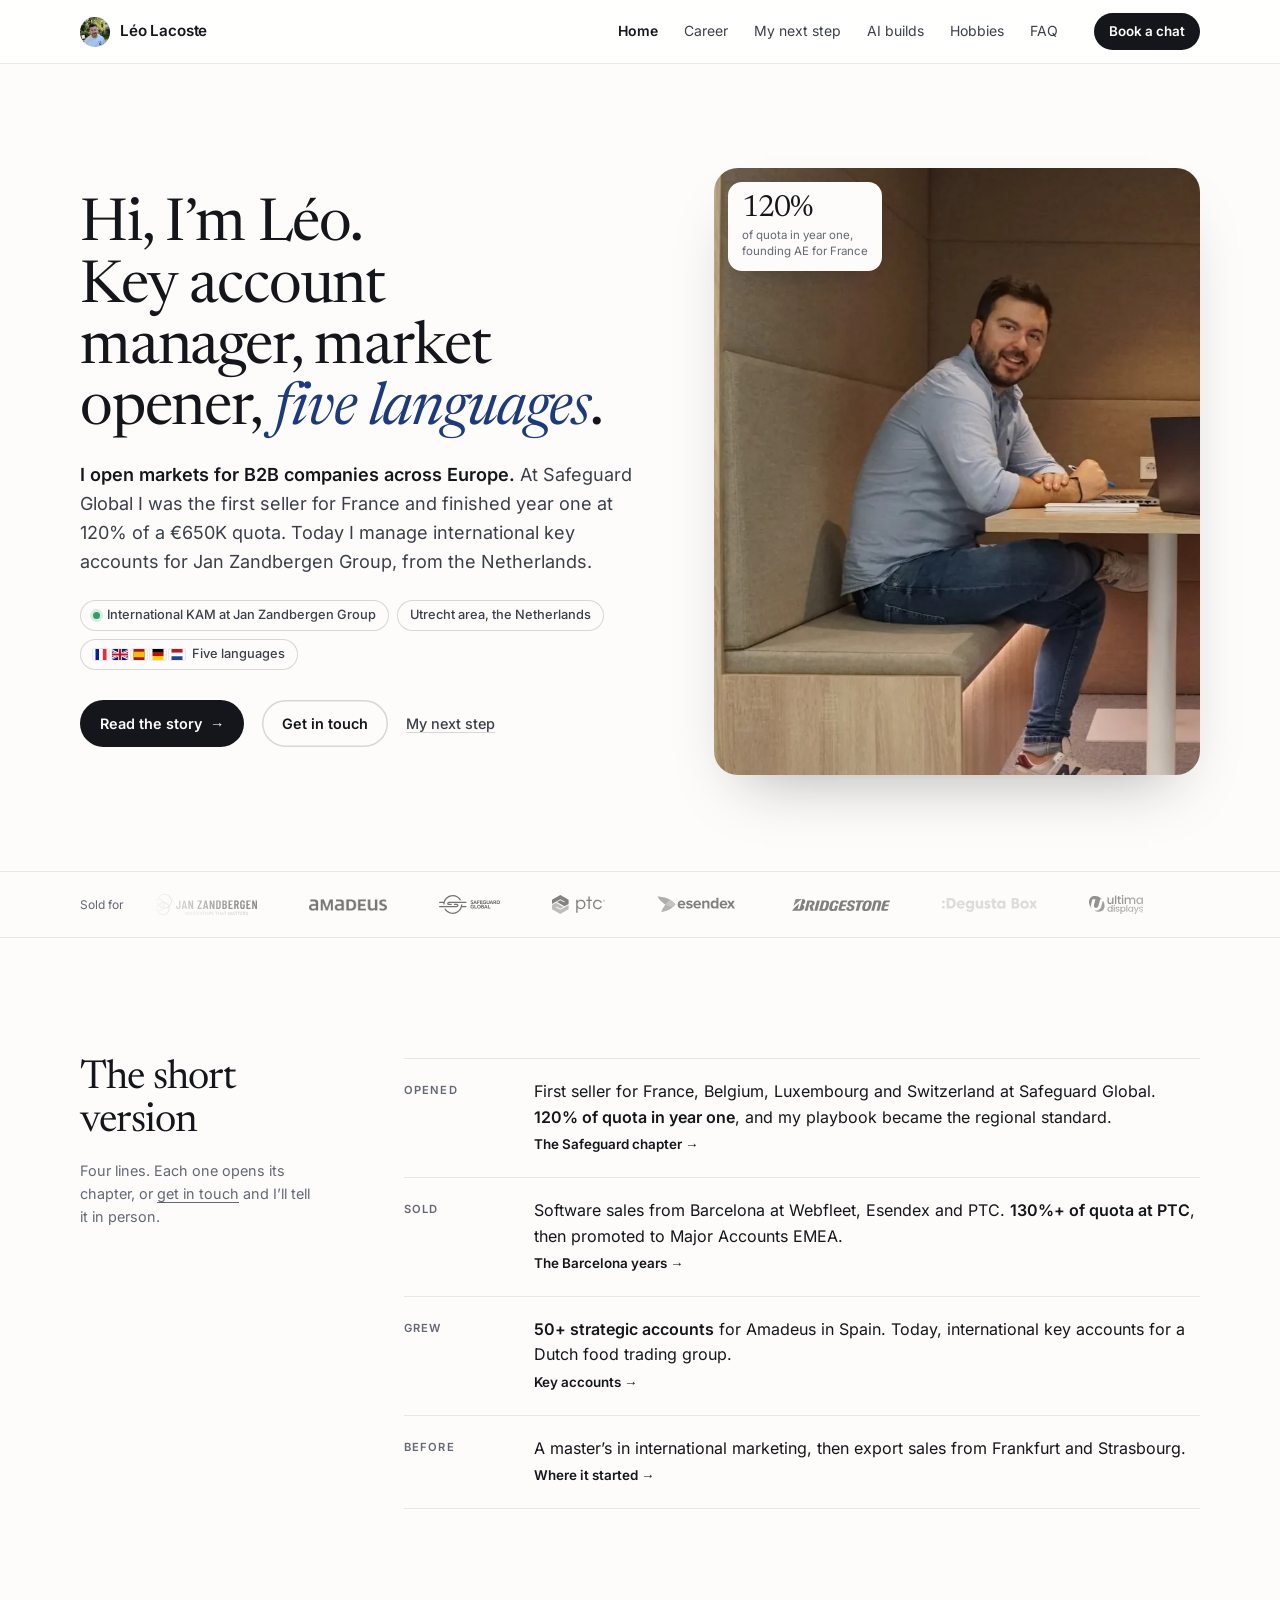
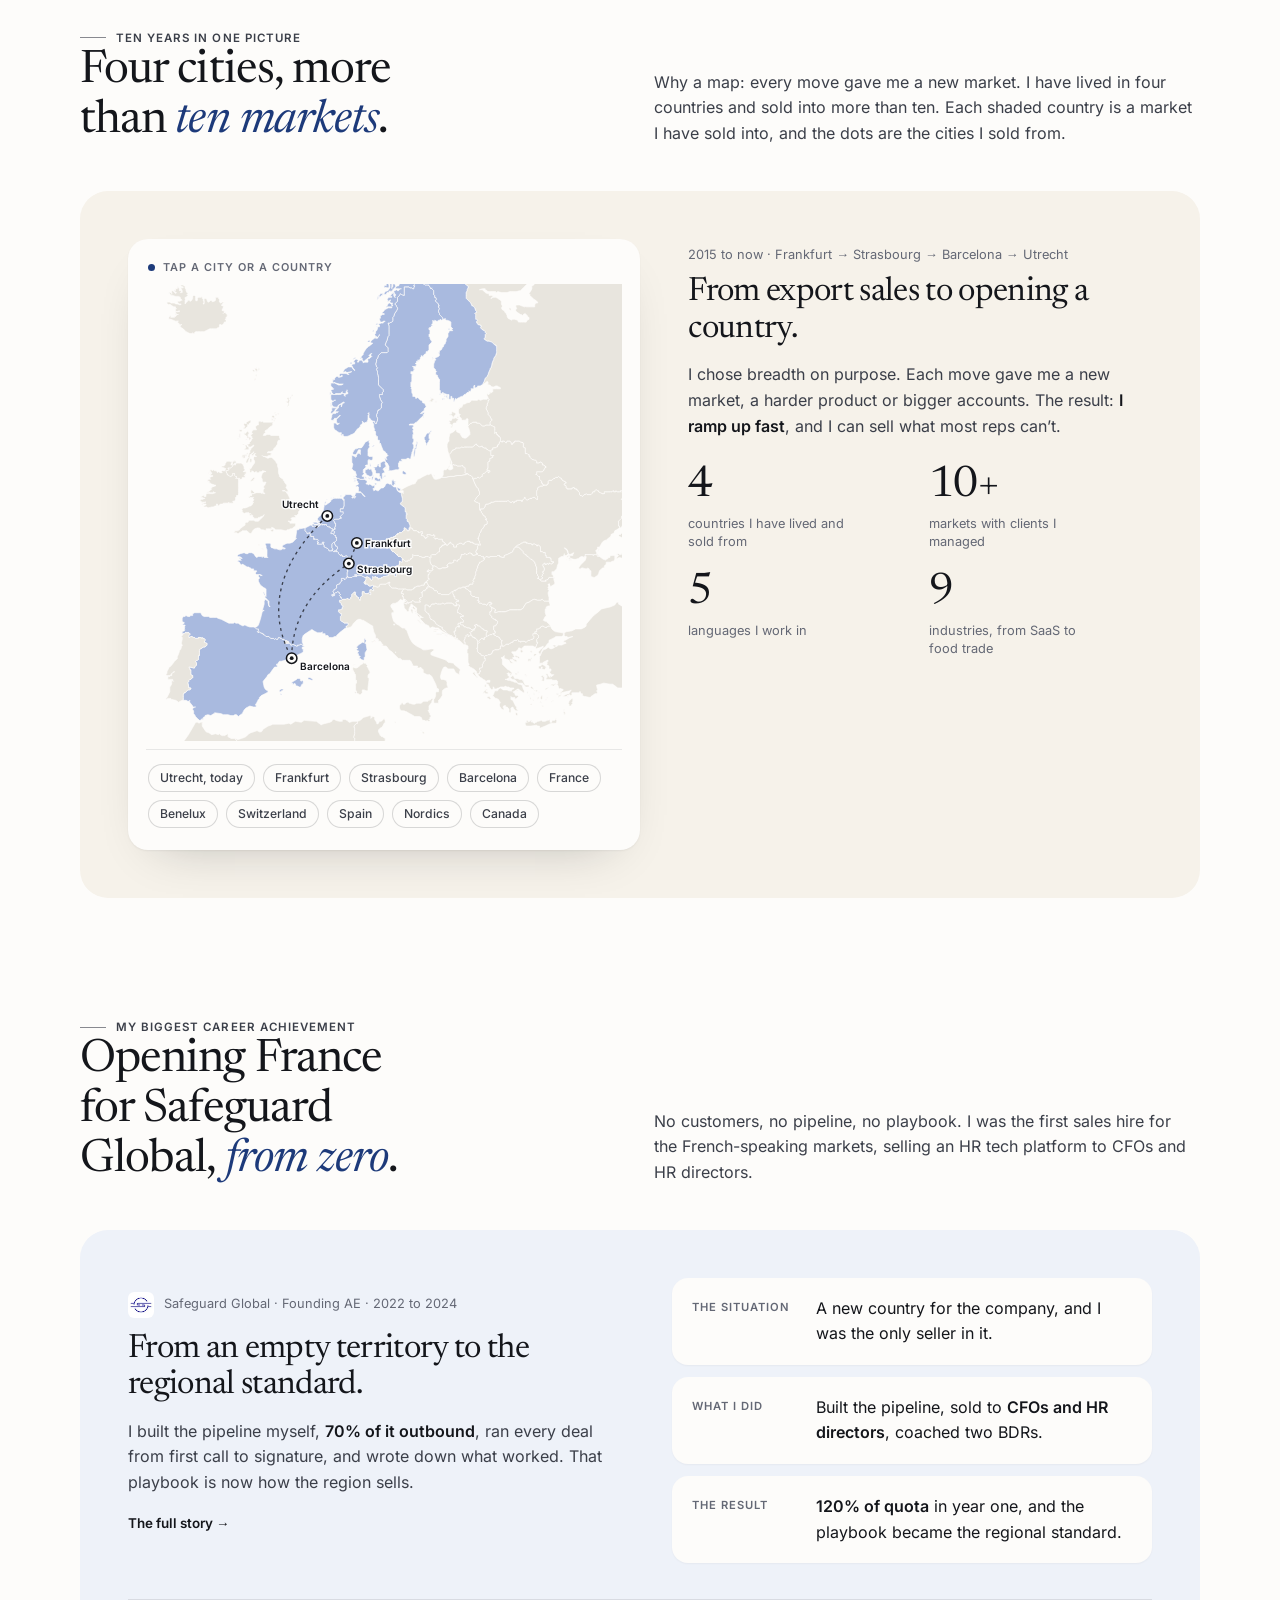
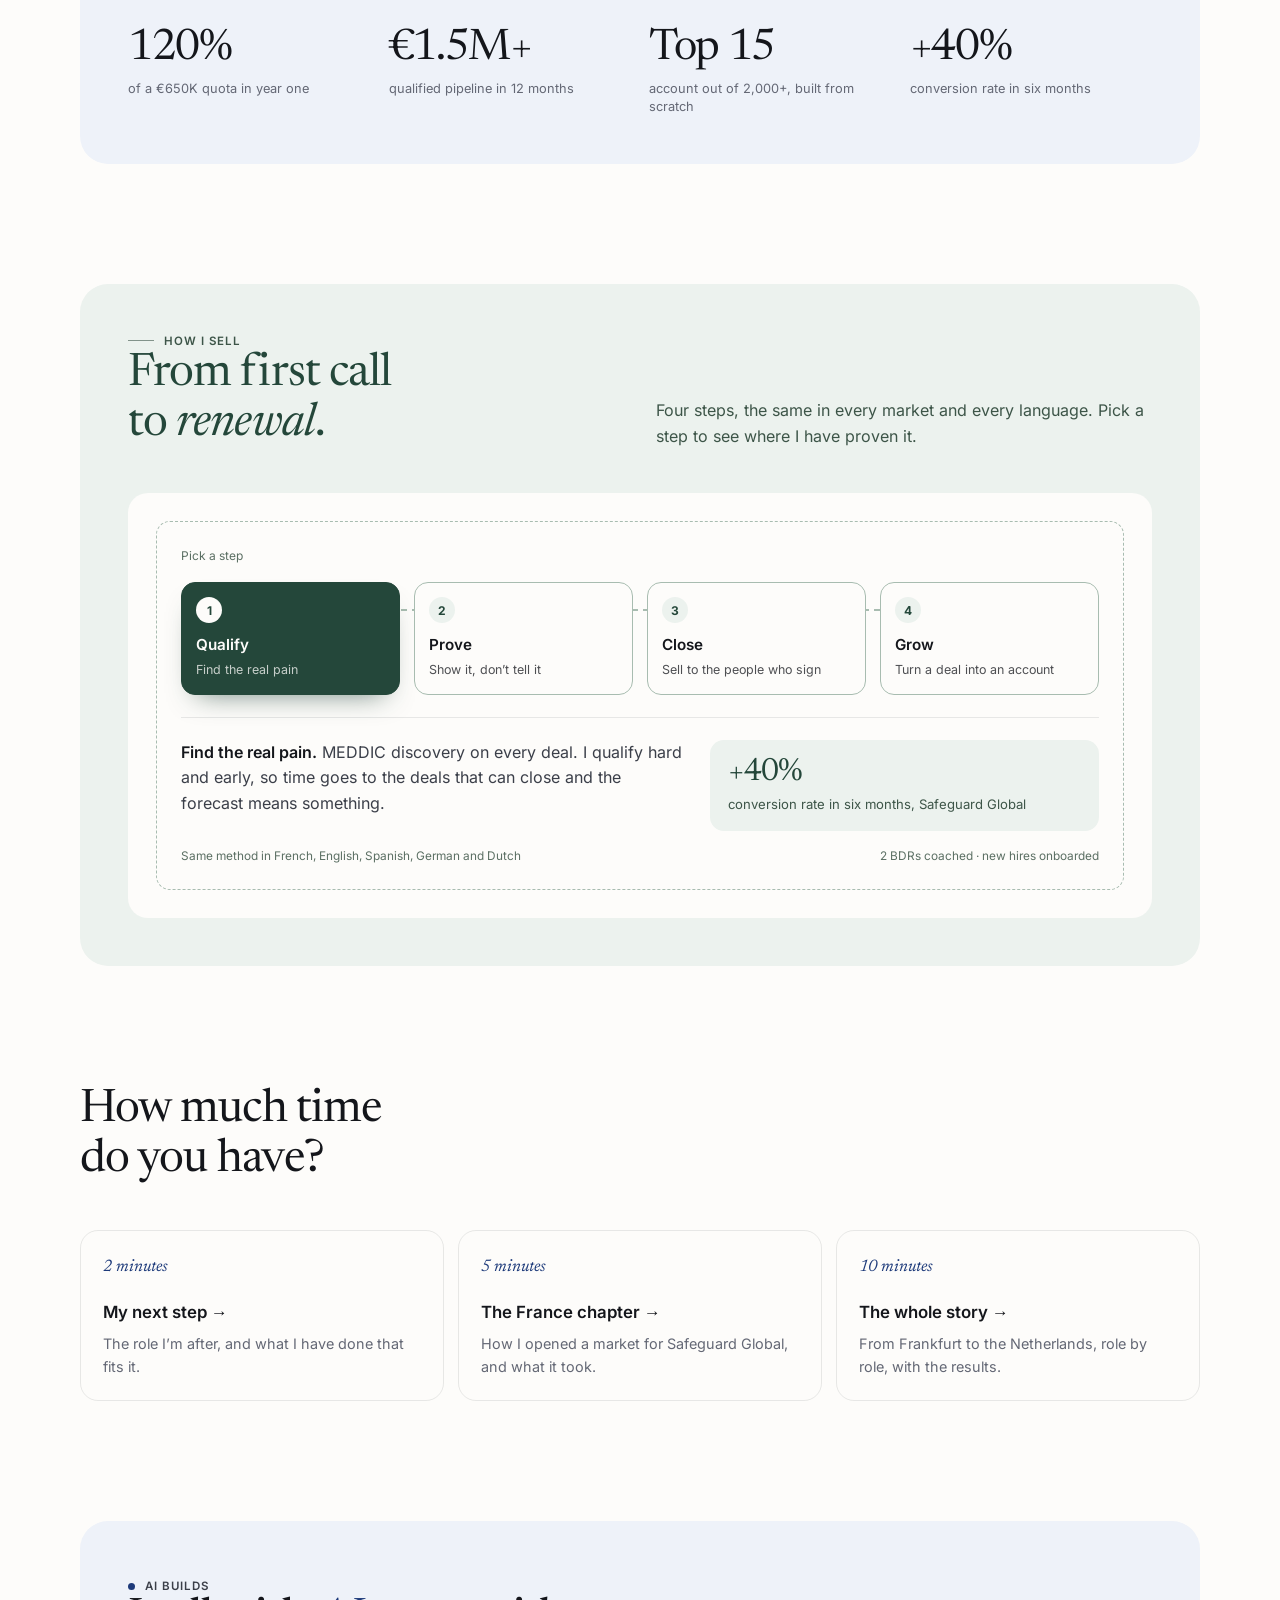
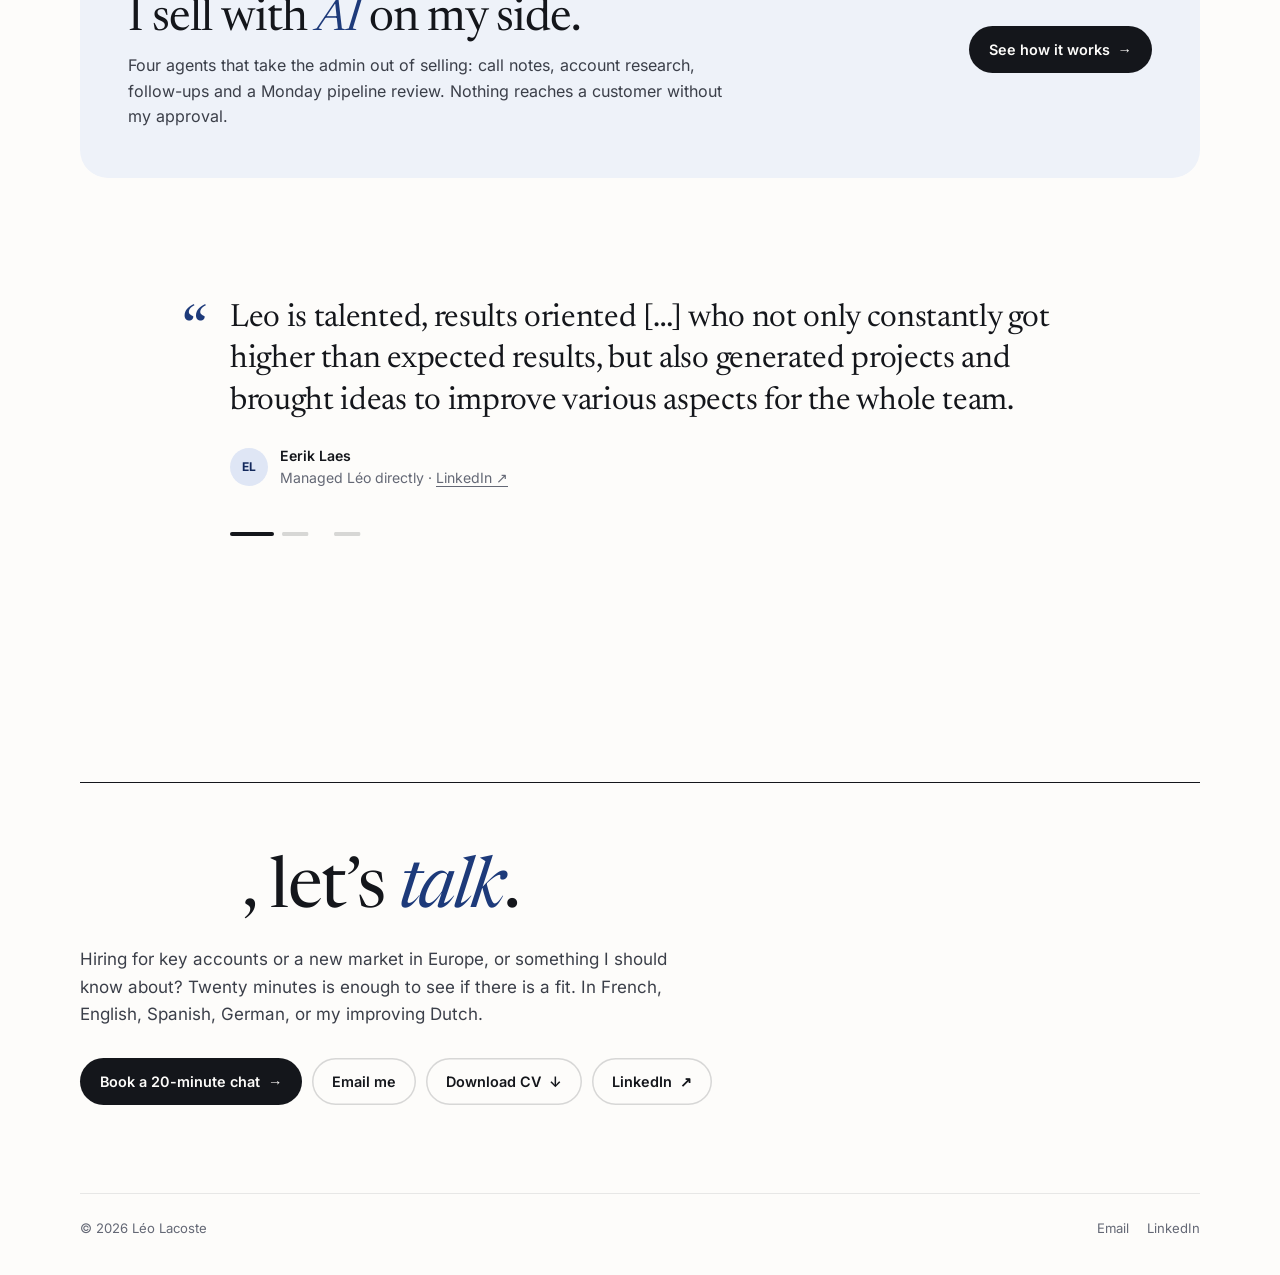
<file: index.html>
<!doctype html>
<html lang="en">
<head>
<meta charset="utf-8">
<meta name="viewport" content="width=device-width, initial-scale=1">
<title>Léo Lacoste · International key account manager</title>
<meta name="description" content="Léo Lacoste opens and grows B2B markets across Europe, in five languages. Founding AE for France at Safeguard Global, now international key accounts in the Netherlands.">
<meta name="robots" content="noindex, nofollow">
<meta name="theme-color" content="#ffffff">
<link rel="icon" href="img/leo-avatar.webp">
<link rel="preconnect" href="https://fonts.googleapis.com">
<link rel="preconnect" href="https://fonts.gstatic.com" crossorigin>
<link rel="stylesheet" href="https://fonts.googleapis.com/css2?family=Newsreader:ital,opsz,wght@0,6..72,400;1,6..72,400&display=swap">
<link rel="stylesheet" href="assets/style.css">
</head>
<body>
<a class="skip" href="#main">Skip to content</a>
<header class="top">
  <div class="wrap">
    <a class="brand" href="./"><img src="img/leo-avatar.webp" alt="" width="30" height="30"><span>Léo Lacoste</span></a>
    <button class="menu-btn" type="button" aria-expanded="false" aria-controls="main-nav">Menu</button>
    <nav class="nav" id="main-nav" aria-label="Main"><a href="./" aria-current="page">Home</a><a href="career">Career</a><a href="my-next-step">My next step</a><a href="ai-builds">AI builds</a><a href="hobbies">Hobbies</a><a href="faq">FAQ</a></nav>
    <a class="btn btn-dark btn-sm" href="book-a-chat">Book a chat</a>
  </div>
</header>
<main id="main">

<section class="hero" aria-labelledby="hero-h">
  <div class="wrap">
    <div>
      <h1 id="hero-h"><span class="hi">Hi, I’m Léo.</span>Key account manager, market opener, <em>five languages</em>.</h1>
      <p class="lead"><b>I open markets for B2B companies across Europe.</b> At Safeguard Global I was the first seller for France and finished year one at 120% of a €650K quota. Today I manage international key accounts for Jan Zandbergen Group, from the Netherlands.</p>
      <div class="pills">
        <span class="pill"><span class="live"></span>International KAM at Jan Zandbergen Group</span>
        <span class="pill">Utrecht area, the Netherlands</span>
        <span class="pill has-tip" tabindex="0"><span class="flags"><span class="flag"><svg viewBox="0 0 3 3" aria-hidden="true"><path fill="#002395" d="M0 0h1v3H0z"/><path fill="#fff" d="M1 0h1v3H1z"/><path fill="#ED2939" d="M2 0h1v3H2z"/></svg></span><span class="flag"><svg viewBox="15 0 30 30" aria-hidden="true"><clipPath id="gb2"><path d="M30 15h30v15zv15H0zH0V0zV0h30z"/></clipPath><path d="M0 0v30h60V0z" fill="#012169"/><path d="M0 0l60 30m0-30L0 30" stroke="#fff" stroke-width="6"/><path d="M0 0l60 30m0-30L0 30" clip-path="url(#gb2)" stroke="#C8102E" stroke-width="4"/><path d="M30 0v30M0 15h60" stroke="#fff" stroke-width="10"/><path d="M30 0v30M0 15h60" stroke="#C8102E" stroke-width="6"/></svg></span><span class="flag"><svg viewBox="0 0 4 4" aria-hidden="true"><path fill="#AA151B" d="M0 0h4v4H0z"/><path fill="#F1BF00" d="M0 1h4v2H0z"/></svg></span><span class="flag"><svg viewBox="0 0 3 3" aria-hidden="true"><path d="M0 0h3v1H0z"/><path fill="#DD0000" d="M0 1h3v1H0z"/><path fill="#FFCE00" d="M0 2h3v1H0z"/></svg></span><span class="flag"><svg viewBox="0 0 3 3" aria-hidden="true"><path fill="#AE1C28" d="M0 0h3v1H0z"/><path fill="#fff" d="M0 1h3v1H0z"/><path fill="#21468B" d="M0 2h3v1H0z"/></svg></span></span>Five languages
          <span class="tip" role="tooltip"><dl><dt>French</dt><dd>Native</dd><dt>English</dt><dd>Native</dd><dt>Spanish</dt><dd>Full professional</dd><dt>German</dt><dd>Working</dd><dt>Dutch</dt><dd>Learning</dd></dl></span></span>
      </div>
      <div class="cta">
        <a class="btn btn-dark" href="career">Read the story <span class="ar" aria-hidden="true">→</span></a>
        <a class="btn btn-soft" href="#contact">Get in touch</a>
        <a class="link" href="my-next-step">My next step</a>
      </div>
    </div>
    <div class="photo" data-photos>
      <img class="on" src="img/leo-meeting.webp" alt="Léo Lacoste at work, smiling at a table in a meeting booth" width="780" height="975">
      <img src="img/leo-portrait.webp" alt="Léo Lacoste" width="640" height="800">
      <!-- More photos: add <img src="img/..." alt=""> here. Missing files are skipped. -->
      <div class="kpi"><div class="num">120%</div><span>of quota in year one,<br>founding AE for France</span></div>
    </div>
  </div>
</section>

<section class="logos" aria-label="Companies I have sold for">
  <div class="wrap"><p>Sold for</p><div class="marquee"><ul><li><img src="img/wm/jzg.svg" alt="Jan Zandbergen" style="--h:21px"></li><li><img src="img/wm/amadeus.png" alt="Amadeus" style="--h:12px"></li><li><img src="img/wm/safeguard.svg" alt="Safeguard Global" style="--h:19px"></li><li><img src="img/wm/ptc.svg" alt="PTC" style="--h:19px"></li><li><img src="img/wm/esendex.svg" alt="Esendex" style="--h:17px"></li><li><img src="img/wm/bridgestone.svg" alt="Bridgestone" style="--h:12px"></li><li><img src="img/wm/degustabox.svg" alt="Degustabox" style="--h:14px"></li><li><img src="img/wm/ultima.svg" alt="Ultima Displays" style="--h:19px"></li><li><img src="img/wm/evernex.svg" alt="Evernex" style="--h:19px"></li></ul></div></div>
</section>

<section class="sec" aria-labelledby="short-h">
  <div class="wrap short">
    <div class="aside rv">
      <h2 id="short-h">The short version</h2>
      <p>Four lines. Each one opens its chapter, or <a href="#contact">get in touch</a> and I’ll tell it in person.</p>
    </div>
    <ul class="rows rv">
      <li><span class="k">Opened</span><div><p>First seller for France, Belgium, Luxembourg and Switzerland at Safeguard Global. <b>120% of quota in year one</b>, and my playbook became the regional standard.</p><a class="go" href="career#founding">The Safeguard chapter <span class="ar">→</span></a></div></li>
      <li><span class="k">Sold</span><div><p>Software sales from Barcelona at Webfleet, Esendex and PTC. <b>130%+ of quota at PTC</b>, then promoted to Major Accounts EMEA.</p><a class="go" href="career#software">The Barcelona years <span class="ar">→</span></a></div></li>
      <li><span class="k">Grew</span><div><p><b>50+ strategic accounts</b> for Amadeus in Spain. Today, international key accounts for a Dutch food trading group.</p><a class="go" href="career#accounts">Key accounts <span class="ar">→</span></a></div></li>
      <li><span class="k">Before</span><div><p>A master’s in international marketing, then export sales from Frankfurt and Strasbourg.</p><a class="go" href="career#export">Where it started <span class="ar">→</span></a></div></li>
    </ul>
  </div>
</section>

<section class="sec" style="padding-top:0" aria-labelledby="map-h">
  <div class="wrap">
    <div class="split rv">
      <div><p class="over">Ten years in one picture</p><h2 id="map-h">Four cities, more than <em>ten markets</em>.</h2></div>
      <p>Why a map: every move gave me a new market. I have lived in four countries and sold into more than ten. Each shaded country is a market I have sold into, and the dots are the cities I sold from.</p>
    </div>
    <div class="panel t-sand rv" data-map>
      <div class="mapgrid">
        <div class="mapcard">
          <p class="hint">Tap a city or a country</p>
          <svg class="map" viewBox="20 10 500 480" role="img" aria-label="Map of Europe. Shaded countries are markets Léo has sold into; dots are the four cities he has worked from.">
<g class="land"><path d="M282,397L282,397L282,397L282,396L282,396Z"/><path d="M143,288L143,289L143,289L143,289L142,288L141,288L141,287L143,288Z"/><path d="M139,284L139,285L138,284L138,284L139,283L139,284Z"/><path d="M133,216L131,217L131,217L130,217L130,217L130,216L131,215L132,214L133,213L133,213L134,213L134,213L134,215L133,215Z"/><path d="M142,254L141,254L139,255L138,255L137,256L136,256L134,256L132,254L132,253L131,252L131,253L129,253L128,252L129,252L130,251L128,251L128,250L128,250L126,250L126,250L125,250L123,251L121,249L121,249L121,248L121,247L120,247L121,246L122,245L124,245L127,244L129,243L130,243L131,242L132,241L132,240L133,239L132,239L132,238L132,238L133,237L133,236L132,235L132,235L133,234L132,234L131,234L129,234L128,235L128,235L128,234L128,233L129,233L130,232L131,232L131,231L132,230L133,230L136,229L136,229L137,229L138,229L139,229L140,229L142,230L142,228L142,228L143,230L144,230L145,230L145,230L144,230L144,229L143,229L143,227L143,226L144,225L144,224L144,224L143,223L144,222L144,221L145,221L145,220L146,218L146,218L145,218L144,218L144,218L143,218L142,217L142,215L141,213L141,212L142,209L144,207L146,207L146,207L143,206L142,206L141,207L140,207L140,207L139,207L139,208L138,208L137,208L137,208L136,208L136,207L136,207L135,207L135,207L134,208L133,207L131,206L131,206L131,207L130,208L129,207L129,205L129,205L129,204L129,203L130,204L131,202L133,199L134,198L134,197L134,196L134,196L133,194L133,193L133,192L134,191L134,191L136,191L135,191L134,189L134,189L135,188L135,188L134,188L133,189L133,190L132,190L132,190L132,190L131,190L131,191L131,191L131,190L131,189L131,188L132,188L133,186L133,187L131,188L130,189L130,189L129,189L129,190L129,192L129,192L127,197L126,198L126,198L126,198L125,198L125,197L125,197L125,196L126,194L127,193L127,193L128,192L128,192L128,192L128,192L127,191L128,188L129,187L129,185L130,184L130,183L131,182L132,181L132,181L133,180L133,179L133,179L130,181L129,181L128,181L127,181L127,180L127,179L126,179L126,178L126,178L127,178L128,178L129,177L128,176L129,176L130,175L131,173L132,172L131,171L131,170L130,169L130,168L130,168L131,168L131,167L132,167L132,167L131,166L131,166L131,165L132,164L132,163L133,163L135,163L135,163L135,163L136,163L136,163L135,161L135,160L135,159L136,159L136,158L136,158L136,158L138,158L138,158L138,157L138,157L138,156L138,156L138,155L138,154L139,154L139,154L140,154L141,154L141,154L141,155L141,155L142,154L143,154L143,155L145,155L147,155L149,155L151,155L152,155L153,155L154,155L153,156L153,157L153,158L153,158L152,159L152,159L150,160L147,163L145,164L145,164L145,165L145,165L146,166L145,166L144,167L143,169L144,169L145,169L147,168L149,168L150,168L151,169L152,169L152,169L153,169L158,169L159,169L160,170L160,171L161,173L161,173L160,174L159,174L158,176L158,176L158,177L158,178L156,181L154,183L154,184L153,185L152,185L151,186L149,186L148,186L148,187L147,187L148,187L149,187L150,187L152,188L151,189L151,190L149,190L147,191L146,191L146,191L145,191L143,191L142,190L143,191L144,191L148,193L148,193L150,192L152,192L155,195L156,196L157,198L158,199L158,200L158,201L159,204L159,208L160,211L160,212L161,213L164,215L164,216L165,217L166,219L167,220L168,222L168,222L167,223L167,224L168,225L169,227L169,229L169,229L169,228L168,228L168,228L167,228L166,227L165,227L164,227L163,227L164,227L166,227L169,231L170,233L171,235L170,237L169,237L168,238L168,239L169,240L170,240L170,240L171,240L172,239L172,238L173,238L174,239L175,239L176,239L178,240L179,240L181,242L182,243L182,245L182,246L181,248L180,249L180,251L180,251L179,252L178,253L177,253L177,253L177,253L176,253L177,254L177,255L176,255L175,255L174,255L172,256L173,257L173,257L173,258L172,259L171,259L170,259L170,259L169,259L170,259L170,259L171,260L171,261L173,261L174,261L176,261L177,261L177,262L177,262L177,264L177,264L174,266L173,267L173,267L171,267L170,268L169,268L168,268L167,269L166,269L162,268L160,268L157,268L156,268L155,267L154,266L153,266L152,265L152,267L151,267L150,267L149,267L147,267L146,267L146,268L146,269L146,269L146,269L143,268L143,268L142,268L141,268L140,267L139,266L138,266L137,266L134,267L133,268L132,269L131,271L130,272L129,272L128,271L127,270L126,269L126,269L126,269L125,269L124,269L123,269L121,269L120,270L118,271L118,271L117,272L116,272L115,271L114,271L113,271L113,271L112,271L113,270L113,269L116,269L118,268L119,267L119,266L120,266L120,266L121,265L124,263L124,262L124,261L125,260L127,260L128,258L128,258L131,258L133,258L135,259L136,259L137,259L138,259L140,257L141,256L142,255L143,254L144,252L143,253ZM133,228L133,228L134,229L134,229L133,230L132,230L131,230L131,230L130,230L130,228L130,227L131,226L132,227ZM158,147L158,147L158,146L159,146L160,146L159,147ZM172,130L171,131L171,129L172,128L172,128L172,128L172,128L172,128L172,129L172,129L172,130ZM170,130L170,131L170,131L171,132L171,132L171,131L171,132L170,135L170,135L170,136L170,136L170,138L169,138L169,139L169,139L168,139L169,137L169,136L169,135L169,135L168,135L168,135L168,135L168,134L168,134L167,134L167,134L167,134L167,133L167,133L168,133L169,133L169,131L168,131L168,130L168,130L168,130L169,129L169,129L170,129ZM174,126L174,127L173,128L173,128L173,128L173,128L173,127L173,127L173,126L173,126L173,126L174,126L174,126ZM153,153L153,153L152,153L152,152L152,151L152,151L152,151L152,151L153,152L153,152L153,152L153,153ZM155,154L155,154L154,154L154,153L155,152L155,153L155,153ZM154,150L154,150L155,150L155,150L156,151L156,151L156,152L156,152L155,152L155,151L153,151L153,151L153,151L153,150L153,150L153,150L152,150L152,150L152,150L152,149L152,149L153,148L153,148L154,148L155,149L155,149L155,149ZM157,148L156,148L156,148L156,147L156,146L155,146L155,145L155,145L156,145L156,146L157,147L157,147L157,147ZM122,179L121,179L121,179L122,178L123,178L123,178L123,179ZM131,197L130,197L129,197L129,196L129,194L129,194L129,194L130,193L130,193L131,194L131,194L131,195L131,197ZM128,184L124,184L123,184L123,183L124,183L124,183L125,181L124,180L124,180L124,179L124,179L125,179L126,179L126,179L126,180L127,181L128,181L128,182ZM124,189L124,191L124,192L124,192L123,193L122,193L122,193L122,193L122,192L122,192L122,191L122,191L122,191L121,192L120,192L120,192L121,191L121,190L121,190L121,190L122,189L122,189L122,190L123,189ZM125,191L125,191L124,191L124,191L124,190L124,190L124,189L126,189L125,188L125,188L126,188L127,187L127,187L127,187L127,188ZM130,155L128,157L128,157L128,158L126,158L127,158L127,159L127,159L127,159L126,160L125,161L124,162L123,162L123,162L122,162L122,162L122,162L122,161L123,161L123,160L124,160L124,160L123,159L122,159L123,159L123,158L123,158L123,158L123,158L122,157L123,157L123,156L123,156L123,156L123,156L124,156L124,157L125,156L125,157L125,157L125,155L125,155L126,155L127,154L129,153L130,153L130,153L130,154ZM125,174L125,175L125,174L125,174L124,173L125,173L126,173L126,174L126,174ZM128,167L128,168L127,168L127,169L127,170L128,170L128,170L129,171L131,171L131,171L131,172L130,172L130,173L128,174L128,174L128,174L128,174L128,171L127,172L126,171L126,171L126,170L125,169L123,168L123,167L123,167L123,167L124,166L124,167L124,167L125,166L125,166L124,166L125,166L126,165L127,164L127,165L127,165L128,166ZM120,163L121,164L120,165L119,165L118,164L118,163L118,163L118,163L119,163L119,163L120,163L120,163ZM118,171L118,171L118,171L118,170L117,170L118,169L118,168L118,167L119,167L119,167L119,171ZM117,173L116,173L116,173L116,172L116,172L117,172L117,172L117,172ZM118,214L117,214L117,214L117,215L116,214L115,214L115,214L114,214L115,213L115,212L114,212L114,212L113,211L113,211L113,210L113,209L113,209L112,209L111,209L111,210L111,210L111,211L111,211L109,212L109,212L109,212L109,212L108,212L107,211L107,211L105,210L105,209L105,209L104,207L104,206L104,206L105,206L107,205L107,205L107,205L107,204L106,204L106,203L106,203L107,203L107,203L108,203L108,203L109,203L109,203L110,202L110,202L111,201L111,200L111,200L113,199L113,200L114,200L114,199L115,198L116,198L116,198L117,198L119,198L120,198L121,199L122,199L122,200L123,202L123,204L124,205L124,206L123,206L122,207L122,207L123,207L124,207L125,207L125,208L125,209L125,210L125,211L125,210L125,210L124,209L124,209L124,210L123,211L124,211L124,212L124,213L123,213L122,213L121,213L121,214L120,215L120,215L119,215ZM154,269L154,269L153,270L153,270L153,270L152,270L150,268L150,268L150,268L152,268L152,267L154,268Z"/><path d="M518,266L517,266L514,268L514,268L512,269L511,272L510,272L508,273L508,274L507,276L506,276L505,277L504,278L503,279L502,279L500,280L499,281L496,286L496,289L495,289L495,290L494,291L494,291L495,288L496,288L496,287L495,286L494,286L494,288L493,289L492,290L493,292L493,293L494,294L496,296L495,296L494,296L493,294L492,294L490,294L490,295L488,294L487,294L486,294L485,294L483,294L481,294L481,295L481,296L480,296L480,297L478,296L477,296L475,297L474,298L471,299L469,299L466,298L465,298L464,299L463,298L464,298L464,298L465,297L465,297L465,296L463,296L462,297L461,296L460,296L462,296L463,295L466,295L468,295L468,294L469,292L469,292L467,293L465,294L464,293L463,293L463,292L463,291L462,289L461,288L460,287L459,287L460,288L461,289L462,290L463,293L463,294L462,294L461,295L459,295L459,293L459,294L458,296L458,296L456,296L453,298L453,299L453,301L453,302L453,303L452,305L452,305L451,309L450,310L449,311L448,312L447,312L446,312L446,313L446,314L446,315L447,315L448,318L448,319L448,318L447,318L445,318L443,318L442,320L440,321L440,321L439,321L439,321L439,321L440,322L440,322L439,322L436,322L435,322L433,320L434,320L434,320L436,319L436,319L436,318L436,318L435,317L435,317L436,316L436,315L437,314L436,312L437,312L438,310L438,309L438,308L437,307L437,306L436,305L436,305L437,304L438,303L438,303L439,303L439,305L439,305L439,305L440,304L440,304L441,304L441,304L441,303L442,304L442,304L443,304L443,303L443,303L444,303L445,304L445,304L447,303L447,302L448,302L445,301L445,300L445,298L444,298L444,297L442,297L440,297L440,296L440,296L440,295L439,295L439,294L439,293L439,292L439,292L438,292L438,292L437,292L436,291L435,291L434,291L434,290L434,290L434,289L434,288L434,287L434,286L433,285L432,284L432,284L431,284L431,285L430,285L430,284L428,283L427,283L426,283L426,284L425,284L425,283L425,283L424,283L424,283L424,283L423,282L422,283L422,283L421,282L421,282L420,282L419,282L419,281L417,281L416,281L416,281L416,281L415,282L415,282L414,282L413,283L411,284L410,284L410,284L408,286L408,286L408,286L407,287L406,288L406,289L405,290L405,291L403,292L401,293L399,294L396,295L396,297L395,297L394,297L394,297L391,296L391,295L390,295L389,295L388,296L387,296L386,296L386,296L385,296L382,296L382,296L382,296L382,296L380,297L377,296L377,296L377,296L376,297L375,298L375,298L375,298L374,298L374,297L374,297L374,296L373,296L373,296L373,296L373,296L372,296L371,295L370,295L369,295L369,295L368,294L368,294L368,294L368,293L368,293L368,293L367,293L366,291L367,289L368,288L368,286L368,285L368,285L369,284L369,283L369,283L370,284L371,284L371,283L371,283L371,283L370,282L370,282L370,281L370,281L370,280L369,279L369,277L368,277L369,276L370,273L370,272L371,271L372,268L373,267L374,266L375,264L375,263L378,262L378,262L378,261L378,260L378,259L377,258L377,257L376,257L377,257L377,257L377,256L377,256L377,256L376,255L376,254L374,253L373,251L372,250L372,250L372,249L372,249L371,248L371,248L371,246L371,246L372,246L372,246L373,246L374,246L374,246L375,245L376,243L376,242L377,241L378,241L379,241L379,241L381,240L382,240L382,239L384,239L387,238L388,238L390,238L393,238L394,238L394,238L395,238L397,238L399,238L400,237L400,237L402,239L402,239L403,239L404,239L405,238L406,239L406,240L406,240L406,240L407,239L407,238L407,238L408,238L409,238L409,237L410,237L411,237L412,237L413,237L414,237L414,238L415,238L415,238L415,237L416,236L416,236L417,235L417,235L417,235L417,234L418,234L418,235L419,236L420,237L420,237L421,236L422,236L423,235L425,235L426,234L427,234L428,234L428,234L429,235L430,236L431,236L431,235L431,234L431,234L431,233L430,232L430,231L430,230L430,229L430,228L430,227L431,226L431,224L432,223L433,223L433,223L434,222L436,222L438,221L438,221L439,221L440,221L440,221L441,221L441,220L442,220L442,217L442,217L442,217L443,216L444,216L445,216L446,216L448,214L449,214L450,213L452,213L453,212L453,212L454,213L456,214L457,216L461,218L461,218L461,219L460,219L459,220L459,220L459,221L460,221L461,222L461,223L461,224L462,224L462,224L462,225L462,225L462,225L464,225L465,225L466,225L467,225L467,224L468,224L469,223L469,224L470,224L470,225L471,225L471,225L472,225L472,225L472,225L472,226L473,226L474,228L474,228L474,228L475,229L475,230L475,230L475,231L476,232L477,232L478,233L478,233L479,232L480,231L481,231L482,230L483,231L483,231L484,231L484,231L486,231L486,231L487,231L487,231L488,230L489,228L491,228L491,228L491,227L492,226L493,226L494,227L495,227L495,228L497,229L499,230L501,230L501,230L501,230L501,229L501,228L501,228L502,228L504,228L505,228L505,228L507,228L508,228L509,228L510,227L510,227L511,227L511,228L512,228L513,228L513,227L515,228L517,228L518,228L518,227L519,227L519,227L520,227L520,228L520,229L521,230L521,230L522,231L522,232L521,233L521,234L520,235L519,236L520,236L521,237L522,237L523,237L523,237L523,237L523,238L521,238L521,239L521,239L521,240L522,241L523,241L523,241L524,242L525,243L525,243L525,244L525,244L525,244L526,244L526,244L526,245L526,246L526,248L526,249L527,250L527,251L526,251L524,252L522,253L521,253L519,254L519,254L519,256L518,257L517,258L516,259L516,260L516,261L516,262L516,262L516,263L516,263L516,264L517,264L517,264L517,264L517,264L517,265L517,265L517,266ZM466,299L467,300L466,300L463,300L462,300L461,299L461,299L462,299L462,300Z"/><path d="M430,399L427,401L427,400L427,399L428,398L429,398L430,399ZM560,408L559,408L559,408L559,410L559,412L560,413L560,414L560,417L560,417L560,417L559,418L560,420L559,421L559,422L559,423L558,423L556,423L555,423L556,422L554,420L552,418L553,417L554,414L555,412L554,411L554,410L553,410L552,409L551,411L550,412L549,412L549,413L549,414L548,415L547,416L544,416L541,416L539,416L538,416L537,417L534,420L533,425L532,426L530,429L528,430L527,430L524,432L522,433L521,434L518,434L515,434L514,433L511,431L510,430L507,430L501,429L500,429L497,430L493,431L493,432L494,436L493,437L494,439L494,439L493,440L492,440L491,440L490,441L487,443L486,444L481,443L480,443L478,442L478,440L477,440L476,439L476,438L475,438L475,439L474,439L472,439L469,439L467,439L467,441L466,442L465,442L465,442L465,441L462,442L461,443L459,443L458,443L458,442L459,442L460,441L463,440L464,440L465,438L466,437L466,436L465,437L460,438L456,439L456,440L455,440L455,438L455,438L456,438L458,436L457,435L455,435L455,434L454,435L453,434L453,433L452,431L450,431L450,431L452,430L452,427L451,426L450,426L448,426L447,426L446,425L444,425L444,425L443,425L443,425L441,425L440,425L440,424L440,423L441,423L441,422L440,420L439,419L440,419L441,419L442,420L442,421L443,422L443,422L444,423L444,422L444,421L445,422L446,422L448,420L448,420L447,420L446,420L445,419L444,418L444,418L443,417L444,417L445,416L445,414L445,414L444,414L444,414L443,414L443,413L443,412L443,411L441,410L440,409L441,409L441,407L442,406L442,405L441,405L437,407L436,408L434,408L433,408L433,407L433,406L433,403L433,401L434,400L435,397L437,394L440,393L441,392L443,391L443,392L443,392L445,393L448,392L448,392L449,391L447,390L447,389L449,389L450,389L450,389L450,390L450,391L450,391L453,389L457,389L458,388L461,387L461,387L460,386L459,386L459,386L458,386L459,384L460,384L465,381L468,380L468,380L468,380L463,381L462,380L460,380L459,379L459,379L459,377L459,376L459,376L461,375L467,374L471,372L477,372L481,370L482,369L482,367L487,361L489,359L491,357L495,354L498,351L498,351L507,349L512,347L514,344L516,344L516,345L516,345L516,346L518,347L519,348L522,348L525,346L526,345L527,345L529,348L531,349L532,349L533,349L534,348L534,347L536,347L538,347L539,348L543,347L547,346L549,347L554,346L556,345L558,343L560,341L560,408ZM445,369L445,370L446,372L448,374L450,375L457,376L458,376L458,377L458,378L458,379L456,380L451,380L450,380L449,381L447,382L445,383L443,384L443,386L441,388L439,391L437,392L435,396L434,399L433,399L433,400L433,399L433,398L432,397L432,396L433,395L434,394L436,392L437,390L435,391L432,392L431,392L430,393L429,392L429,391L429,391L429,391L430,389L430,388L431,387L431,387L431,386L430,386L430,385L430,385L430,383L432,381L432,381L432,380L432,379L431,378L431,378L430,377L430,377L429,377L428,377L428,376L428,376L428,375L430,375L430,374L430,374L430,373L430,372L431,372L432,372L433,371L434,371L434,370L436,369L436,369L437,369L438,370L439,370L440,371L440,370L441,370L442,369L442,369L443,369L443,369Z"/><path d="M231,520L231,518L230,516L229,514L229,512L229,511L230,510L232,508L233,506L235,505L236,504L237,504L238,502L238,501L238,500L239,497L239,496L240,494L239,493L239,491L239,489L239,488L239,487L238,486L238,485L239,482L239,480L239,477L239,477L239,476L238,475L238,475L238,475L239,473L240,472L241,471L242,471L242,470L242,469L245,468L247,466L248,465L255,463L255,463L256,463L256,464L256,465L256,466L257,465L257,465L257,464L258,464L259,464L260,465L260,467L262,470L262,471L263,472L264,471L265,469L267,469L269,467L270,466L271,468L271,469L271,470L270,471L268,475L266,476L265,477L264,478L264,480L265,482L266,484L267,485L268,485L271,487L271,488L271,490L271,492L272,493L270,496L269,498L267,501L266,503L262,506L261,507L260,508L260,509L260,511L261,514L263,515L265,516L268,516L268,517L268,518L270,518L271,518L271,517L273,517L274,520L231,520ZM274,500L273,501L273,500L274,499L274,499ZM271,515L271,515L270,516L270,516L269,515L269,515L268,515L268,513L269,513L271,513L272,514L272,514L272,514L272,515Z"/><path d="M560,414L560,413L559,412L559,410L559,408L559,408L560,408L560,414ZM560,435L560,435L560,432L559,431L559,431L558,430L556,428L555,424L555,423L555,423L556,423L558,423L559,423L559,422L559,421L560,420L559,418L560,417L560,417L560,435Z"/><path data-c="ch" d="M250,318L250,318L251,319L251,320L250,322L249,323L249,324L250,325L250,325L250,325L251,325L252,325L253,325L253,326L253,326L254,327L256,327L256,327L258,326L258,326L259,327L259,327L258,329L258,330L259,331L259,331L259,332L258,332L257,331L257,331L256,331L255,331L255,332L255,333L255,333L255,334L256,334L256,335L256,336L256,336L256,336L255,336L254,335L254,334L254,334L253,335L251,335L251,335L250,335L250,335L249,334L249,333L249,333L248,333L247,333L247,334L247,336L247,337L246,338L245,339L245,339L245,340L245,341L245,341L245,342L245,342L244,342L244,341L243,340L243,339L243,339L241,338L241,338L240,336L239,336L240,334L239,334L239,333L239,333L238,334L237,335L236,336L236,336L236,337L236,338L235,339L235,340L234,341L233,341L231,340L231,340L230,341L229,341L227,341L226,341L226,341L225,340L225,339L224,339L224,338L224,338L223,337L224,336L223,335L223,334L223,334L223,334L221,333L220,334L219,334L218,335L218,335L218,335L218,336L218,337L216,337L216,338L215,337L215,336L216,336L217,336L217,335L217,334L216,333L216,333L217,332L217,332L217,331L219,330L220,329L220,328L220,327L220,326L222,325L222,325L223,325L224,323L225,322L225,321L226,321L226,321L226,321L225,320L225,320L225,319L226,319L227,319L227,319L227,319L228,319L228,320L229,320L230,319L230,318L230,318L232,317L232,318L234,318L236,318L237,317L238,317L239,317L239,317L240,317L240,317L241,317L241,317L241,316L240,316L239,316L239,316L239,316L239,315L240,315L241,315L241,315L242,316L242,316L243,316L243,316L243,316L243,316L244,316L246,316L246,316L248,317Z"/><path data-c="se" d="M319,166L318,167L318,168L317,168L317,168L317,172L318,173L318,173L318,173L317,174L317,175L316,176L316,176L315,178L315,179L314,180L314,180L314,179L314,178L314,177L313,176L313,175L313,174L312,173L312,171L313,170L313,170L314,168L315,167L316,166L317,167L317,166L317,165L318,166ZM302,191L302,191L301,191L301,191L301,188L301,187L302,182L303,182L303,179L304,178L304,177L304,176L304,175L305,176L305,176L305,176L305,177L305,177L304,181L304,183L303,183ZM260,155L261,157L261,157L262,156L262,155L263,153L263,151L262,149L262,147L262,147L263,145L263,144L263,143L264,143L264,142L265,142L266,141L267,140L267,139L267,137L267,136L267,136L268,134L267,133L266,131L265,128L265,127L265,126L266,126L268,126L268,126L268,125L268,124L269,123L269,122L269,121L268,120L267,119L266,118L265,117L264,116L264,113L264,110L264,109L264,108L263,104L263,103L263,102L262,100L262,99L262,99L263,98L262,97L262,97L261,94L262,91L262,89L263,88L264,85L265,84L265,84L266,83L267,82L268,82L269,82L271,82L273,82L273,82L274,81L274,80L274,79L274,77L273,76L272,75L271,74L272,71L273,69L274,65L275,64L275,63L275,58L275,57L275,56L275,55L275,54L274,51L276,51L277,50L278,50L279,49L279,48L279,45L280,44L281,41L283,38L284,36L284,36L284,35L283,34L283,33L281,31L282,30L282,30L283,29L284,28L284,28L284,24L286,22L287,20L288,21L291,22L291,20L291,19L291,18L291,17L291,14L291,13L291,13L292,13L294,13L295,13L296,13L297,14L299,14L300,15L301,15L301,14L302,12L301,12L301,11L302,10L302,8L302,7L302,6L301,6L300,5L302,4L303,4L304,4L304,5L305,5L305,6L306,6L307,7L308,8L308,8L309,9L310,9L311,10L312,10L313,11L314,11L316,11L317,11L317,12L318,13L319,15L320,14L320,15L321,16L322,17L322,17L322,18L322,19L322,21L323,22L323,22L323,23L323,23L323,24L323,24L323,24L323,24L324,24L324,24L325,26L325,26L324,27L324,27L324,28L325,29L325,29L326,30L327,31L327,32L327,32L328,33L327,33L327,34L328,36L328,36L327,38L327,38L327,39L327,39L328,41L328,41L328,42L328,42L329,43L330,44L331,45L332,47L330,48L329,47L328,48L327,48L326,49L326,49L326,49L325,49L323,48L323,49L322,49L322,49L321,48L321,49L321,50L321,50L321,51L321,52L321,52L320,52L320,53L320,53L321,53L320,54L319,54L319,54L320,55L320,55L319,55L318,56L318,56L317,56L317,57L318,57L318,57L318,57L318,58L318,58L317,57L317,57L317,58L318,58L318,59L318,59L318,60L318,62L317,63L317,64L317,65L317,65L318,66L318,67L319,69L320,70L320,70L320,71L319,72L317,74L317,79L316,80L315,81L314,81L314,83L312,84L311,85L311,86L310,86L310,86L309,85L309,86L310,87L309,86L308,87L308,88L307,90L306,90L305,90L306,90L306,90L306,91L305,91L305,91L304,91L304,92L304,93L303,93L303,93L303,94L304,94L304,94L304,95L304,95L303,96L303,97L302,97L302,97L302,97L302,96L301,97L300,96L300,96L300,97L301,97L301,98L301,99L301,99L301,99L302,99L302,100L301,100L301,101L300,102L299,102L299,102L299,102L298,102L298,102L298,103L298,104L299,105L300,105L299,106L299,107L299,109L299,109L299,111L299,112L299,113L300,113L299,113L298,113L298,114L298,115L298,116L298,117L298,118L298,118L299,119L298,120L299,120L299,121L299,124L299,124L300,126L300,127L300,128L301,128L302,128L302,128L302,128L303,129L303,130L304,130L305,129L305,129L306,130L307,131L308,132L309,132L310,133L310,134L311,135L312,135L313,136L313,136L313,137L314,138L314,139L313,140L312,141L312,142L312,143L310,144L310,144L310,145L309,145L309,145L308,146L308,146L309,146L309,146L310,146L310,145L311,145L311,145L311,145L312,145L312,146L312,146L311,147L311,148L311,149L310,149L309,150L308,151L307,152L307,152L306,153L305,154L304,155L302,156L302,157L299,157L297,157L296,158L297,158L297,158L298,158L300,158L300,158L301,159L301,160L300,160L300,162L301,163L300,164L301,168L300,168L300,169L300,170L300,172L301,173L301,174L301,175L300,177L300,178L301,179L301,180L301,182L300,184L300,185L299,187L299,188L298,192L298,193L297,194L296,193L295,193L294,193L293,194L291,194L289,194L288,194L289,196L288,196L287,196L286,196L286,197L285,198L285,199L285,200L285,202L286,203L285,205L284,205L282,205L278,206L274,206L275,205L275,204L275,203L275,202L275,201L274,200L274,199L271,196L271,194L270,193L271,193L272,194L273,194L273,194L272,193L272,192L272,191L273,191L273,191L274,190L273,189L273,188L272,188L271,186L269,185L267,180L266,177L265,178L265,176L265,175L265,174L264,174L263,173L263,170L262,170L261,168L261,165L260,164L259,164L259,164L260,163L259,160L259,157L259,157L258,156L258,155L259,154L259,154ZM319,165L319,166L319,166L318,165L319,164L320,164L320,164ZM311,150L311,150L311,150L311,150L311,149L312,149L312,149ZM312,144L312,144L311,144L312,144L312,143L312,143L312,143L312,143L312,144Z"/><path data-c="es" d="M163,441L163,441L162,441L161,441L161,440L162,440L162,439L162,440L163,441ZM182,426L183,427L184,426L185,427L185,427L185,428L185,429L184,430L183,431L183,432L182,433L181,433L179,432L178,432L177,431L177,430L177,430L176,429L175,430L174,430L174,429L173,429L173,429L173,428L178,425L179,424L182,424L183,424L182,424L182,425L182,425L182,425L182,426ZM194,426L194,426L191,425L190,424L190,424L190,423L190,423L192,423L194,424L195,425L195,426ZM162,437L162,438L160,438L160,437L160,436L161,436L161,436L161,435L164,435L164,435L164,436L163,437ZM135,370L134,370L135,371L135,371L136,372L137,372L138,372L138,373L138,373L138,374L137,375L137,375L137,375L138,376L138,376L138,376L138,375L139,375L139,375L139,375L139,375L140,376L143,377L143,378L144,378L144,378L146,380L146,380L147,380L148,380L148,380L149,380L149,380L150,381L150,381L151,382L151,382L154,382L154,382L155,383L156,382L157,383L158,383L158,383L159,381L159,381L159,381L160,381L162,382L163,383L164,383L165,383L166,384L167,385L166,386L166,386L166,386L166,387L167,387L167,387L167,387L168,387L169,387L169,387L171,387L172,388L172,388L172,389L173,389L173,389L174,388L176,389L178,390L179,390L179,389L179,389L180,389L180,389L181,389L182,388L182,388L183,388L184,389L185,389L185,390L186,390L186,391L185,391L184,391L184,393L184,393L185,393L185,394L185,396L184,397L182,398L174,402L173,404L172,404L166,405L162,406L160,406L158,409L157,409L157,410L158,411L158,412L156,412L156,412L155,412L155,412L152,416L150,419L148,420L147,422L143,427L143,428L144,433L145,435L146,436L148,437L148,438L147,439L145,440L141,442L139,444L139,445L138,446L137,448L136,450L136,450L135,451L135,452L136,453L135,454L135,454L133,454L129,453L125,455L123,457L121,461L118,463L117,464L116,463L115,462L113,462L112,463L111,463L109,463L106,462L105,462L103,462L101,462L99,461L92,460L92,461L91,461L88,463L85,462L82,463L82,464L80,465L80,467L79,467L79,466L79,466L78,467L77,468L76,468L74,466L73,465L72,464L71,462L70,461L70,459L70,459L70,458L69,457L69,456L70,454L71,454L72,454L71,454L70,455L69,453L65,448L66,448L66,447L65,448L64,448L62,447L59,447L59,444L59,442L59,441L60,439L61,439L63,437L64,436L65,436L66,436L67,435L67,434L67,434L65,434L64,429L64,429L64,428L65,427L65,426L66,425L67,425L68,424L69,423L69,422L69,421L67,420L67,417L67,415L66,415L66,414L65,412L65,412L66,412L70,413L71,413L71,412L72,411L73,410L73,408L73,408L72,406L72,406L72,406L73,405L74,405L75,404L75,404L75,403L75,403L75,402L75,400L76,400L76,398L76,397L76,395L76,394L76,394L77,393L79,392L80,391L82,391L83,390L84,389L84,389L84,388L84,388L84,387L83,387L82,386L81,386L81,386L82,384L82,383L82,383L81,382L80,382L80,382L79,381L79,382L77,381L76,381L76,381L76,381L75,381L75,381L75,382L74,382L73,382L72,382L71,381L71,381L70,381L68,380L68,380L67,380L66,381L65,381L65,380L65,380L65,379L65,379L66,378L66,378L66,377L65,376L65,376L65,376L64,376L62,376L61,376L60,377L59,377L58,377L58,377L58,375L60,374L61,373L61,373L60,373L60,372L60,372L61,371L61,371L60,370L61,369L61,368L61,368L59,368L58,368L59,367L60,366L60,365L59,365L58,364L58,363L58,362L58,361L59,359L60,359L61,359L62,358L64,359L66,359L67,358L68,358L69,358L69,357L69,356L69,356L71,355L72,355L74,355L76,355L77,355L77,355L78,356L79,358L81,359L83,359L86,359L87,360L90,360L91,360L94,360L96,361L99,362L101,363L107,366L109,366L112,366L113,365L114,366L116,366L117,366L118,367L122,369L123,368L124,368L126,369L129,370L130,370L132,370L134,370Z"/><path d="M369,283L369,284L368,285L368,285L368,286L368,288L367,289L366,291L367,293L367,294L364,295L363,295L363,294L362,294L362,294L362,293L361,293L361,293L360,292L359,293L358,293L357,294L356,294L355,293L353,294L351,294L351,295L350,298L349,299L347,300L347,301L346,301L345,300L344,300L343,300L343,301L343,302L341,303L338,303L337,304L336,305L336,306L337,306L337,307L337,307L334,308L331,308L329,309L327,309L326,308L325,307L323,306L323,306L323,306L322,306L321,306L321,306L320,305L319,304L318,301L318,300L318,299L318,299L318,298L318,298L319,297L319,295L320,294L320,294L321,294L323,294L324,294L325,293L326,292L326,292L327,291L327,291L328,291L328,290L328,289L328,289L328,288L328,287L330,286L330,286L330,285L331,285L331,284L332,284L333,284L333,283L334,283L334,283L335,283L335,284L335,284L337,284L338,282L338,282L339,282L339,281L340,281L340,282L341,283L341,283L341,283L342,283L342,283L343,284L343,284L343,285L343,286L343,286L343,286L344,286L344,286L346,286L346,285L346,284L347,283L348,283L348,283L348,283L349,282L349,282L350,282L350,282L351,282L352,283L353,283L354,283L354,282L355,281L355,281L356,281L357,280L360,280L360,281L362,281L363,281L363,282L364,282L365,283L368,283Z"/><path d="M318,328L317,328L316,328L316,328L315,328L315,329L315,330L315,330L314,330L314,330L313,331L313,332L312,332L311,332L310,333L310,333L310,334L309,334L309,334L310,335L310,336L310,337L310,338L310,338L309,339L307,340L307,340L308,341L308,341L307,342L307,342L307,343L308,343L308,344L307,344L306,344L304,344L303,344L303,344L302,344L302,344L301,343L300,342L300,342L300,342L300,342L299,343L299,344L298,344L297,344L296,345L295,345L295,344L294,344L294,345L294,345L294,346L291,345L290,345L291,344L292,343L292,343L293,343L293,343L293,342L292,341L291,341L290,340L290,340L290,338L290,338L289,338L289,338L289,338L289,337L290,336L290,336L290,335L290,335L289,335L289,335L288,335L288,335L288,335L288,334L288,333L289,333L289,332L290,331L290,331L291,330L291,330L292,330L293,330L294,331L294,331L296,331L298,331L298,331L298,331L299,331L299,331L299,331L300,330L301,330L301,329L302,329L302,328L303,328L303,328L305,327L307,327L308,327L309,326L310,326L310,326L312,326L312,326L312,326L312,324L313,324L313,323L315,323L315,324L315,324L316,325L316,325L316,326L316,326L317,327L318,328Z"/><path d="M384,350L383,350L383,351L383,351L383,352L382,354L381,354L381,354L381,356L381,357L382,358L382,358L382,358L383,359L383,360L384,361L386,362L387,362L387,363L388,363L389,364L389,365L389,365L389,366L388,367L388,367L387,369L386,369L385,369L385,370L385,371L385,371L385,372L385,373L386,374L386,375L387,375L387,375L386,377L386,377L385,378L385,377L384,377L384,377L383,378L382,378L381,378L381,378L380,379L380,379L379,379L378,380L377,380L377,380L377,379L377,379L377,378L377,377L378,375L378,374L378,374L378,374L377,374L374,373L374,372L373,372L372,371L372,371L371,370L370,369L369,369L368,369L368,368L367,368L367,368L367,367L367,367L366,368L365,368L365,369L366,369L366,370L366,370L366,371L364,372L364,373L365,373L364,373L363,374L363,374L363,373L362,373L361,372L359,371L358,371L357,371L356,370L355,370L354,370L353,368L351,368L350,367L350,367L350,366L350,366L350,365L351,365L351,365L352,365L352,365L353,365L353,364L353,363L351,361L350,360L350,360L350,360L350,359L350,359L352,359L353,359L353,359L353,358L352,358L351,357L350,356L349,356L348,355L348,355L347,355L347,354L347,353L347,352L348,351L348,350L349,348L349,347L349,347L348,347L347,347L346,347L346,348L345,348L345,347L345,347L345,347L346,347L346,347L346,346L345,344L346,343L346,343L346,343L347,343L348,343L348,343L348,343L348,342L348,342L348,342L348,342L347,342L345,341L344,340L344,339L344,339L344,338L344,338L343,338L343,338L343,337L342,335L342,334L342,334L342,333L342,333L342,333L343,332L343,332L343,332L344,331L344,332L345,332L345,331L346,331L346,331L347,330L347,330L348,329L348,329L349,329L351,329L352,328L354,328L354,328L355,328L355,329L356,330L357,330L358,331L358,331L359,332L360,333L360,333L360,333L360,332L361,333L361,333L361,334L361,335L361,335L361,336L361,336L361,336L361,336L362,337L363,338L364,338L365,338L365,338L366,339L368,339L368,339L369,339L369,340L369,340L369,340L369,341L369,341L368,342L368,342L368,342L368,342L368,342L369,342L369,343L370,343L370,343L370,343L369,344L369,344L369,344L369,344L370,345L371,345L372,345L373,346L374,346L376,346L377,347L378,347L379,345L380,344L382,344L383,345L383,345L383,346L382,346L381,346L381,347L381,348L381,348L382,349L383,349L383,349L383,350Z"/><path d="M281,368L280,368L280,368L280,367L281,367L281,367Z"/><path d="M560,302L559,303L557,303L556,304L555,304L555,306L555,307L553,306L549,305L546,303L538,301L537,301L534,301L532,301L528,299L527,300L525,300L524,300L523,300L523,300L521,298L520,298L517,297L514,298L514,298L514,297L516,295L516,295L515,294L514,294L514,294L514,293L515,293L516,293L517,294L519,294L519,293L522,291L522,290L522,289L521,289L521,289L521,288L521,287L521,284L521,281L522,281L522,281L523,281L523,282L523,281L523,279L524,279L525,279L526,278L523,277L520,276L519,276L519,276L517,275L516,274L517,273L518,273L519,272L520,271L521,271L523,271L522,270L521,269L523,267L524,266L526,264L527,263L527,262L527,262L526,261L525,260L524,261L523,262L521,264L520,264L521,263L521,262L522,262L520,263L520,264L518,266L517,266L517,265L517,265L517,264L517,264L517,264L517,264L516,264L516,263L516,263L516,262L516,262L516,261L516,260L516,259L517,258L518,257L519,256L519,254L519,254L521,253L522,253L524,252L526,251L527,251L527,250L526,249L526,248L526,246L526,245L526,244L526,244L525,244L525,244L525,244L525,243L525,243L524,242L523,241L523,241L522,241L521,240L521,239L521,239L521,238L523,238L523,237L523,237L523,237L522,237L521,237L520,236L519,236L520,235L521,234L521,233L522,232L522,231L521,230L521,230L520,229L520,228L520,227L519,227L519,227L518,227L518,228L517,228L515,228L513,227L513,228L512,228L511,228L511,227L510,227L510,227L509,228L508,228L507,228L505,228L505,228L504,228L502,228L501,228L501,228L501,229L501,230L501,230L501,230L499,230L497,229L495,228L495,227L494,227L493,226L492,226L491,227L491,228L491,228L489,228L488,230L487,231L487,231L486,231L486,231L484,231L484,231L483,231L483,231L482,230L481,231L480,231L479,232L478,233L478,233L477,232L476,232L475,231L475,230L475,230L475,229L474,228L474,228L474,228L473,226L472,226L472,225L472,225L472,225L471,225L471,225L470,225L470,224L469,224L469,223L468,224L467,224L467,225L466,225L465,225L464,225L462,225L462,225L462,225L462,224L462,224L461,224L461,223L461,222L460,221L459,221L459,220L459,220L460,219L461,219L461,218L461,218L457,216L456,214L454,213L453,212L453,212L452,213L450,213L449,214L448,214L446,216L445,216L444,216L443,216L442,217L442,217L442,217L442,220L441,220L441,221L440,221L440,221L439,221L438,221L438,221L437,221L436,220L436,219L435,219L435,219L435,217L434,216L434,216L433,215L433,214L433,213L433,213L433,212L432,212L431,211L430,210L429,210L430,209L430,208L430,208L430,207L431,207L432,207L433,207L433,207L434,207L436,207L436,207L437,206L438,204L438,204L439,203L439,202L440,202L439,202L439,201L439,201L437,200L436,200L436,199L436,199L436,198L434,197L432,198L431,198L430,198L430,198L430,196L430,196L429,195L429,195L428,195L425,194L424,193L423,192L423,191L422,191L422,191L422,189L422,189L421,189L420,188L418,188L418,187L418,187L418,186L418,185L418,184L418,183L418,182L417,182L416,181L416,181L416,180L416,180L416,179L416,177L416,177L415,176L415,176L415,177L414,176L413,176L413,176L413,176L412,175L411,175L409,175L408,175L407,175L407,176L406,176L406,177L405,177L405,177L404,179L404,178L403,177L403,177L403,176L403,176L402,175L402,175L400,175L400,175L399,175L398,177L398,177L397,176L396,175L396,175L394,175L394,175L394,176L394,176L392,175L392,175L392,174L392,173L392,172L391,170L390,170L390,169L389,169L389,168L388,168L388,166L387,166L387,166L386,167L386,167L386,165L386,164L386,162L386,162L386,162L386,161L386,160L385,160L384,159L383,159L382,158L382,158L381,158L381,158L381,157L381,156L381,155L382,154L382,154L383,153L383,153L383,152L383,152L383,152L382,152L382,151L381,149L380,148L379,147L379,147L379,146L379,145L377,141L377,140L377,140L377,139L378,138L378,136L379,134L379,133L379,132L379,132L379,132L380,132L380,131L380,131L380,131L379,130L379,130L379,129L378,127L378,126L378,126L378,125L379,126L380,126L381,125L380,124L381,124L381,124L383,124L383,124L384,123L384,123L384,122L384,121L384,120L388,120L392,120L392,120L392,119L391,118L390,118L389,117L388,117L387,117L385,118L383,118L381,116L380,116L378,115L378,114L379,115L379,114L379,113L378,112L378,112L376,114L373,116L375,112L376,109L376,109L377,108L377,108L378,107L379,105L380,102L381,100L381,99L382,98L383,95L383,94L384,91L385,89L385,88L387,85L388,82L388,81L388,79L388,78L388,76L388,75L387,75L387,74L386,74L385,73L384,72L383,71L380,70L378,70L375,68L375,67L375,67L376,66L376,63L377,62L376,61L376,60L376,60L375,59L375,59L373,58L372,57L371,56L371,56L372,54L371,54L371,53L371,53L369,53L368,52L368,51L367,51L367,50L367,50L367,49L368,48L368,48L367,47L367,47L366,47L366,47L366,47L366,46L366,45L366,43L366,42L365,41L365,41L366,40L367,40L367,40L367,39L366,38L365,35L364,34L363,33L362,33L362,32L361,31L361,30L360,29L359,28L358,27L356,25L356,24L356,24L356,23L356,21L356,19L357,17L357,16L358,14L358,12L358,12L356,11L354,9L353,7L351,7L349,6L347,4L346,2L346,2L346,0L422,0L422,0L422,0L421,7L420,10L416,14L413,17L412,17L409,18L407,18L405,18L403,18L402,18L399,19L394,19L393,19L389,18L388,19L388,19L387,19L387,18L387,18L385,18L384,18L383,18L382,18L381,18L381,18L379,18L378,17L376,16L376,15L376,15L373,15L370,16L371,16L372,16L373,16L374,17L375,18L376,19L378,20L378,20L378,20L380,20L380,21L380,22L381,22L382,22L383,22L384,22L384,23L383,24L382,25L383,25L384,24L387,24L389,25L392,27L393,28L393,29L393,29L393,30L393,31L394,33L394,34L393,35L394,37L396,38L397,40L398,41L399,43L400,43L399,43L399,44L400,46L402,47L404,48L404,47L406,47L407,47L410,48L411,50L412,50L414,50L416,50L419,50L419,50L420,48L422,47L422,45L421,45L420,43L419,42L418,41L418,41L416,42L415,43L414,42L413,42L410,40L409,39L409,39L408,38L408,37L408,37L409,36L408,33L409,32L410,32L412,32L417,34L417,34L418,34L419,33L419,34L420,34L420,34L423,34L427,34L428,34L428,33L428,32L429,30L430,30L431,30L431,29L430,28L429,27L427,26L425,24L424,23L423,22L423,21L422,20L424,17L425,15L425,13L425,12L427,11L428,9L429,6L429,3L429,2L430,1L431,2L432,2L433,1L434,1L436,0L438,1L438,1L439,1L439,3L439,3L439,3L440,2L441,2L441,3L442,3L443,3L443,2L442,2L441,0L441,0L560,0ZM402,35L403,36L403,37L403,37L403,38L403,38L402,37L402,37L401,37L401,36L401,36L401,36L402,35ZM339,200L339,201L337,204L338,205L338,205L339,205L340,205L342,204L342,202L341,200L342,200L343,199L343,200L344,200L345,200L347,201L349,201L349,201L351,201L352,200L353,202L354,202L355,203L355,203L355,206L355,207L355,208L356,209L356,210L356,210L351,211L347,211L343,212L339,212L335,213L333,213L330,213L330,213L331,212L332,210L332,209L332,207L332,206L333,205L335,205L336,204L337,203L338,201L339,200ZM481,296L481,295L481,294L483,294L485,294L486,294L487,294L488,294L490,295L490,294L492,294L493,294L494,296L495,296L496,296L496,296L500,299L501,299L502,300L503,299L505,298L505,297L507,297L507,296L508,295L509,295L511,295L512,295L512,296L512,297L512,298L512,299L511,301L509,301L508,302L507,302L506,302L505,302L504,302L503,302L503,304L501,306L501,308L499,308L498,309L496,311L495,314L494,316L492,317L491,318L490,318L487,317L487,316L487,316L487,315L487,311L486,311L485,309L484,308L482,309L482,309L478,308L477,308L476,309L475,309L474,308L476,305L479,302L480,301L481,300L482,297L482,296Z"/><path d="M433,320L435,322L436,322L439,322L440,322L440,322L439,321L439,321L439,321L440,321L440,321L442,320L443,318L445,318L447,318L448,318L448,319L448,320L448,320L449,323L449,324L449,325L444,328L444,327L444,326L443,325L444,325L442,325L442,325L442,326L443,327L442,328L442,329L443,330L442,330L442,331L443,331L443,332L442,334L442,335L443,339L443,342L443,343L442,343L441,343L440,343L438,343L437,342L436,341L434,342L434,342L433,342L432,342L431,342L428,341L427,341L425,342L422,344L419,345L417,348L416,350L415,351L413,352L410,352L406,352L402,352L400,353L397,354L393,354L390,354L387,355L386,355L386,354L386,354L386,353L387,353L387,352L387,352L386,351L384,350L384,350L383,350L383,349L383,349L382,349L381,348L381,348L381,347L381,346L382,346L383,346L383,345L383,345L382,344L380,344L379,345L378,347L377,347L376,346L374,346L373,346L372,345L371,345L370,345L369,344L369,344L369,344L369,344L370,343L370,343L370,343L369,343L369,342L368,342L368,342L368,342L368,342L368,342L369,341L369,341L369,340L369,340L369,340L369,339L368,339L368,339L366,339L365,338L365,338L364,338L363,338L362,337L361,336L361,336L361,336L361,336L361,335L361,335L361,334L361,333L361,333L360,332L360,333L360,333L360,333L359,332L358,331L358,331L357,330L356,330L355,329L355,328L355,328L357,327L358,327L359,327L359,327L359,326L359,326L359,326L360,325L362,325L363,325L363,324L363,323L363,323L364,322L364,322L363,321L364,320L364,320L364,319L365,319L365,318L365,317L365,317L366,315L366,314L366,314L366,313L366,312L367,311L367,309L367,309L368,308L368,308L368,306L368,306L369,305L369,304L370,303L370,302L371,302L371,302L372,301L372,301L373,301L373,301L375,299L375,298L375,298L376,297L377,296L377,296L377,296L380,297L382,296L382,296L382,296L382,296L385,296L386,296L386,296L387,296L388,296L389,295L390,295L391,295L391,296L394,297L394,297L395,297L396,297L396,295L399,294L401,293L403,292L405,291L405,290L406,289L406,288L407,287L408,286L408,286L409,286L410,286L411,286L412,287L412,287L413,288L414,289L415,290L416,291L416,292L417,293L418,294L419,294L419,295L421,296L422,297L422,297L423,298L424,299L425,299L426,300L428,302L428,303L429,304L429,306L430,307L430,308L430,311L430,314L431,315L431,316L431,316L432,317L432,318L432,318L432,319L431,319L432,319L433,320Z"/><path d="M59,377L60,377L61,376L62,376L64,376L65,376L65,376L65,376L66,377L66,378L66,378L65,379L65,379L65,380L65,380L65,381L66,381L67,380L68,380L68,380L70,381L71,381L71,381L72,382L73,382L74,382L75,382L75,381L75,381L76,381L76,381L76,381L77,381L79,382L79,381L80,382L80,382L81,382L82,383L82,383L82,384L81,386L81,386L82,386L83,387L84,387L84,388L84,388L84,389L84,389L83,390L82,391L80,391L79,392L77,393L76,394L76,394L76,395L76,397L76,398L76,400L75,400L75,402L75,403L75,403L75,404L75,404L74,405L73,405L72,406L72,406L72,406L73,408L73,408L73,410L72,411L71,412L71,413L70,413L66,412L65,412L65,412L66,414L66,415L67,415L67,417L67,420L69,421L69,422L69,423L68,424L67,425L66,425L65,426L65,427L64,428L64,429L64,429L65,434L67,434L67,434L67,435L66,436L65,436L64,436L63,437L61,439L60,439L59,441L59,442L59,444L59,447L58,447L54,449L53,448L51,447L47,446L46,445L44,445L43,445L41,446L41,445L42,444L44,440L45,438L45,436L45,434L45,433L47,430L47,428L47,426L49,427L48,426L48,425L47,425L47,425L44,425L43,425L43,425L43,424L43,422L44,422L45,422L46,421L47,421L47,419L48,418L50,417L49,417L48,418L46,420L45,421L43,421L42,421L42,421L41,420L41,419L42,419L42,417L43,415L44,413L44,413L44,412L45,412L46,411L47,410L50,406L53,403L53,402L52,402L53,401L55,396L55,395L56,394L57,392L57,390L58,390L58,389L57,387L58,383L58,381L58,381L58,381L57,380L58,379Z"/><path d="M371,248L372,249L372,249L372,250L372,250L373,251L374,253L376,254L376,255L377,256L377,256L377,256L377,257L377,257L376,257L377,257L377,258L378,259L378,260L378,261L378,262L378,262L375,263L375,264L374,266L373,267L372,268L371,271L370,272L370,273L369,276L368,277L369,277L369,279L370,280L370,281L370,281L370,282L370,282L371,283L371,283L371,283L371,284L370,284L369,283L369,283L368,283L365,283L364,282L363,282L363,281L362,281L360,281L360,280L357,280L356,281L355,281L355,281L354,282L354,283L353,283L352,283L351,282L350,282L350,282L349,282L349,282L348,283L348,283L348,283L347,283L346,284L346,285L346,286L344,286L344,286L343,286L343,286L343,286L343,285L343,284L343,284L342,283L342,283L341,283L341,283L341,283L340,282L340,281L339,281L339,282L338,282L338,282L337,284L335,284L335,284L335,283L334,283L334,283L334,282L331,280L331,279L331,279L331,278L330,278L329,278L328,278L328,278L327,278L326,277L326,277L326,277L326,277L326,277L325,277L324,278L324,278L324,277L323,277L322,276L322,276L322,276L322,276L323,275L323,274L322,273L322,273L322,274L321,274L320,274L320,274L317,273L316,273L315,273L315,273L315,274L316,275L316,275L315,276L315,276L314,276L314,277L314,277L313,277L313,277L312,275L310,274L310,274L310,274L309,274L309,273L309,273L309,272L310,272L310,272L310,271L310,271L310,271L310,270L309,270L307,271L307,271L306,271L306,270L306,270L305,270L304,269L303,269L302,269L301,269L301,269L300,268L300,268L300,267L298,266L297,266L297,266L297,267L297,268L296,268L296,268L296,268L296,266L297,265L297,263L296,261L296,260L296,260L294,259L294,259L294,258L294,257L294,257L293,256L293,255L293,254L293,253L293,252L294,252L294,251L293,251L293,250L293,250L293,249L292,249L292,248L292,248L292,247L292,245L291,244L288,242L287,241L287,240L288,239L289,238L289,237L289,236L289,236L289,235L288,231L288,230L287,229L287,229L289,229L290,230L290,229L290,229L290,228L290,227L288,227L287,227L287,226L287,225L287,226L288,226L291,224L295,222L300,220L301,220L303,219L303,218L303,218L304,217L305,215L308,214L309,213L311,212L315,210L317,210L319,209L321,210L323,211L323,212L322,211L321,210L320,210L322,214L323,215L324,215L325,215L329,214L330,213L330,213L330,213L333,213L335,213L339,212L343,212L347,211L351,211L356,210L356,210L356,209L357,209L358,209L358,210L358,210L358,210L359,210L359,210L360,211L361,211L362,212L363,213L363,214L363,214L363,214L365,219L367,223L369,225L369,226L370,228L370,229L370,230L370,231L370,231L367,234L367,234L366,236L365,237L365,238L365,238L365,238L367,239L368,239L368,239L369,240L370,240L370,240L370,241L370,243L370,244L370,244L370,245L370,246Z"/><path data-c="no" d="M290,0L291,1L292,1L293,1L293,1L292,0L292,0L305,0L305,0L305,0L305,1L305,1L305,3L305,3L305,3L304,3L303,3L303,4L303,4L302,4L300,5L301,6L302,6L302,7L302,8L302,10L301,11L301,12L302,12L301,14L301,15L300,15L299,14L297,14L296,13L295,13L294,13L292,13L291,13L291,13L291,14L291,17L291,18L291,19L291,20L291,22L288,21L287,20L286,22L284,24L284,28L284,28L283,29L282,30L282,30L281,31L283,33L283,34L284,35L284,36L284,36L283,38L281,41L280,44L279,45L279,48L279,49L278,50L277,50L276,51L274,51L275,54L275,55L275,56L275,57L275,58L275,63L275,64L274,65L273,69L272,71L271,74L272,75L273,76L274,77L274,79L274,80L274,81L273,82L273,82L271,82L269,82L268,82L267,82L266,83L265,84L265,84L264,85L263,88L262,89L262,91L261,94L262,97L262,97L263,98L262,99L262,99L262,100L263,102L263,103L263,104L264,108L264,109L264,110L264,113L264,116L265,117L266,118L267,119L268,120L269,121L269,122L269,123L268,124L268,125L268,126L268,126L266,126L265,126L265,127L265,128L266,131L267,133L268,134L267,136L267,136L267,137L267,139L267,140L266,141L265,142L264,142L264,143L263,143L263,144L263,145L262,147L262,147L262,149L263,151L263,153L262,155L262,156L261,157L261,157L260,155L260,155L260,154L258,154L258,154L257,153L257,153L256,153L255,151L254,150L254,150L254,147L254,146L254,145L253,146L254,147L253,148L253,148L253,149L253,149L253,150L253,152L252,155L251,155L251,156L250,155L250,156L249,156L248,155L247,154L247,154L247,155L248,156L247,156L247,157L247,157L245,158L245,159L245,160L244,160L244,160L244,161L242,162L239,166L238,167L236,168L235,168L234,169L231,170L229,170L228,170L227,169L227,169L227,168L227,168L227,168L226,168L226,168L226,169L226,169L225,169L224,168L225,168L225,167L225,167L225,166L225,166L224,166L223,166L221,165L220,164L218,163L217,161L217,160L217,158L217,156L218,156L219,156L221,158L221,158L222,157L223,156L223,156L221,157L221,156L220,155L220,154L220,154L220,153L220,152L220,152L221,151L222,150L223,149L224,148L224,148L223,148L222,149L221,150L220,151L219,151L218,151L217,152L217,153L216,153L215,153L214,152L215,149L215,148L216,146L216,146L217,146L217,146L218,146L219,146L220,145L221,145L222,144L222,144L221,144L221,144L220,144L219,144L219,143L219,143L221,141L221,140L222,140L222,139L222,138L223,137L225,136L225,136L225,139L225,139L226,136L226,136L227,135L228,135L228,134L227,134L224,136L222,137L222,137L221,139L220,139L220,141L219,141L219,141L218,143L217,144L216,145L215,146L215,146L215,146L215,146L214,146L214,145L214,144L215,143L215,142L215,141L215,140L216,140L216,140L217,140L219,140L219,139L218,139L217,139L216,138L215,137L215,135L215,134L218,132L219,132L218,132L217,133L216,133L215,132L214,131L214,129L214,128L214,126L215,126L216,126L216,126L218,126L221,126L223,126L224,126L226,125L227,125L228,126L228,127L228,127L229,128L229,128L229,127L229,126L232,125L232,124L231,124L231,123L231,121L231,121L231,122L230,123L230,124L230,125L229,125L228,125L227,125L226,124L226,124L226,123L226,123L225,124L225,125L224,125L222,125L219,125L218,126L217,126L215,124L215,123L214,122L215,121L216,120L216,121L217,120L216,120L216,119L215,118L215,118L214,117L214,115L214,114L215,114L216,114L218,114L220,115L222,116L225,116L227,115L226,115L224,115L223,115L219,114L218,113L217,114L216,113L216,112L216,110L217,110L217,110L217,111L218,110L218,109L219,108L220,107L220,107L221,107L222,107L222,107L222,108L223,108L226,107L226,107L226,106L225,106L224,107L223,107L223,106L223,106L223,105L224,104L224,104L225,104L226,104L227,104L228,104L230,104L232,105L232,105L233,105L233,105L232,104L232,104L232,103L234,103L236,102L235,102L231,103L230,102L229,102L229,102L227,103L227,103L227,102L228,100L228,100L229,99L231,98L232,97L233,97L233,97L234,97L236,97L237,99L237,99L239,101L239,100L237,98L237,97L236,96L236,95L237,94L239,94L239,94L239,93L239,92L238,92L238,92L238,91L238,91L239,90L240,89L241,89L243,90L243,90L242,91L242,92L243,92L244,90L245,90L246,90L246,89L247,91L247,91L248,91L248,93L248,93L249,92L249,92L250,92L252,92L253,92L253,92L253,90L252,90L253,89L253,89L254,88L255,88L256,87L257,86L257,86L256,85L256,85L256,85L256,84L257,83L257,83L256,83L256,83L255,84L254,85L254,85L255,86L254,87L250,90L249,91L248,91L247,90L247,89L247,88L246,88L245,89L245,88L246,87L246,86L247,85L248,84L248,83L249,81L251,78L253,76L254,75L255,75L255,74L256,74L257,73L258,72L257,72L256,72L256,73L256,71L256,70L257,69L261,66L261,67L262,67L263,67L264,65L265,63L265,64L264,65L263,66L262,66L262,66L262,65L261,65L261,65L261,65L260,63L261,62L261,60L262,59L263,57L263,55L264,55L265,55L265,54L265,53L264,53L264,52L267,51L269,51L269,50L270,50L271,49L271,49L269,49L268,50L267,50L267,50L266,50L265,47L265,46L266,46L266,44L266,43L267,43L267,43L268,42L269,42L270,42L270,41L268,41L268,40L268,40L269,39L269,39L270,38L270,37L271,37L272,36L272,36L273,36L274,35L278,35L278,34L277,34L274,34L273,34L272,35L272,34L272,34L273,33L273,33L274,31L275,30L276,30L277,31L277,31L278,31L278,33L279,33L278,31L279,30L279,30L278,30L277,30L276,29L276,28L276,27L277,27L276,27L275,28L274,28L273,28L274,27L273,26L275,24L275,24L276,24L277,24L277,24L278,24L278,23L276,23L276,23L276,22L277,22L278,20L279,20L279,19L280,19L280,20L280,22L281,24L282,24L281,23L281,22L282,22L282,21L281,21L281,20L280,18L280,18L281,17L283,16L284,17L284,17L285,17L286,16L287,15L288,15L288,15L287,15L287,15L287,15L286,15L282,15L282,15L282,14L282,14L282,13L284,12L285,12L286,10L286,9L286,7L287,5L289,4L289,4L289,3L289,2L289,0L290,0ZM330,0L330,0L329,1L329,1L328,1L328,2L328,3L328,5L327,6L326,6L326,5L324,5L323,5L322,4L321,4L321,4L320,5L320,5L319,6L318,7L317,7L317,7L315,7L314,7L313,7L313,6L312,5L311,3L310,2L309,1L308,0L330,0ZM214,126L213,126L213,126L213,124L213,124L214,124L214,125ZM215,137L214,139L214,138L214,138L214,137L214,136L213,135L214,135L214,135L214,136ZM259,60L259,60L258,60L258,60L258,59L259,58L259,59L259,59ZM238,89L238,89L237,89L238,88L240,87L240,87L240,87L240,87L240,88L240,88ZM236,94L235,94L234,93L234,93L234,93L235,92L236,92L236,92L236,93ZM268,20L268,20L269,20L269,20L269,20L269,21L268,21L268,22L267,22L267,22L266,23L266,23L265,23L265,23L265,24L265,24L264,24L264,23L264,22L265,22L265,22L265,22L266,20L267,20L267,20ZM263,26L262,27L263,25L263,24L263,23L264,23L264,24L264,25L264,25ZM274,9L275,11L275,11L275,13L275,14L274,14L273,14L272,14L272,13L272,13L271,14L271,14L270,14L270,13L270,12L271,11L271,11L272,12L272,12L272,11L272,10L272,10L273,10L273,8L273,8L274,8L274,9ZM262,55L262,55L262,55L262,54L262,54L263,54L264,54L264,54L263,54ZM262,53L261,53L261,53L262,52L262,52L262,51L262,51L263,51L263,52L263,53ZM255,71L255,71L254,71L253,71L252,71L253,70L254,69L255,69L255,70ZM288,0L289,1L288,1L288,2L288,3L288,4L287,4L286,4L286,4L285,5L284,7L284,7L284,6L283,6L282,6L282,6L283,6L283,5L283,4L283,3L283,2L283,2L283,1L285,1L285,1L285,0L284,0L288,0ZM278,15L278,15L278,13L279,13L279,12L279,12L279,11L279,10L280,10L280,10L280,9L281,10L281,10L282,12L282,13L281,14L280,15L279,16L279,17L279,17L279,17L278,17L278,17L278,18L276,18L276,18L276,17L275,18L275,19L274,19L274,19L273,19L272,21L270,21L270,21L270,20L271,18L271,18L274,17L276,14L276,11L276,10L276,9L275,9L275,8L275,7L276,6L277,5L277,4L278,3L278,3L278,4L278,5L278,6L277,8L277,9L278,9L278,11L278,12L278,14Z"/><path data-c="nl" d="M217,273L216,272L216,272L215,272L215,272L214,272L214,271L214,271L215,270L215,270L215,270L215,269L216,268L216,267L216,267L215,267L214,266L213,266L213,265L213,265L213,265L211,265L211,265L210,264L209,263L209,262L209,262L209,262L208,263L207,263L207,263L207,263L207,262L207,262L207,262L206,263L205,263L205,262L204,262L204,262L203,262L204,263L203,263L203,263L202,263L201,263L200,262L198,262L197,262L196,262L196,261L195,260L196,260L196,260L198,260L199,260L201,262L202,262L203,262L202,261L202,261L201,261L200,260L202,260L202,259L201,259L200,257L200,256L201,255L201,254L202,254L202,254L204,252L205,250L206,248L207,243L207,242L208,241L208,242L209,242L210,241L213,239L214,238L214,237L217,235L219,235L221,235L223,235L225,235L226,236L227,236L227,237L228,237L228,238L228,241L228,241L228,243L227,245L227,246L227,246L224,246L224,246L224,247L224,247L224,247L224,248L224,248L224,249L225,249L226,249L226,249L227,249L227,250L227,250L227,251L226,252L225,253L225,253L224,254L224,254L224,254L224,255L225,255L225,256L225,256L224,256L222,257L221,257L221,257L221,257L220,257L219,257L219,257L219,257L218,257L217,258L217,258L218,260L218,260L218,261L219,261L219,262L219,263L219,263L219,264L218,266L218,266L218,267L219,267L219,267L219,267L217,268L217,268L216,268L216,269L216,269L217,269L217,269L218,270L218,270ZM202,263L202,263L202,264L200,265L199,265L198,265L198,265L198,265L197,264L196,264L196,264L195,265L195,265L195,264L194,264L194,263L195,262L196,262L198,263L199,263L200,263L201,263ZM221,234L220,234L220,234L220,234L221,234ZM218,234L216,235L216,234L215,234L216,234L217,234L218,234ZM211,236L209,237L209,237L210,236ZM213,235L212,235L212,235L213,235L215,234L215,235ZM209,240L208,240L207,240L207,240L208,239L209,238ZM200,258L201,259L201,259L201,259L200,259L199,258L198,259L198,258L198,258L198,258ZM225,233L224,233L224,232L225,232L225,232Z"/><path d="M14,520L15,519L20,515L21,513L23,509L23,508L29,504L33,501L34,500L37,499L47,497L52,496L56,494L58,492L64,484L71,472L72,470L74,470L76,471L77,470L79,470L80,470L79,471L79,472L79,474L81,477L83,480L86,481L89,483L93,482L96,483L97,482L98,483L100,484L103,484L104,483L106,482L106,482L106,483L106,484L106,485L107,486L108,486L109,487L111,487L114,487L114,487L114,488L115,489L117,492L118,493L118,494L118,494L117,495L118,496L118,497L118,497L118,498L117,499L118,502L118,504L117,506L117,507L117,508L118,511L117,514L117,516L118,518L118,520L14,520Z"/><path d="M350,366L350,366L350,367L350,367L351,368L353,368L354,370L355,370L356,370L357,371L358,371L359,371L361,372L362,373L363,373L363,374L363,374L362,375L362,375L361,375L360,376L360,376L361,377L361,377L361,378L361,378L361,378L360,379L359,380L358,380L358,380L358,379L358,378L357,378L357,378L357,378L356,379L356,380L355,381L355,382L354,384L354,385L354,386L355,386L355,387L355,387L355,389L355,389L353,388L352,387L350,385L347,383L346,383L346,383L347,382L346,382L346,383L345,383L345,382L344,381L344,381L344,381L345,381L345,380L345,380L345,379L344,378L344,377L343,375L344,375L344,374L345,374L345,373L345,372L345,372L345,371L346,370L347,369L347,369L348,369L348,370L349,370L349,369L348,368L347,367L347,367L348,366L348,366L349,366L349,366L350,366Z"/><path d="M408,286L408,286L410,284L410,284L411,284L413,283L414,282L415,282L415,282L416,281L416,281L416,281L417,281L419,281L419,282L420,282L421,282L421,282L422,283L422,283L423,282L424,283L424,283L424,283L425,283L425,283L425,284L426,284L426,283L427,283L428,283L430,284L430,285L431,285L431,284L432,284L432,284L433,285L434,286L434,287L434,288L434,289L434,290L434,290L434,291L435,291L436,291L437,292L438,292L438,292L439,292L439,292L439,293L439,294L439,295L440,295L440,296L440,296L440,297L442,297L444,297L444,298L445,298L445,300L445,301L448,302L447,302L447,303L445,304L445,304L444,303L443,303L443,303L443,304L442,304L442,304L441,303L441,304L441,304L440,304L440,304L439,305L439,305L439,305L439,303L438,303L438,303L437,304L436,305L436,305L437,306L437,307L438,308L438,309L438,310L437,312L436,312L437,314L436,315L436,316L435,317L435,317L436,318L436,318L436,319L436,319L434,320L434,320L433,320L433,320L432,319L431,319L432,319L432,318L432,318L432,317L431,316L431,316L431,315L430,314L430,311L430,308L430,307L429,306L429,304L428,303L428,302L426,300L425,299L424,299L423,298L422,297L422,297L421,296L419,295L419,294L418,294L417,293L416,292L416,291L415,290L414,289L413,288L412,287L412,287L411,286L410,286L409,286Z"/><path d="M229,372L229,372L229,372L229,371L229,371L229,371Z"/><path d="M312,481L312,482L311,482L310,481L310,480L311,480L312,481ZM309,479L309,479L308,479L308,479L309,478L309,479L309,479Z"/><path d="M377,380L378,380L379,379L380,379L380,379L381,378L381,378L382,378L383,378L384,377L384,377L385,377L385,378L387,379L388,380L389,380L391,381L391,381L392,383L393,384L393,384L394,384L394,384L393,386L394,390L394,390L393,390L392,390L392,391L392,393L391,393L390,394L389,394L387,394L387,394L386,394L385,395L384,395L383,398L381,399L381,399L380,399L379,399L378,400L376,400L376,400L375,401L374,400L374,400L373,400L372,400L372,400L371,398L370,398L370,398L368,396L368,395L368,394L367,392L368,392L368,391L368,391L368,390L368,387L368,387L368,387L369,387L369,387L370,386L369,385L370,384L372,382L373,382L374,382L374,383L375,383L375,382L375,381L376,381Z"/><path data-c="lu" d="M218,281L218,282L218,283L218,283L219,284L219,285L220,285L221,286L221,286L221,287L221,287L221,288L221,288L220,289L220,290L220,291L219,291L219,290L219,290L218,290L218,291L217,291L217,291L216,290L216,290L215,290L215,290L215,289L215,289L216,289L216,288L215,287L215,286L215,286L215,285L215,285L215,285L215,284L215,284L215,283L216,282L217,281L218,281L218,281L218,281Z"/><path d="M339,200L339,200L339,198L339,197L339,195L340,195L340,196L340,197L340,199ZM356,210L356,209L355,208L355,207L355,206L355,203L355,203L354,202L353,202L352,200L351,201L349,201L349,201L347,201L345,200L344,200L343,200L343,199L342,200L341,200L341,200L341,199L341,197L340,195L339,192L338,189L338,189L340,187L342,184L343,184L345,183L345,182L347,182L349,182L350,182L351,181L352,181L353,182L353,182L354,181L357,181L358,181L359,181L360,181L361,181L363,181L364,180L364,180L365,179L366,178L366,178L367,178L367,179L369,180L370,181L373,180L373,181L375,182L377,182L377,183L379,184L379,184L380,185L382,185L382,185L382,186L382,187L382,188L382,189L382,190L383,190L384,190L385,190L385,190L385,190L384,191L384,191L384,192L382,193L381,193L381,194L381,194L381,195L381,196L380,196L379,197L379,198L379,200L379,201L379,201L379,202L379,202L379,203L378,205L378,205L379,206L379,205L380,206L380,206L381,206L381,207L381,207L380,208L379,208L379,208L379,208L379,207L378,206L378,206L377,207L377,207L376,208L375,209L375,209L374,209L373,210L373,211L373,212L372,212L371,213L370,214L369,213L369,213L368,213L367,214L367,214L366,214L365,214L364,215L363,214L363,214L363,214L363,213L362,212L361,211L360,211L359,210L359,210L358,210L358,210L358,210L358,209L357,209L356,209Z"/><path d="M250,325L250,325L250,325L249,324L249,323L250,322L250,322L250,322L250,322L250,323L250,323L251,324L251,324L251,324Z"/><path d="M390,520L391,519L396,516L399,515L400,514L402,512L404,512L405,512L409,511L411,511L414,512L417,512L419,513L421,513L422,516L422,516L422,517L425,519L431,518L432,518L434,519L436,519L440,518L442,518L445,518L446,518L447,519L448,520L390,520Z"/><path d="M382,185L382,185L380,185L379,184L379,184L377,183L377,182L375,182L373,181L373,180L370,181L369,180L367,179L367,178L366,178L366,178L365,179L364,180L364,180L363,181L361,181L360,181L359,181L358,181L357,181L354,181L353,182L353,182L352,181L351,181L350,182L349,182L347,182L345,182L345,183L343,184L342,184L340,187L338,189L337,186L336,181L336,178L337,176L338,175L338,173L338,172L338,171L339,167L341,166L343,165L345,163L346,164L346,165L350,167L350,168L352,171L355,172L357,171L358,170L360,168L360,167L360,166L359,162L358,160L358,159L358,159L359,158L361,156L361,156L362,156L363,155L363,155L364,155L364,155L364,155L364,155L364,155L365,155L367,155L367,156L368,156L369,156L370,156L370,156L371,157L372,158L373,159L375,159L375,159L377,158L378,158L378,158L379,158L380,158L381,158L381,158L382,158L382,158L383,159L384,159L385,160L386,160L386,161L386,162L386,162L386,162L386,164L386,165L386,167L386,167L387,166L387,166L388,166L388,168L389,168L389,169L390,169L390,170L391,170L392,172L392,173L392,174L392,175L392,175L392,175L391,176L391,177L390,179L389,179L389,181L389,181L388,181L388,181L387,182L385,182L384,182L384,184L383,184L382,185Z"/><path d="M363,374L364,373L365,373L364,373L364,372L366,371L366,370L366,370L366,369L365,369L365,368L366,368L367,367L367,367L367,368L367,368L368,368L368,369L369,369L370,369L371,370L372,371L372,371L373,372L374,372L374,373L377,374L378,374L378,374L378,374L378,375L377,377L377,378L377,379L377,379L377,380L377,380L376,381L375,381L375,382L375,383L374,383L374,382L373,382L372,382L370,384L369,385L370,386L369,387L369,387L368,387L368,387L368,386L368,385L367,383L366,382L365,382L365,381L363,381L363,380L361,379L361,378L361,378L361,377L361,377L360,376L360,376L361,375L362,375L362,375Z"/><path d="M226,341L226,341L227,341L229,341L230,341L231,340L231,340L233,341L234,341L235,340L235,339L236,338L236,337L236,336L236,336L237,335L238,334L239,333L239,333L239,334L240,334L239,336L240,336L241,338L241,338L243,339L243,339L243,340L244,341L244,342L245,342L245,342L245,341L245,341L245,340L245,339L245,339L246,338L247,337L247,336L247,334L247,333L248,333L249,333L249,333L249,334L250,335L250,335L251,335L251,335L253,335L254,334L254,334L254,335L255,336L256,336L256,336L256,336L256,335L256,334L255,334L255,333L255,333L255,332L255,331L256,331L257,331L257,331L258,332L259,332L259,331L259,331L258,330L258,329L259,327L259,327L260,327L261,327L262,328L263,328L264,328L264,328L264,328L265,327L265,326L266,325L268,325L269,325L270,325L271,325L272,325L273,324L275,323L276,323L276,324L275,324L275,325L275,325L276,327L277,328L278,329L279,329L280,329L281,329L282,329L285,330L287,330L288,330L291,330L290,331L290,331L289,332L289,333L288,333L288,334L288,335L288,335L288,335L289,335L289,335L290,335L290,335L290,336L290,336L289,337L289,338L289,338L289,338L290,338L290,338L290,340L290,340L291,341L292,341L293,342L293,343L293,343L292,343L292,343L292,343L291,341L290,341L289,342L287,341L286,342L286,342L285,343L284,344L282,345L281,345L280,346L279,346L280,345L280,345L278,346L278,346L277,347L277,349L278,350L279,352L280,353L280,354L280,355L279,355L279,355L278,355L278,357L279,361L280,364L281,365L283,367L285,368L289,371L292,371L292,372L294,374L295,377L297,382L298,384L300,387L304,390L308,392L311,394L314,394L319,393L320,393L322,393L322,394L322,395L320,396L319,397L319,399L321,400L327,402L333,404L335,405L337,407L343,408L344,410L347,412L349,414L350,415L349,417L349,418L349,420L347,419L345,418L343,414L338,414L337,414L336,413L336,413L335,412L335,412L333,412L332,413L331,415L330,418L329,422L329,423L330,425L332,425L335,426L336,428L336,431L337,433L337,434L335,434L333,435L331,437L331,438L331,441L331,442L329,445L327,447L327,448L327,450L323,450L322,449L322,447L322,445L323,445L324,442L324,440L324,439L324,439L325,438L327,438L327,435L325,434L325,433L324,430L322,426L320,422L319,421L318,420L316,420L315,420L311,418L311,418L311,417L311,416L311,415L310,414L309,413L308,412L307,413L306,413L305,413L304,413L304,414L305,412L305,411L303,411L302,411L301,411L301,411L300,411L300,410L298,406L297,405L296,405L295,405L293,405L291,405L291,405L290,405L289,405L289,405L287,403L285,403L280,398L278,396L275,394L273,391L272,390L270,390L269,390L269,390L268,390L268,390L268,389L269,389L268,388L266,385L264,385L264,384L264,383L263,383L263,382L262,382L261,382L261,381L261,380L261,379L260,377L259,375L258,370L258,369L256,368L253,366L248,363L247,363L245,362L243,362L241,363L238,366L236,369L235,370L232,371L230,371L230,371L230,370L230,369L231,369L232,368L232,367L232,366L232,366L231,366L229,366L228,366L227,365L225,364L224,363L224,362L224,362L224,361L224,361L224,360L224,359L225,358L225,358L225,358L225,356L225,356L225,356L224,356L223,355L223,355L222,354L222,353L222,353L222,352L222,352L223,352L224,352L225,351L226,351L226,350L226,349L227,348L227,348L227,348L225,347L225,346L224,344L223,344L223,343L223,343L223,342L225,342ZM282,397L282,396L282,396L282,397L282,397ZM281,368L281,367L281,367L280,367L280,368L280,368ZM260,384L260,384L261,385L260,385L260,386L260,385L258,386L257,386L257,385L257,385L259,385L259,384L260,384ZM299,412L299,413L299,412L299,412L299,412L300,412L300,412ZM282,470L282,471L281,470L281,469L281,469L282,470L282,470ZM321,446L320,448L320,449L317,453L317,454L317,455L317,456L317,457L316,458L317,459L317,459L317,460L318,460L318,461L318,461L318,462L319,463L319,463L319,464L318,465L318,466L317,467L317,467L318,468L318,469L316,469L315,468L314,469L312,468L311,468L310,468L309,465L307,464L306,464L305,464L303,464L302,464L299,462L297,461L295,460L295,460L294,459L293,459L291,458L291,458L290,458L289,458L288,458L287,457L286,455L286,455L286,453L287,451L287,451L288,451L288,450L289,449L290,451L291,451L291,451L292,451L292,450L294,449L295,449L296,449L296,450L297,450L297,450L300,451L300,451L301,451L302,451L304,450L306,450L308,450L309,450L310,449L311,448L312,448L313,448L314,448L316,448L316,447L317,447L317,446L318,447L320,445L321,445L321,445ZM253,412L253,413L255,417L255,418L255,419L254,419L253,421L253,423L254,424L254,425L254,426L253,434L253,436L253,437L252,437L251,437L249,436L249,436L248,436L247,436L247,436L247,439L246,440L245,441L244,441L243,440L242,440L242,440L241,439L241,438L240,436L240,435L240,432L240,432L240,431L240,430L240,429L240,429L241,429L241,429L241,428L241,427L241,426L240,426L240,425L240,424L240,424L240,423L240,421L240,420L239,419L239,418L238,417L238,416L237,416L237,414L237,413L238,412L238,412L239,413L239,413L240,413L241,413L243,412L244,411L246,409L247,409L248,408L248,407L248,407L249,408L250,408L251,408L251,409L252,410L252,410L253,410L253,410L252,411L252,412L252,412ZM241,438L240,440L239,439L239,438L239,438L240,438ZM238,410L238,411L237,411L238,410L238,409L239,409L239,409L239,410Z"/><path d="M87,210L87,211L87,210L87,209L85,209L86,208L86,209L87,209L88,209ZM113,199L111,200L111,200L111,201L110,202L110,202L109,203L109,203L108,203L108,203L107,203L107,203L106,203L106,203L106,204L107,204L107,205L107,205L107,205L105,206L104,206L104,206L104,207L105,209L105,209L105,210L107,211L107,211L108,212L109,212L109,212L109,212L109,212L111,211L111,211L111,210L111,210L111,209L112,209L113,209L113,209L113,210L113,211L113,211L114,212L114,212L115,212L115,213L114,214L115,214L115,214L116,214L117,215L117,214L117,214L118,214L118,215L118,216L118,216L117,215L117,216L117,216L117,217L117,218L117,219L117,221L117,222L117,223L117,223L117,224L117,225L117,226L117,227L117,229L117,231L116,232L115,232L115,233L114,234L114,236L113,238L112,238L111,238L112,240L111,240L110,240L109,240L108,240L108,240L107,240L107,240L107,239L106,240L106,240L104,240L102,240L102,240L101,240L101,241L101,241L100,241L99,241L98,241L97,242L96,243L96,243L95,242L95,241L95,241L94,241L94,241L94,242L94,243L94,243L93,243L92,243L91,244L90,244L89,244L85,245L85,245L84,244L83,244L83,244L81,244L80,244L82,242L83,242L83,242L83,241L80,241L79,242L78,242L79,241L80,240L81,240L81,240L82,239L83,239L79,239L78,239L78,238L77,238L77,237L78,236L79,236L80,236L81,235L82,235L81,235L79,234L78,234L78,233L78,233L80,232L80,232L81,232L81,233L82,233L83,233L83,233L83,232L83,231L83,231L84,230L85,230L86,230L88,230L90,230L93,229L92,229L91,228L90,229L89,229L88,229L87,229L86,228L86,228L86,229L84,229L83,229L85,228L87,227L88,226L89,225L88,225L88,224L90,223L91,222L91,223L92,222L92,222L93,222L93,222L93,221L92,221L89,220L89,220L88,220L88,220L88,219L88,219L87,219L87,219L86,219L86,218L87,218L86,217L85,217L84,217L85,216L85,216L85,215L85,215L85,215L86,215L87,215L88,215L87,214L87,214L87,213L87,213L89,212L90,212L90,212L90,211L89,211L87,211L88,210L88,209L89,209L89,208L88,208L88,207L88,206L87,207L87,206L88,205L88,205L89,205L90,206L91,205L92,206L94,206L95,208L95,208L96,207L96,207L98,208L99,208L100,208L100,208L99,207L100,206L101,206L101,206L103,206L103,205L104,204L104,204L102,203L99,202L100,201L101,201L101,201L102,201L102,200L103,200L103,199L103,198L104,198L104,197L105,196L106,196L107,196L107,196L109,196L109,197L109,196L110,196L110,196L110,197L110,197L110,198L110,198L109,199L110,199L109,200L110,200L111,199L111,199L111,198L111,197L111,196L112,196L113,196L112,195L113,195L113,195L114,196L115,197L115,197L114,198L113,198Z"/><path d="M98,29L98,30L99,30L100,29L101,29L102,29L103,29L104,29L104,29L103,29L102,29L101,30L100,31L100,32L99,32L100,33L100,33L101,33L101,33L102,34L101,34L101,35L101,36L100,36L100,37L100,37L100,38L102,38L102,38L102,38L102,38L102,39L102,39L102,40L101,41L102,40L103,40L104,41L105,42L105,42L105,42L105,42L106,43L105,43L105,44L105,44L104,45L104,45L104,45L104,45L104,46L104,46L104,46L104,47L104,47L104,47L104,47L103,47L104,48L104,49L104,49L104,49L104,50L103,50L103,50L102,50L102,50L102,51L101,52L100,53L100,53L99,53L98,53L98,52L97,53L97,54L97,54L97,55L97,55L96,56L95,56L95,56L94,57L93,57L92,57L91,57L89,57L87,57L85,58L83,59L81,60L80,60L80,60L78,60L77,60L74,60L72,60L72,60L71,61L71,61L71,61L71,61L71,62L70,62L69,62L69,61L69,61L69,61L69,61L69,62L68,62L66,62L62,60L61,59L60,58L59,57L57,56L56,55L56,54L56,54L56,53L57,53L57,53L57,53L57,53L57,52L57,53L56,53L55,53L55,52L55,52L54,51L54,51L53,50L53,49L54,49L54,49L54,49L53,49L52,49L51,49L46,47L44,47L44,47L44,46L44,45L45,44L45,43L45,43L46,43L46,44L46,44L46,45L48,45L49,45L50,45L50,44L51,44L51,44L52,43L52,42L53,42L53,42L54,42L54,42L53,42L51,42L50,42L51,41L51,41L52,41L51,41L51,40L51,40L52,39L54,39L55,39L55,39L55,38L55,38L53,39L51,39L51,38L51,38L51,37L51,37L51,36L52,36L52,36L51,35L51,34L49,34L46,32L45,31L44,32L43,31L43,31L42,31L42,30L42,29L43,29L43,29L44,29L45,29L46,30L47,30L47,30L48,30L48,30L48,30L48,30L50,30L50,30L50,30L50,30L51,31L51,31L52,31L53,31L56,32L56,32L56,32L57,31L57,31L55,31L55,31L53,29L53,29L53,28L55,28L56,28L57,27L58,27L58,27L57,26L56,25L56,24L54,23L53,23L53,23L51,23L48,22L47,22L46,22L46,22L45,20L44,20L44,19L45,19L46,19L46,19L47,20L47,21L47,19L47,19L47,18L47,18L47,17L48,17L48,17L49,18L50,19L51,20L51,19L52,19L52,19L50,18L50,18L50,17L49,17L50,16L50,16L51,17L51,16L51,15L51,15L51,14L51,14L51,14L52,15L53,15L53,15L52,14L52,14L53,14L53,13L53,13L54,13L54,13L54,14L55,15L55,16L55,16L55,17L55,17L55,17L56,17L56,17L57,17L57,17L57,18L57,18L57,18L56,19L56,19L57,19L57,19L58,19L58,18L58,17L58,17L57,15L57,15L56,14L57,14L57,14L58,14L59,14L59,14L59,14L59,13L59,13L59,13L58,13L57,12L56,12L56,12L57,11L58,11L58,11L59,11L60,12L61,12L61,13L61,14L62,16L62,16L62,17L63,19L64,20L64,20L63,21L63,21L63,21L63,21L64,22L64,22L62,24L62,24L62,24L61,24L61,24L61,25L61,26L61,26L61,26L61,26L62,26L61,27L61,27L61,27L61,28L61,28L61,28L61,29L61,30L61,31L61,31L62,30L62,29L63,29L63,29L63,29L64,27L65,27L65,27L66,27L66,27L66,28L66,28L67,28L67,28L68,27L69,25L69,23L70,22L70,22L71,22L71,22L72,23L72,25L72,26L72,27L73,28L73,28L73,28L73,28L74,27L74,25L75,24L75,24L77,24L77,24L78,24L79,23L79,24L79,24L79,25L80,26L80,27L81,29L80,31L80,31L81,31L81,31L81,31L81,30L81,29L81,26L82,25L82,25L82,25L84,26L84,27L85,29L85,29L85,29L85,29L86,29L86,29L87,28L88,27L89,27L89,27L89,28L89,28L90,28L90,29L91,28L92,28L93,27L93,27L93,25L93,24L95,24L96,24L96,25L97,26L97,27L97,27L97,28L97,29Z"/><path d="M367,293L368,293L368,293L368,293L368,294L368,294L368,294L369,295L369,295L370,295L371,295L372,296L373,296L373,296L373,296L373,296L374,296L374,297L374,297L374,298L375,298L375,298L375,299L373,301L373,301L372,301L372,301L371,302L371,302L370,302L370,303L369,304L369,305L368,306L368,306L368,308L368,308L367,309L367,309L367,311L366,312L366,313L366,314L366,314L366,315L365,317L365,317L365,318L365,319L364,319L364,320L364,320L363,321L364,322L364,322L363,323L363,323L363,324L363,325L362,325L360,325L359,326L359,326L359,326L359,327L359,327L358,327L357,327L355,328L355,328L354,328L354,328L352,328L351,329L349,329L348,329L348,329L347,330L347,330L346,331L346,331L345,331L345,332L344,332L344,331L343,332L343,332L343,332L342,333L342,333L342,333L341,333L340,334L340,334L339,335L339,335L338,336L337,336L336,336L336,336L333,336L332,336L331,336L330,336L329,335L329,335L327,335L326,334L326,333L325,332L323,332L322,331L322,330L320,329L318,328L318,328L318,328L317,327L316,326L316,326L316,325L316,325L315,324L315,324L315,323L313,323L315,322L315,321L316,321L316,321L316,321L317,320L317,320L317,319L316,319L316,319L316,318L316,318L316,317L316,316L316,315L316,315L317,315L317,315L317,314L318,313L317,312L315,312L315,312L315,311L316,311L316,310L317,310L317,310L318,311L318,311L319,311L319,311L320,311L321,310L321,310L321,309L320,309L321,308L321,308L321,307L321,306L322,306L323,306L323,306L323,306L325,307L326,308L327,309L329,309L331,308L334,308L337,307L337,307L337,306L336,306L336,305L337,304L338,303L341,303L343,302L343,301L343,300L344,300L345,300L346,301L347,301L347,300L349,299L350,298L351,295L351,294L353,294L355,293L356,294L357,294L358,293L359,293L360,292L361,293L361,293L362,293L362,294L362,294L363,294L363,295L364,295L367,294Z"/><path d="M463,444L463,444L463,444L462,443L463,443L463,443L463,443L463,444ZM377,436L377,438L378,438L379,439L379,440L379,440L377,440L377,440L376,440L376,440L376,439L376,439L375,439L375,439L374,440L374,439L375,437L375,437L375,437L376,437L376,436L376,435L376,435ZM381,444L383,445L382,445L381,446L379,445L378,444L378,444L379,443L380,443L381,443ZM377,433L377,433L376,433L376,433L376,433L375,432L376,431L376,430L377,430L377,430L377,432ZM378,437L378,437L377,436L377,435L377,435L377,435L378,435L378,435L378,436L378,436ZM368,422L369,423L367,423L366,422L365,421L363,419L363,418L363,418L365,417L365,418L366,418L366,418L365,419L365,419L366,420L366,420L367,422L367,422L368,422ZM406,422L407,424L408,424L409,424L410,424L412,425L414,425L415,425L415,426L416,426L416,427L416,427L417,429L418,431L419,431L420,431L421,431L422,431L422,433L421,433L421,433L421,433L420,433L420,433L419,433L419,433L417,432L417,432L417,431L416,431L416,430L415,429L415,429L415,429L413,429L411,429L410,429L409,427L409,427L408,427L408,426L406,425L405,425L403,424L402,424L401,425L401,425L400,425L402,424L403,422L404,422L405,421ZM410,419L409,420L408,420L407,418ZM411,418L410,419L410,417L411,417L411,418ZM420,421L419,422L419,422L419,421L419,421L418,421L418,420L418,419L419,420L419,421ZM416,396L414,397L413,396L413,395L413,394L413,394L414,394L415,394L415,395L415,395ZM411,436L410,437L410,437L409,437L409,437L409,436L409,436L410,436L410,436L410,436ZM410,462L410,463L409,463L408,462L408,461L408,460L408,460L409,460L410,461ZM460,461L460,462L459,462L459,461L458,460L459,458L458,457L459,456L459,458L459,459L460,460L460,461ZM453,441L451,441L451,440L451,439L452,440L452,440L453,440L453,441ZM453,444L452,444L452,444L453,442L455,441L455,441L457,441L455,442L455,443L453,443ZM436,445L435,446L434,445L434,444L435,442L435,442L436,442L436,444ZM433,444L432,445L431,446L431,445L431,444L432,443L432,443L432,444ZM437,453L437,454L436,454L436,454L436,453L436,453L436,452L436,452L437,453ZM435,449L435,450L434,449L433,449L434,448L435,449ZM447,430L449,430L449,429L450,429L450,430L449,431L448,432L447,432L446,431L445,432L445,431L445,430L446,430ZM439,436L439,436L439,435L440,434L441,434L442,433L443,433L442,434L441,435ZM440,447L439,447L439,447L439,446L440,446L440,446L441,445L441,444L442,444L441,445ZM448,448L447,448L446,449L446,449L445,448L446,448L447,448L446,447L447,447ZM421,439L420,440L420,439L420,438L421,438L421,438ZM422,442L422,443L422,442L421,442L422,441L422,441L422,441L423,441ZM425,450L425,451L425,452L423,452L423,451L423,451L424,451L424,451L424,451ZM427,439L428,441L427,441L427,440L427,440L427,439ZM427,435L427,436L426,435L425,435L424,434L424,434L423,433L424,433L424,432L425,433L426,433L426,434L427,435ZM431,437L430,438L430,438L428,437L428,437L427,436L428,436L429,437L430,436ZM427,448L427,448L426,447L426,447L426,446L426,446L427,447ZM438,426L437,427L435,426L435,426L436,425L436,424L436,423L434,422L434,422L436,421L437,421L437,421L437,422L438,422L438,425L438,425L438,426ZM437,410L437,410L439,411L440,412L440,413L440,413L440,413L439,413L439,413L440,414L439,414L438,415L436,414L435,414L436,412L436,412L435,412L435,414L433,414L432,413L432,413L432,411L433,411L434,411L435,410L435,410L436,409ZM426,396L425,397L423,396L424,395L425,395L425,396ZM425,403L424,404L424,404L424,406L424,406L423,406L423,405L423,405L423,405L423,405L422,406L422,406L421,406L421,405L421,404L421,404L422,403L423,404L424,403L424,403L425,402ZM433,439L432,439L432,438L432,438L433,438L433,438ZM424,445L424,446L423,445L423,445L423,444L424,444L424,445ZM466,453L465,453L465,453L464,453L464,451L463,450L463,450L464,449L464,448L465,447L467,445L468,445L468,445L468,448L467,449L468,450L467,451ZM421,470L422,469L423,469L423,469L424,468L425,468L425,469L425,469L424,469L425,470L425,470L426,469L426,470L427,471L427,471L428,471L429,470L430,470L431,469L432,469L435,468L436,469L439,469L441,468L442,468L444,467L444,467L444,469L444,470L445,470L446,470L446,469L447,468L449,468L450,466L451,466L450,467L451,468L451,469L451,470L450,471L448,471L446,471L443,472L439,474L434,476L433,476L433,475L433,474L433,474L431,474L430,473L424,474L423,474L421,474L420,474L419,474L419,474L418,472L418,470L418,470L419,470L419,470L420,470L419,469L420,468L420,468L421,469ZM428,377L429,377L430,377L430,377L431,378L431,378L432,379L432,380L432,381L432,381L430,383L430,385L430,385L430,386L431,386L431,387L431,387L430,388L430,389L429,391L429,391L429,391L428,391L426,390L422,390L420,390L420,390L418,390L417,390L415,392L414,393L412,392L411,392L411,393L409,395L408,396L406,396L404,396L404,397L405,398L406,399L406,400L407,401L407,401L408,400L411,401L412,402L412,403L411,403L410,402L409,402L407,401L406,402L405,402L405,403L407,404L408,404L409,405L409,406L409,406L409,407L407,406L405,404L402,404L402,405L403,406L403,406L406,408L406,408L406,408L403,408L402,407L401,405L399,404L396,403L396,402L396,401L396,400L395,401L394,402L393,402L393,403L394,404L394,406L394,408L394,409L397,412L399,414L400,415L401,415L403,417L404,418L404,419L403,421L403,421L402,420L403,419L402,419L400,418L400,418L399,419L400,420L400,421L401,422L402,422L401,423L400,424L398,425L397,425L397,425L398,425L398,425L400,426L402,426L404,427L405,427L407,428L409,428L411,430L413,430L414,431L415,431L415,432L416,435L417,437L417,437L417,438L417,439L416,439L415,438L413,437L411,435L410,435L410,435L409,436L407,437L406,438L405,438L405,438L406,439L407,439L407,440L408,442L408,442L409,442L410,442L410,442L411,443L411,443L411,443L409,445L408,445L408,446L407,445L407,444L406,444L405,444L404,444L403,443L403,444L403,446L405,447L407,451L408,453L409,454L409,456L410,457L411,458L410,458L409,458L408,458L406,456L405,454L405,454L403,455L403,458L403,460L402,460L401,459L401,457L401,456L399,454L398,454L397,453L397,452L396,453L395,453L395,455L396,456L395,457L393,456L391,453L391,451L392,449L391,448L390,446L388,445L387,445L386,444L385,443L384,443L384,442L384,442L385,440L386,437L386,437L388,437L389,437L390,435L390,435L392,434L395,436L399,436L401,437L402,437L403,437L404,437L403,437L403,436L404,436L405,435L406,435L406,434L405,434L405,434L404,434L404,434L403,434L402,434L401,433L401,433L399,433L397,432L396,433L396,433L395,433L392,433L390,434L389,434L388,435L387,435L386,435L385,434L385,433L384,433L385,434L384,435L383,436L382,435L381,434L380,432L379,430L378,430L377,429L377,428L378,428L381,428L381,428L381,428L381,427L381,426L380,426L380,426L379,426L377,427L376,427L376,426L374,425L373,424L371,423L369,421L368,419L367,419L367,419L368,419L368,419L369,419L370,419L370,418L370,418L370,417L370,417L371,417L371,417L371,416L370,415L370,415L370,414L370,414L370,414L370,413L371,413L372,413L373,412L373,412L373,411L373,410L373,409L374,408L374,408L374,407L375,406L375,406L376,405L376,404L376,403L375,403L375,402L375,401L376,400L376,400L378,400L379,399L380,399L381,399L381,399L383,398L384,395L385,395L386,394L387,394L387,394L389,394L390,394L391,393L392,393L392,391L392,390L393,390L394,390L395,390L396,390L397,389L398,388L399,388L400,388L401,388L402,387L404,386L405,386L405,386L405,386L405,385L407,384L408,384L409,384L410,383L410,383L411,384L411,385L412,385L413,386L413,385L414,385L415,385L417,385L419,386L420,385L421,384L422,384L423,384L424,383L425,383L427,382L427,382L427,381L427,380L426,379L426,378L426,378L426,377L426,377L427,377Z"/><path data-c="de" d="M250,318L248,317L246,316L246,316L244,316L243,316L243,316L243,316L243,316L242,316L242,316L241,315L241,315L240,315L239,315L239,316L239,316L239,316L240,316L241,316L241,317L241,317L240,317L240,317L239,317L239,317L238,317L237,317L236,318L234,318L232,318L232,317L231,317L231,316L231,315L231,313L232,311L231,311L232,309L232,308L233,306L233,304L234,303L234,302L236,299L237,299L236,298L236,298L235,297L233,297L232,297L231,296L230,295L230,295L229,296L228,296L227,296L227,296L226,296L226,296L226,295L226,295L225,294L225,295L224,295L224,295L224,295L222,293L222,293L222,292L222,292L221,291L220,291L220,291L220,290L220,289L221,288L221,288L221,287L221,287L221,286L221,286L220,285L219,285L219,284L218,283L218,283L218,282L218,281L218,281L219,280L220,279L220,278L220,277L220,276L219,276L219,276L219,275L219,275L219,274L218,274L217,273L217,273L218,270L218,270L217,269L217,269L216,269L216,269L216,268L217,268L217,268L219,267L219,267L219,267L218,267L218,266L218,266L219,264L219,263L219,263L219,262L219,261L218,261L218,260L218,260L217,258L217,258L218,257L219,257L219,257L219,257L220,257L221,257L221,257L221,257L222,257L224,256L225,256L225,256L225,255L224,255L224,254L224,254L224,254L225,253L225,253L226,252L227,251L227,250L227,250L227,249L226,249L226,249L225,249L224,249L224,248L224,248L224,247L224,247L224,247L224,246L224,246L227,246L227,246L227,245L228,243L228,241L228,241L228,238L228,237L228,236L227,236L227,234L228,233L229,232L229,231L232,231L235,231L237,233L236,234L237,235L237,235L238,234L238,233L238,232L239,233L239,234L239,235L240,233L239,232L240,230L240,229L240,229L243,229L245,229L246,229L248,232L249,233L250,233L249,232L246,229L245,228L244,228L243,228L243,227L243,227L243,223L242,223L242,222L241,223L241,223L240,222L241,221L242,221L243,220L243,219L242,218L242,217L241,216L241,214L242,214L243,214L245,215L245,215L246,215L247,215L248,215L249,215L249,215L249,215L249,215L251,216L251,216L252,217L252,219L251,219L251,220L253,220L253,220L253,221L255,220L258,222L260,221L260,221L260,222L260,224L258,225L259,226L259,227L261,226L263,227L264,227L266,225L267,224L269,224L270,223L271,222L271,221L273,219L274,219L275,220L277,220L278,221L280,223L283,223L283,225L284,227L285,228L285,228L287,229L287,229L287,229L288,230L288,231L289,235L289,236L289,236L289,237L289,238L288,239L287,240L287,241L288,242L291,244L292,245L292,247L292,248L292,248L292,249L293,249L293,250L293,250L293,251L294,251L294,252L293,252L293,253L293,254L293,255L293,256L294,257L294,257L294,258L294,259L294,259L296,260L296,260L296,261L297,263L297,265L296,266L296,268L296,268L296,269L295,269L295,269L294,269L294,269L294,268L294,268L293,267L293,267L293,267L292,266L291,266L291,267L291,267L291,267L291,268L292,268L292,268L290,269L289,270L289,270L288,271L286,271L285,272L284,272L284,273L284,273L283,273L283,273L283,273L283,273L282,274L282,274L282,275L280,275L280,275L280,276L280,276L279,276L278,276L277,276L277,276L276,277L275,277L274,278L274,279L274,280L273,279L273,278L272,278L272,278L272,278L272,279L272,279L273,280L273,280L273,281L274,282L275,282L276,283L276,284L276,284L276,284L276,285L276,285L275,286L275,286L276,287L276,287L277,288L278,290L278,290L279,291L279,291L280,291L281,292L283,294L283,294L284,294L284,295L285,296L285,296L286,296L287,296L288,297L289,298L289,299L289,299L289,300L289,301L289,301L289,302L288,302L288,302L286,301L286,302L286,302L286,304L286,305L285,305L284,306L283,306L283,306L281,307L280,308L280,309L280,309L281,310L282,312L282,313L282,314L282,314L282,314L283,314L283,314L283,315L283,316L283,317L283,317L283,317L282,317L281,317L281,316L281,316L281,316L281,315L280,315L279,315L278,315L278,315L277,315L277,315L276,315L275,314L275,315L275,315L275,316L271,317L269,317L268,318L268,318L267,318L267,319L266,319L266,319L265,319L264,320L264,319L263,319L263,318L263,318L263,318L261,318L261,317L259,318L258,317L258,318L258,319L258,320L257,321L257,321L256,321L256,321L256,320L256,320L255,320L255,320L255,319L255,319L255,319L254,318L253,318L252,317L252,318L251,318L250,318ZM282,220L282,221L282,221L281,220L280,221L280,222L279,222L278,221L278,220L278,220L278,218L278,218L278,217L278,216L279,216L279,215L280,216L280,217L281,217L282,217L282,218L281,218L281,219L281,219ZM287,225L287,226L287,227L287,227L286,227L284,227L284,226L284,225L284,225L283,224L283,224L283,223L285,224ZM262,220L261,221L260,220L260,220L260,219L260,219L262,219L262,220ZM238,216L238,216L238,214L238,212L239,212L238,213L238,213L238,214L238,214L240,214L240,215L238,215ZM240,217L240,217L239,217L238,217L239,216L239,216L239,216L240,216Z"/><path d="M560,308L557,307L555,307L555,306L555,304L556,304L557,303L559,303L560,302L560,308Z"/><path data-c="fr" d="M251,385L250,387L251,388L251,388L251,388L252,394L252,394L250,397L250,397L250,400L250,401L249,402L249,404L248,405L246,404L245,403L244,403L244,402L244,402L245,401L245,401L243,400L243,400L243,399L243,398L243,398L242,398L242,397L242,397L242,397L243,396L243,395L242,395L241,394L241,393L242,393L242,392L242,392L241,392L241,391L241,391L242,390L243,389L244,388L246,387L246,387L247,386L247,386L248,386L248,386L249,387L249,386L249,385L249,385L249,383L249,382L250,382L250,382L250,383L251,384ZM232,317L230,318L230,318L230,319L229,320L228,320L228,319L227,319L227,319L227,319L226,319L225,319L225,320L225,320L226,321L226,321L226,321L225,321L225,322L224,323L223,325L222,325L222,325L220,326L220,327L220,328L220,329L219,330L217,331L217,332L217,332L216,333L216,333L217,334L217,335L217,336L216,336L215,336L215,337L216,338L216,337L218,337L218,336L218,335L218,335L218,335L219,334L220,334L221,333L223,334L223,334L223,334L223,335L224,336L223,337L224,338L224,338L224,339L225,339L225,340L226,341L225,342L223,342L223,343L223,343L223,344L224,344L225,346L225,347L227,348L227,348L227,348L226,349L226,350L226,351L225,351L224,352L223,352L222,352L222,352L222,353L222,353L222,354L223,355L223,355L224,356L225,356L225,356L225,356L225,358L225,358L225,358L224,359L224,360L224,361L224,361L224,362L224,362L224,363L225,364L227,365L228,366L229,366L231,366L232,366L232,366L232,367L232,368L231,369L230,369L230,370L230,371L230,371L229,372L229,371L229,371L229,371L229,372L229,372L228,372L227,373L223,376L222,377L222,377L221,378L220,379L220,380L218,380L216,381L215,381L212,381L211,379L208,379L208,377L206,377L205,377L205,376L205,376L205,375L204,376L203,376L203,376L203,376L202,376L202,376L202,376L201,376L200,376L198,375L198,375L196,374L196,374L195,373L195,373L195,373L193,373L193,374L192,374L186,378L185,379L184,382L184,383L184,386L185,388L185,389L184,389L183,388L182,388L182,388L181,389L180,389L180,389L179,389L179,389L179,390L178,390L176,389L174,388L173,389L173,389L172,389L172,388L172,388L171,387L169,387L169,386L170,386L170,386L169,385L168,385L167,384L167,385L167,385L166,384L165,383L164,383L163,383L162,382L160,381L159,381L159,381L159,381L158,383L158,383L157,383L156,382L155,383L154,382L154,382L151,382L151,382L150,381L150,381L149,380L149,380L148,380L148,380L147,380L146,380L146,380L144,378L144,378L143,378L143,377L140,376L139,375L139,375L139,375L139,375L138,375L138,376L138,376L138,376L137,375L137,375L137,375L138,374L138,373L138,373L138,372L137,372L136,372L135,371L135,371L134,370L135,370L136,370L138,368L140,362L142,354L143,353L144,353L143,352L143,352L143,353L142,353L144,346L144,343L145,341L147,342L148,343L148,344L149,348L149,348L150,349L150,348L149,348L149,343L148,342L147,341L145,339L145,338L145,337L146,338L146,338L146,338L146,337L146,335L146,331L146,331L146,330L145,330L145,329L144,329L140,326L139,324L138,322L138,321L138,320L139,319L139,318L138,317L138,317L138,316L139,315L139,315L140,316L141,316L142,316L140,315L136,315L136,315L135,314L135,313L135,313L136,312L136,311L135,311L134,311L133,311L133,311L133,310L133,309L132,309L131,309L130,309L130,308L129,308L129,308L128,307L127,307L127,307L126,307L123,305L121,304L120,305L119,304L119,304L118,302L116,301L117,300L118,300L119,300L120,300L119,299L118,298L118,298L118,298L118,297L119,297L119,298L121,298L120,297L120,297L120,297L118,296L118,297L117,296L116,296L116,295L117,294L119,293L123,292L125,293L127,293L128,292L129,292L131,292L133,293L135,296L136,297L138,296L142,296L142,297L143,296L143,296L144,296L144,297L148,297L148,297L147,296L147,294L147,289L146,287L146,285L145,283L145,283L146,282L147,282L148,282L150,282L151,283L151,284L151,285L151,286L152,287L153,287L155,288L157,288L160,289L162,289L163,288L166,288L166,287L165,287L163,286L163,286L163,285L164,284L168,282L171,282L174,281L176,279L177,278L177,278L178,277L177,277L178,270L178,269L179,268L180,268L181,267L186,266L187,266L187,267L187,268L187,268L187,269L187,269L188,270L189,271L189,272L189,272L190,272L191,271L192,271L192,271L192,272L193,273L193,274L193,275L193,275L195,275L196,275L196,276L196,278L196,278L197,278L197,277L197,277L198,278L199,278L200,278L201,279L201,279L200,280L200,280L200,281L201,281L201,282L200,282L200,282L200,283L200,283L201,283L202,283L204,283L205,283L205,282L205,281L206,281L206,281L207,281L206,283L207,284L207,285L207,286L207,286L208,286L208,286L209,287L210,287L210,287L211,288L211,288L212,289L212,290L213,290L213,290L214,290L215,290L215,290L216,290L216,290L217,291L217,291L218,291L218,290L219,290L219,290L219,291L220,291L220,291L221,291L222,292L222,292L222,293L222,293L224,295L224,295L224,295L225,295L225,294L226,295L226,295L226,296L226,296L227,296L227,296L228,296L229,296L230,295L230,295L231,296L232,297L233,297L235,297L236,298L236,298L237,299L236,299L234,302L234,303L233,304L233,306L232,308L232,309L231,311L232,311L231,313L231,315L231,316L231,317ZM145,336L145,337L144,336L143,334L143,334L143,333L144,334Z"/><path d="M320,130L320,130L320,130L320,130L321,130L321,130L322,131L322,131L322,132L321,132L321,132L321,132L321,132L321,133L321,133L319,134L319,134L318,132L318,131L318,131L319,131L319,132L319,132L319,131L319,131L319,130L319,130L318,130L319,129L319,129L319,130ZM318,133L318,133L318,133L318,133L317,133L317,133L317,133L317,132L318,132ZM325,134L325,134L324,134L324,134L324,134L323,134L324,133L324,133L325,133Z"/><path data-c="fi" d="M308,0L309,1L310,2L311,3L312,5L313,6L313,7L314,7L315,7L317,7L317,7L318,7L319,6L320,5L320,5L321,4L321,4L322,4L323,5L324,5L326,5L326,6L327,6L328,5L328,3L328,2L328,1L329,1L329,1L330,0L330,0L346,0L346,0L346,2L346,2L347,4L349,6L351,7L353,7L354,9L356,11L358,12L358,12L358,14L357,16L357,17L356,19L356,21L356,23L356,24L356,24L356,25L358,27L359,28L360,29L361,30L361,31L362,32L362,33L363,33L364,34L365,35L366,38L367,39L367,40L367,40L366,40L365,41L365,41L366,42L366,43L366,45L366,46L366,47L366,47L366,47L367,47L367,47L368,48L368,48L367,49L367,50L367,50L367,51L368,51L368,52L369,53L371,53L371,53L371,54L372,54L371,56L371,56L372,57L373,58L375,59L375,59L376,60L376,60L376,61L377,62L376,63L376,66L375,67L375,67L375,68L378,70L380,70L383,71L384,72L385,73L386,74L387,74L387,75L388,75L388,76L388,78L388,79L388,81L388,82L387,85L385,88L385,89L384,91L383,94L383,95L382,98L381,99L381,100L380,102L379,105L378,107L377,108L377,108L376,109L376,109L375,112L373,116L373,116L372,116L371,117L371,117L369,117L369,117L368,117L368,118L366,119L365,119L365,120L365,119L365,118L365,117L365,116L364,117L364,118L364,119L364,120L363,120L361,120L361,120L361,120L362,121L362,121L361,121L361,122L360,123L360,123L359,122L359,123L358,124L357,124L356,125L355,126L354,126L353,127L352,128L352,128L351,128L349,129L347,130L346,131L345,130L344,132L344,133L342,133L342,133L342,133L343,132L343,131L343,130L343,130L342,130L341,130L341,128L340,128L340,129L340,130L340,130L340,130L340,131L339,131L338,131L338,131L338,130L338,130L337,130L338,129L338,129L338,129L338,128L338,128L338,128L338,128L338,126L338,126L338,126L337,126L336,126L333,125L332,125L332,124L331,124L331,125L330,125L329,125L329,124L329,123L329,122L328,121L328,120L328,118L328,117L328,117L328,115L328,113L328,112L327,112L328,112L328,112L328,111L327,111L327,111L328,111L328,111L328,110L327,109L327,109L326,107L326,106L324,105L324,103L325,102L324,101L324,100L323,99L322,98L322,96L322,95L322,95L322,94L323,91L323,90L324,90L324,89L323,88L323,88L325,87L325,87L327,86L328,85L328,85L328,84L327,83L327,83L328,83L327,83L327,82L328,82L328,81L328,80L330,79L331,77L331,76L332,76L333,73L334,73L334,72L335,70L335,69L335,68L337,65L337,63L337,62L337,61L338,61L338,60L339,59L341,59L341,59L342,59L341,58L341,58L341,57L342,57L341,56L341,56L340,55L340,54L340,52L340,50L339,49L336,48L336,48L335,48L334,47L334,46L334,46L334,46L334,46L333,47L332,47L332,47L332,47L331,45L330,44L329,43L328,42L328,42L328,41L328,41L327,39L327,39L327,38L327,38L328,36L328,36L327,34L327,33L328,33L327,32L327,32L327,31L326,30L325,29L325,29L324,28L324,27L324,27L325,26L325,26L324,24L324,24L323,24L323,24L323,24L323,24L323,23L323,23L323,22L323,22L322,21L322,19L322,18L322,17L322,17L321,16L320,15L320,14L319,15L318,13L317,12L317,11L316,11L314,11L313,11L312,10L311,10L310,9L309,9L308,8L308,8L307,7L306,6L305,6L305,5L304,5L304,4L303,4L303,3L304,3L305,3L305,3L305,3L305,1L305,1L305,0L305,0L308,0ZM334,128L333,128L333,127L332,127L333,127L332,126L332,126L333,126L333,127L333,127L334,127ZM321,87L321,88L322,88L322,87L322,87L322,88L322,88L322,88L322,88L322,88L321,89L321,88L320,87L321,87L321,87ZM335,127L336,127L336,127L337,127L336,128L336,129L337,129L337,130L336,130L336,129L335,129L335,128L335,128L335,128L335,127ZM330,126L330,126L329,126L329,126L328,126L328,125L328,125L328,124L328,125ZM333,131L333,131L332,131L332,130L333,130L333,130ZM332,131L331,132L331,131L331,131L331,130L332,130L332,131ZM339,58L338,58L337,58L337,57L337,57L338,57L339,57L339,57L339,57Z"/><path d="M381,158L381,158L380,158L379,158L378,158L378,158L377,158L375,159L375,159L373,159L372,158L371,157L370,156L370,156L369,156L368,156L367,156L367,155L365,155L364,155L364,155L364,155L364,155L364,155L363,155L363,155L362,156L361,156L361,156L359,158L358,159L358,159L358,158L358,155L358,153L358,153L358,152L358,152L357,151L356,152L356,152L356,153L355,153L354,153L352,153L351,152L351,151L350,150L349,149L349,148L350,147L350,147L349,147L349,147L349,147L348,145L348,145L348,144L348,144L348,143L348,143L348,141L349,141L349,140L352,139L351,138L352,138L353,136L355,136L356,135L360,134L361,133L361,133L361,132L361,132L363,132L368,132L369,131L371,132L371,132L374,131L378,131L379,130L379,130L379,130L380,131L380,131L380,131L380,132L379,132L379,132L379,132L379,133L379,134L378,136L378,138L377,139L377,140L377,140L377,141L379,145L379,146L379,147L379,147L380,148L381,149L382,151L382,152L383,152L383,152L383,152L383,153L383,153L382,154L382,154L381,155L381,156L381,157L381,158ZM343,151L344,151L344,151L344,150L346,151L348,152L349,152L347,153L347,153L347,154L346,154L346,155L345,156L345,156L343,156L342,157L342,158L342,159L341,161L341,161L340,161L340,161L340,160L341,159L341,158L340,158L340,157L339,157L338,156L339,156L339,156L339,156L339,155L338,154L338,153L339,153L339,154L340,153L340,153L341,153L341,152L342,151L342,151ZM345,147L344,148L344,148L344,148L343,150L342,150L342,150L342,149L341,148L340,147L339,148L338,147L341,146L341,145L341,144L342,144L342,144L343,145L343,145L344,145L345,146L345,147ZM348,151L348,151L346,150L346,150L347,149L348,149L348,150Z"/><path d="M458,520L458,520L466,520L470,519L476,519L479,520L458,520ZM483,520L484,520L484,520L483,520ZM490,520L493,520L496,520L490,520ZM502,520L503,519L504,518L506,516L509,512L510,511L511,511L513,510L513,509L513,509L513,508L514,507L516,506L520,503L519,504L516,507L518,507L519,506L521,505L521,504L521,503L521,502L523,502L527,503L528,502L531,500L531,500L532,500L535,502L535,502L532,501L532,502L531,504L533,504L534,504L535,505L536,505L537,505L538,503L537,503L536,502L537,502L538,502L541,504L542,504L543,503L545,502L546,502L548,500L549,501L549,501L551,500L555,498L557,497L560,494L560,494L560,520L548,520L547,519L546,520L502,520Z"/><path d="M136,106L136,107L136,107L135,106L135,105L135,105L135,104L135,104L135,105L136,105L136,106ZM135,111L135,112L135,111L134,111L134,110L134,109L134,108L134,108L134,109L135,109L135,109L135,110L135,110ZM134,101L134,101L134,102L134,102L133,102L133,102L132,101L132,100L133,100L133,100ZM137,100L137,102L137,102L136,101L136,101L136,101L136,102L136,102L136,103L136,104L136,104L136,103L135,101L134,99L136,98L136,99ZM139,100L138,101L138,101L138,101L138,100L138,99L138,98L139,99Z"/><path data-c="dk" d="M272,201L272,202L271,202L271,203L270,203L270,203L269,204L269,205L270,206L270,206L271,208L270,208L268,209L268,211L268,212L268,213L268,215L267,215L266,213L266,212L265,212L265,211L265,209L263,209L263,209L262,209L262,209L261,208L261,206L260,205L260,204L260,204L260,203L259,203L259,202L260,202L261,202L261,202L262,202L263,200L263,199L263,199L264,199L265,199L264,200L265,202L265,202L266,202L266,201L266,201L266,200L266,199L266,199L266,198L267,197L269,196L269,196L270,196L271,196L271,197L272,197L271,198L271,199ZM249,215L249,215L249,215L248,215L247,215L246,215L245,215L245,215L243,214L242,214L241,214L241,213L240,212L240,211L241,211L240,208L240,207L238,206L236,204L237,200L237,199L236,197L236,194L236,190L237,190L237,190L239,191L240,191L240,191L240,192L241,191L241,190L242,188L243,188L243,187L244,188L245,189L245,187L245,184L244,184L243,184L242,186L241,188L240,189L239,189L238,189L237,188L237,187L237,187L238,185L240,183L241,183L243,182L243,182L245,182L246,182L247,181L249,178L250,176L252,175L254,174L255,174L254,175L254,175L254,176L255,178L254,179L255,181L254,182L253,184L253,184L253,187L253,187L253,190L254,191L255,191L257,191L258,191L258,192L258,193L258,194L257,195L256,195L255,195L254,194L254,195L253,195L253,198L253,200L252,200L252,200L251,200L250,201L251,201L251,202L251,202L250,203L250,203L249,204L248,205L248,206L248,207L248,208L249,209L248,210L247,211L247,212L248,212L249,212L249,213L249,213L249,214ZM256,204L257,205L257,206L258,208L258,209L258,209L258,211L256,212L255,212L253,211L251,210L251,210L251,209L250,208L250,205L251,205L253,204L254,204L255,205L255,205L256,204ZM263,214L264,215L265,214L266,215L266,215L266,217L265,217L265,217L263,217L260,216L260,214L260,213L262,213ZM257,216L257,216L257,215L257,215L257,214L257,213L258,212L259,210L259,210L259,211L258,215ZM272,212L272,212L271,212L269,213L269,213L269,212L269,212L269,212L270,212L270,211L270,211L271,211L271,211L272,212ZM272,203L272,204L272,204L271,203L272,202L272,202L272,202L272,203ZM255,215L255,215L254,215L253,213L253,213L254,213L254,214L255,214L256,214ZM252,214L251,214L251,214L250,214L250,212L250,212L250,212L251,213L252,214ZM256,201L256,202L255,201L255,200L255,200L255,199L255,198L256,200L256,200L256,201ZM259,180L258,181L257,180L258,180L259,179L260,179L259,180ZM293,210L292,210L291,210L289,209L289,207L290,206L293,208L293,209Z"/><path d="M334,283L334,283L333,283L333,284L332,284L331,284L331,285L330,285L330,286L330,286L328,287L328,288L328,289L328,289L328,290L328,291L327,291L327,291L326,292L326,292L325,293L324,294L323,294L321,294L320,294L320,294L319,295L319,297L318,298L318,298L318,297L317,297L317,297L316,296L315,296L314,296L314,296L313,296L313,297L311,297L310,297L308,296L307,296L307,296L306,295L304,295L303,295L302,295L302,295L301,295L301,295L300,294L300,294L300,295L300,297L299,298L299,298L298,298L298,299L297,300L296,300L296,300L295,300L295,301L293,301L292,301L291,300L290,299L289,299L289,299L289,298L288,297L287,296L286,296L285,296L285,296L284,295L284,294L283,294L283,294L281,292L280,291L279,291L279,291L278,290L278,290L277,288L276,287L276,287L275,286L275,286L276,285L276,285L276,284L276,284L276,284L276,283L275,282L274,282L273,281L273,280L273,280L272,279L272,279L272,278L272,278L272,278L273,278L273,279L274,280L274,279L274,278L275,277L276,277L277,276L277,276L278,276L279,276L280,276L280,276L280,275L280,275L282,275L282,274L282,274L283,273L283,273L283,273L283,273L284,273L284,273L284,272L285,272L286,271L288,271L289,270L289,270L290,269L292,268L292,268L291,268L291,267L291,267L291,267L291,266L292,266L293,267L293,267L293,267L294,268L294,268L294,269L294,269L295,269L295,269L296,269L296,268L296,268L297,268L297,267L297,266L297,266L298,266L300,267L300,268L300,268L301,269L301,269L302,269L303,269L304,269L305,270L306,270L306,270L306,271L307,271L307,271L309,270L310,270L310,271L310,271L310,271L310,272L310,272L309,272L309,273L309,273L309,274L310,274L310,274L310,274L312,275L313,277L313,277L314,277L314,277L314,276L315,276L315,276L316,275L316,275L315,274L315,273L315,273L316,273L317,273L320,274L320,274L321,274L322,274L322,273L322,273L323,274L323,275L322,276L322,276L322,276L322,276L323,277L324,277L324,278L324,278L325,277L326,277L326,277L326,277L326,277L326,277L327,278L328,278L328,278L329,278L330,278L331,278L331,279L331,279L331,280L334,282L334,283Z"/><path d="M539,443L539,443L538,443L537,443L537,443L537,444L536,444L536,444L535,445L535,445L534,445L533,446L533,446L533,444L532,444L531,444L531,444L530,444L529,444L528,445L527,446L527,447L526,447L525,447L524,447L524,446L525,446L526,446L526,444L525,442L528,442L530,442L531,441L533,440L538,437L539,435L539,435L541,433L542,432L541,434L537,440L537,441L538,442Z"/><path d="M524,446L524,447L525,447L526,447L527,447L527,446L528,445L529,444L530,444L531,444L531,444L532,444L533,444L533,446L533,446L534,445L535,445L535,445L536,444L536,444L537,444L537,443L537,443L538,443L539,443L539,443L539,443L540,443L539,444L537,445L537,445L536,445L535,448L534,449L533,450L531,451L531,451L530,452L530,452L530,453L530,453L529,454L529,453L528,453L527,453L526,454L524,454L523,453L522,453L520,451L520,449L521,449L522,448L522,447L523,446Z"/><path d="M290,345L291,345L294,346L294,345L294,345L294,344L295,344L295,345L296,345L297,344L298,344L299,344L299,343L300,342L300,342L300,342L300,342L301,343L302,344L302,344L303,344L303,344L304,344L306,344L307,344L308,344L308,343L307,343L307,342L307,342L308,341L308,341L307,340L307,340L309,339L310,338L310,338L310,337L310,336L310,335L309,334L309,334L310,334L310,333L310,333L311,332L312,332L313,332L313,331L314,330L314,330L315,330L315,330L315,329L315,328L316,328L316,328L317,328L318,328L318,328L320,329L322,330L322,331L323,332L325,332L326,333L326,334L327,335L329,335L329,335L330,336L331,336L332,336L333,336L336,336L336,336L337,336L338,336L339,335L339,335L340,334L340,334L341,333L342,333L342,333L342,333L342,334L342,334L342,335L343,337L343,338L343,338L344,338L344,338L344,339L344,339L344,340L345,341L347,342L348,342L348,342L348,342L348,342L348,343L348,343L348,343L347,343L346,343L346,343L346,343L345,344L346,346L346,347L346,347L345,347L345,347L345,347L345,348L345,348L344,348L343,347L343,347L343,346L342,346L341,345L340,345L339,345L338,345L338,345L337,345L336,345L335,345L334,346L334,346L333,346L332,345L331,345L330,346L330,346L329,346L328,346L327,346L327,346L326,346L324,345L323,346L320,346L319,347L319,348L318,349L317,349L317,348L315,347L314,347L314,347L313,347L313,347L313,350L313,352L313,353L314,354L316,356L317,356L317,357L318,359L318,360L319,362L320,362L321,363L323,364L324,366L324,366L326,368L328,369L330,370L331,370L331,371L331,372L332,373L335,375L335,376L335,376L335,376L335,377L334,376L332,375L329,373L327,371L324,371L321,370L320,370L319,371L318,371L317,370L317,370L317,369L317,369L315,368L313,367L312,366L308,362L307,361L308,361L308,361L309,360L310,360L311,360L310,360L309,359L305,356L304,355L304,353L304,351L304,350L301,348L300,347L299,346L298,346L298,347L297,349L296,351L296,353L295,354L294,354L294,354L293,352L291,350L291,350L291,349L290,345ZM325,377L327,377L328,377L330,377L330,377L331,378L330,378L328,378L327,378L326,378L325,378L325,378ZM330,375L330,375L325,375L324,375L322,375L322,374L323,374L325,374L325,375L329,375ZM326,373L324,373L323,373L322,373L322,372L322,372L324,372L326,372L327,372L327,373ZM309,364L309,364L308,363L307,363L307,362ZM303,351L302,352L301,351L301,351L300,351L300,350L299,350L300,349L301,348L301,348L302,350L302,350ZM304,354L304,355L303,354L302,354L302,354L302,353L302,353L303,353L303,353ZM308,360L308,360L307,360L306,359L306,359L305,358L305,357L303,356L303,355L304,356L304,356L305,356L306,357L307,358L308,360L308,360ZM309,366L309,366L309,366L308,366L308,366L305,363L305,362L306,363ZM310,365L311,366L310,366L310,365L309,364ZM300,356L300,356L300,356L299,355L298,353L298,352L299,351L299,351L298,349L298,349L299,349L299,350L299,351L300,352L300,353L300,355L300,355ZM335,379L337,380L332,379L333,379L333,379ZM344,381L344,381L345,382L345,383L343,381L341,380L337,378L335,378L331,377L329,376L330,376L331,376L336,378L336,377L336,377L337,377L337,378L338,378L340,379L341,379L343,381L343,381Z"/><path d="M445,369L443,369L443,369L442,369L442,369L441,370L440,370L440,371L439,370L438,370L437,369L436,369L436,369L434,370L434,371L433,371L432,372L431,372L430,372L430,373L430,374L430,374L430,375L428,375L428,376L428,376L428,377L427,377L426,377L426,377L426,378L426,378L426,379L427,380L427,381L427,382L427,382L425,383L424,383L423,384L422,384L421,384L420,385L419,386L417,385L415,385L414,385L413,385L413,386L412,385L411,385L411,384L410,383L410,383L409,384L408,384L407,384L405,385L405,386L405,386L405,386L404,386L402,387L401,388L400,388L399,388L398,388L397,389L396,390L395,390L394,390L394,390L393,386L394,384L394,384L393,384L393,384L392,383L391,381L391,381L389,380L388,380L387,379L385,378L386,377L386,377L387,375L387,375L386,375L386,374L385,373L385,372L385,371L385,371L385,370L385,369L386,369L387,369L388,367L388,367L389,366L389,365L389,365L389,364L388,363L387,363L387,362L386,362L384,361L383,360L383,359L382,358L382,358L382,358L381,357L381,356L381,354L381,354L382,354L383,352L383,351L383,351L383,350L384,350L384,350L386,351L387,352L387,352L387,353L386,353L386,354L386,354L386,355L387,355L390,354L393,354L397,354L400,353L402,352L406,352L410,352L413,352L415,351L416,350L417,348L419,345L422,344L425,342L427,341L428,341L431,342L432,342L433,342L434,342L434,342L436,341L437,342L438,343L440,343L441,343L442,343L443,343L444,346L444,348L442,348L440,349L440,351L439,351L439,352L439,355L440,358L440,359L439,359L437,363L439,364L440,364L442,366L444,368Z"/><path d="M350,366L350,366L349,366L349,366L348,366L348,366L347,367L347,367L348,368L349,369L349,370L348,370L348,369L347,369L347,369L346,370L345,371L345,372L345,372L345,373L345,374L344,374L344,375L343,375L344,377L344,378L345,379L345,380L345,380L345,381L344,381L344,381L343,381L343,381L341,379L340,379L338,378L337,378L337,377L336,377L336,377L335,377L335,376L335,376L335,376L335,375L332,373L331,372L331,371L331,370L330,370L328,369L326,368L324,366L324,366L323,364L321,363L320,362L319,362L318,360L318,359L317,357L317,356L316,356L314,354L313,353L313,352L313,350L313,347L313,347L314,347L314,347L315,347L317,348L317,349L318,349L319,348L319,347L320,346L323,346L324,345L326,346L327,346L327,346L328,346L329,346L330,346L330,346L331,345L332,345L333,346L334,346L334,346L335,345L336,345L337,345L338,345L338,345L339,345L340,345L341,345L342,346L343,346L343,347L343,347L344,348L345,348L345,348L346,348L346,347L347,347L348,347L349,347L349,347L349,348L348,350L348,351L347,352L347,353L347,354L347,355L348,355L348,355L349,356L350,356L351,357L352,358L353,358L353,359L353,359L352,359L350,359L350,359L350,360L350,360L350,360L351,361L353,363L353,364L353,365L352,365L352,365L351,365L351,365L350,365Z"/><path data-c="be" d="M202,263L203,263L203,263L204,263L203,262L204,262L204,262L205,262L205,263L206,263L207,262L207,262L207,262L207,263L207,263L207,263L208,263L209,262L209,262L209,262L209,263L210,264L211,265L211,265L213,265L213,265L213,265L213,266L214,266L215,267L216,267L216,267L216,268L215,269L215,270L215,270L215,270L214,271L214,271L214,272L215,272L215,272L216,272L216,272L217,273L217,273L218,274L219,274L219,275L219,275L219,276L219,276L220,276L220,277L220,278L220,279L219,280L218,281L218,281L218,281L218,281L218,281L217,281L216,282L215,283L215,284L215,284L215,285L215,285L215,285L215,286L215,286L215,287L216,288L216,289L215,289L215,289L215,290L214,290L213,290L213,290L212,290L212,289L211,288L211,288L210,287L210,287L209,287L208,286L208,286L207,286L207,286L207,285L207,284L206,283L207,281L206,281L206,281L205,281L205,282L205,283L204,283L202,283L201,283L200,283L200,283L200,282L200,282L201,282L201,281L200,281L200,280L200,280L201,279L201,279L200,278L199,278L198,278L197,277L197,277L197,278L196,278L196,278L196,276L196,275L195,275L193,275L193,275L193,274L193,273L192,272L192,271L192,271L191,271L190,272L189,272L189,272L189,271L188,270L187,269L187,269L187,268L187,268L187,267L187,266L191,264L193,263L194,263L194,264L195,264L195,265L195,265L196,264L196,264L197,264L198,265L198,265L198,265L199,265L200,265L202,264L202,263Z"/><path d="M438,221L436,222L434,222L433,223L433,223L432,223L431,224L431,226L430,227L430,228L430,229L430,230L430,231L430,232L431,233L431,234L431,234L431,235L431,236L430,236L429,235L428,234L428,234L427,234L426,234L425,235L423,235L422,236L421,236L420,237L420,237L419,236L418,235L418,234L417,234L417,235L417,235L417,235L416,236L416,236L415,237L415,238L415,238L414,238L414,237L413,237L412,237L411,237L410,237L409,237L409,238L408,238L407,238L407,238L407,239L406,240L406,240L406,240L406,239L405,238L404,239L403,239L402,239L402,239L400,237L400,237L399,238L397,238L395,238L394,238L394,238L393,238L390,238L388,238L387,238L384,239L382,239L382,240L381,240L379,241L379,241L378,241L377,241L376,242L376,243L375,245L374,246L374,246L373,246L372,246L372,246L371,246L371,246L371,248L371,248L370,246L370,245L370,244L370,244L370,243L370,241L370,240L370,240L369,240L368,239L368,239L367,239L365,238L365,238L365,238L365,237L366,236L367,234L367,234L370,231L370,231L370,230L370,229L370,228L369,226L369,225L367,223L365,219L363,214L364,215L365,214L366,214L367,214L367,214L368,213L369,213L369,213L370,214L371,213L372,212L373,212L373,211L373,210L374,209L375,209L375,209L376,208L377,207L377,207L378,206L378,206L379,207L379,208L379,208L379,208L380,208L381,207L381,207L381,206L380,206L380,206L379,205L379,206L378,205L378,205L379,203L379,202L379,202L379,201L379,201L379,200L379,198L379,197L380,196L381,196L381,195L381,194L381,194L381,193L382,193L384,192L384,191L384,191L385,190L385,190L385,190L384,190L383,190L382,190L382,189L382,188L382,187L382,186L382,185L382,185L383,184L384,184L384,182L385,182L387,182L388,181L388,181L389,181L389,181L389,179L390,179L391,177L391,176L392,175L392,175L394,176L394,176L394,175L394,175L396,175L396,175L397,176L398,177L398,177L399,175L400,175L400,175L402,175L402,175L403,176L403,176L403,177L403,177L404,178L404,179L405,177L405,177L406,177L406,176L407,176L407,175L408,175L409,175L411,175L412,175L413,176L413,176L413,176L414,176L415,177L415,176L415,176L416,177L416,177L416,179L416,180L416,180L416,181L416,181L417,182L418,182L418,183L418,184L418,185L418,186L418,187L418,187L418,188L420,188L421,189L422,189L422,189L422,191L422,191L423,191L423,192L424,193L425,194L428,195L429,195L429,195L430,196L430,196L430,198L430,198L431,198L432,198L434,197L436,198L436,199L436,199L436,200L437,200L439,201L439,201L439,202L440,202L439,202L439,203L438,204L438,204L437,206L436,207L436,207L434,207L433,207L433,207L432,207L431,207L430,207L430,208L430,208L430,209L429,210L430,210L431,211L432,212L433,212L433,213L433,213L433,214L433,215L434,216L434,216L435,217L435,219L435,219L436,219L436,220L437,221Z"/><path d="M250,322L251,320L251,319L250,318L250,318L250,318L251,318L252,318L252,317L253,318L254,318L255,319L255,319L255,319L255,320L255,320L256,320L256,320L256,321L256,321L257,321L257,321L258,320L258,319L258,318L258,317L259,318L261,317L261,318L263,318L263,318L263,318L263,319L264,319L264,320L265,319L266,319L266,319L267,319L267,318L268,318L268,318L269,317L271,317L275,316L275,315L275,315L275,314L276,315L277,315L277,315L278,315L278,315L279,315L280,315L281,315L281,316L281,316L281,316L281,317L282,317L283,317L283,317L283,317L283,316L283,315L283,314L283,314L282,314L282,314L282,314L282,313L282,312L281,310L280,309L280,309L280,308L281,307L283,306L283,306L284,306L285,305L286,305L286,304L286,302L286,302L286,301L288,302L288,302L289,302L289,301L289,301L289,300L289,299L289,299L289,299L290,299L291,300L292,301L293,301L295,301L295,300L296,300L296,300L297,300L298,299L298,298L299,298L299,298L300,297L300,295L300,294L300,294L301,295L301,295L302,295L302,295L303,295L304,295L306,295L307,296L307,296L308,296L310,297L311,297L313,297L313,296L314,296L314,296L315,296L316,296L317,297L317,297L318,297L318,298L318,298L318,298L318,299L318,299L318,300L318,301L319,304L320,305L321,306L321,306L321,307L321,308L321,308L320,309L321,309L321,310L321,310L320,311L319,311L319,311L318,311L318,311L317,310L317,310L316,310L316,311L315,311L315,312L315,312L317,312L318,313L317,314L317,315L317,315L316,315L316,315L316,316L316,317L316,318L316,318L316,319L316,319L317,319L317,320L317,320L316,321L316,321L316,321L315,321L315,322L313,323L313,324L312,324L312,326L312,326L312,326L310,326L310,326L309,326L308,327L307,327L305,327L303,328L303,328L302,328L302,329L301,329L301,330L300,330L299,331L299,331L299,331L298,331L298,331L298,331L296,331L294,331L294,331L293,330L292,330L291,330L291,330L288,330L287,330L285,330L282,329L281,329L280,329L279,329L278,329L277,328L276,327L275,325L275,325L275,324L276,324L276,323L275,323L273,324L272,325L271,325L270,325L269,325L268,325L266,325L265,326L265,327L264,328L264,328L264,328L263,328L262,328L261,327L260,327L259,327L259,327L259,327L258,326L258,326L256,327L256,327L254,327L253,326L253,326L253,325L252,325L251,325L250,325L251,324L251,324L251,324L250,323L250,323L250,322L250,322L250,322Z"/><path d="M169,387L169,387L168,387L167,387L167,387L167,387L166,387L166,386L166,386L166,386L167,385L167,385L167,384L168,385L169,385L170,386L170,386L169,386Z"/><path d="M118,520L118,518L117,516L117,514L118,511L117,508L117,507L117,506L118,504L118,502L117,499L118,498L118,497L118,497L118,496L117,495L118,494L118,494L118,493L117,492L115,489L114,488L114,487L116,488L117,488L120,487L123,486L125,485L127,483L128,482L130,481L136,479L137,479L139,480L141,480L142,479L143,477L145,476L148,474L151,473L153,472L157,472L165,472L170,471L172,472L175,470L177,469L183,470L186,468L198,469L199,469L200,470L203,472L204,473L205,472L209,471L213,470L215,469L216,467L218,467L219,468L223,469L225,469L226,469L226,467L229,467L231,468L233,470L234,470L237,469L242,469L242,469L242,470L242,471L241,471L240,472L239,473L238,475L238,475L238,475L239,476L239,477L239,477L239,480L239,482L238,485L238,486L239,487L239,488L239,489L239,491L239,493L240,494L239,496L239,497L238,500L238,501L238,502L237,504L236,504L235,505L233,506L232,508L230,510L229,511L229,512L229,514L230,516L231,518L231,520L118,520Z"/><path d="M355,389L355,389L355,387L355,387L355,386L354,386L354,385L354,384L355,382L355,381L356,380L356,379L357,378L357,378L357,378L358,378L358,379L358,380L358,380L359,380L360,379L361,378L361,378L361,379L363,380L363,381L365,381L365,382L366,382L367,383L368,385L368,386L368,387L368,387L368,390L368,391L368,391L368,392L367,392L368,394L368,395L368,396L370,398L370,398L371,398L372,400L372,400L373,400L374,400L374,400L375,401L375,402L375,403L376,403L376,404L376,405L375,406L375,406L374,407L374,408L374,408L373,409L373,410L373,411L373,412L373,412L372,413L371,413L370,413L370,414L370,414L370,414L370,415L370,415L371,416L371,417L371,417L370,417L370,417L370,418L370,418L370,419L369,419L368,419L368,419L367,419L367,419L367,417L366,416L364,414L360,412L359,411L358,411L358,410L358,410L359,410L359,410L359,410L359,409L358,407L358,406L358,404L358,402L358,400L358,398L357,397L357,395L357,393L358,393L358,392L358,390L356,389Z"/></g>
<path class="route" d="M241.3,281.8 L232.9,303.4 Q172.9,343.04999999999995 172.9,402.7 Q132.9,328.05 210.3,253.4"/>
<g class="city" data-k="utrecht" tabindex="0" role="button" aria-label="Utrecht"><circle class="ring" cx="210.3" cy="253.4" r="5.5"/><circle class="core" cx="210.3" cy="253.4" r="2"/><text x="201.3" y="245.4" text-anchor="end">Utrecht</text></g><g class="city" data-k="frankfurt" tabindex="0" role="button" aria-label="Frankfurt"><circle class="ring" cx="241.3" cy="281.8" r="5.5"/><circle class="core" cx="241.3" cy="281.8" r="2"/><text x="250.3" y="285.8" text-anchor="start">Frankfurt</text></g><g class="city" data-k="strasbourg" tabindex="0" role="button" aria-label="Strasbourg"><circle class="ring" cx="232.9" cy="303.4" r="5.5"/><circle class="core" cx="232.9" cy="303.4" r="2"/><text x="241.9" y="313.4" text-anchor="start">Strasbourg</text></g><g class="city" data-k="barcelona" tabindex="0" role="button" aria-label="Barcelona"><circle class="ring" cx="172.9" cy="402.7" r="5.5"/><circle class="core" cx="172.9" cy="402.7" r="2"/><text x="181.9" y="414.7" text-anchor="start">Barcelona</text></g>
</svg>
          <div class="pills" aria-label="Places"><button class="pill" type="button" data-k="utrecht" aria-pressed="false">Utrecht, today</button><button class="pill" type="button" data-k="frankfurt" aria-pressed="false">Frankfurt</button><button class="pill" type="button" data-k="strasbourg" aria-pressed="false">Strasbourg</button><button class="pill" type="button" data-k="barcelona" aria-pressed="false">Barcelona</button><button class="pill" type="button" data-k="fr" aria-pressed="false">France</button><button class="pill" type="button" data-k="bnl" aria-pressed="false">Benelux</button><button class="pill" type="button" data-k="ch" aria-pressed="false">Switzerland</button><button class="pill" type="button" data-k="es" aria-pressed="false">Spain</button><button class="pill" type="button" data-k="nordics" aria-pressed="false">Nordics</button><button class="pill" type="button" data-k="ca" aria-pressed="false">Canada</button></div>
        </div>
        <div class="mapinfo" data-map-info aria-live="polite">
          <p class="where">2015 to now · Frankfurt → Strasbourg → Barcelona → Utrecht</p>
          <h3>From export sales to opening a country.</h3>
          <p>I chose breadth on purpose. Each move gave me a new market, a harder product or bigger accounts. The result: <b>I ramp up fast</b>, and I can sell what most reps can’t.</p>
          <div class="stats">
            <div><div class="num">4</div><span>countries I have lived and sold from</span></div>
            <div><div class="num">10+</div><span>markets with clients I managed</span></div>
            <div><div class="num">5</div><span>languages I work in</span></div>
            <div><div class="num">9</div><span>industries, from SaaS to food trade</span></div>
          </div>
        </div>
      </div>
    </div>
  </div>
  <script type="application/json" id="map-data">{"frankfurt": {"where": "Frankfurt, Germany · 2015", "t": "Where it started.", "p": "My first role after my master’s: <b>account manager at Evernex</b>, looking after IT services clients in the <b>Benelux and the Nordics</b> from Frankfurt.", "co": ["Evernex"], "c": ["de"], "tap": ["de"]}, "strasbourg": {"where": "Strasbourg, France · 2015 to 2017", "t": "Export sales, three countries at once.", "p": "As <b>export sales manager at Ultima Displays</b> I built the client portfolio in <b>France, Belgium, Luxembourg and Switzerland</b>, and sold on the floor of international trade fairs.", "co": ["Ultima Displays"], "c": ["fr", "be", "lu", "ch"]}, "barcelona": {"where": "Barcelona, Spain · 2017 to 2025", "t": "Eight years, six companies, one skill: selling complex products.", "p": "Brand partnerships at Degustabox, then software: <b>Webfleet, Esendex, PTC, Safeguard Global</b> and <b>Amadeus</b>. Barcelona is where I learned to sell to the people who sign, and where I opened France for Safeguard Global.", "s": [["130%+", "of quota at PTC"], ["120%", "of quota in year one at Safeguard"]], "co": ["Degustabox", "Webfleet", "Esendex", "PTC", "Safeguard Global", "Amadeus"], "c": ["es"]}, "utrecht": {"where": "Utrecht area, the Netherlands · 2025 to now", "t": "International key accounts.", "p": "Since November 2025 I manage <b>international key accounts for Jan Zandbergen Group</b>, a meat trading group, from the Netherlands.", "co": ["Jan Zandbergen Group"], "c": ["nl"]}, "fr": {"where": "France · my home market", "t": "Sold from abroad, for five companies.", "p": "France is the market I know best, and I have mostly sold into it from outside: as <b>founding account executive at Safeguard Global</b>, at Esendex and Webfleet, for Degustabox brand partnerships, and in export sales at Ultima Displays.", "s": [["120%", "of a €650K quota, year one at Safeguard"], ["€1.5M+", "pipeline built in 12 months"]], "co": ["Safeguard Global", "Esendex", "Webfleet", "Degustabox", "Ultima Displays"], "c": ["fr"], "tap": ["fr"]}, "bnl": {"where": "Belgium, Luxembourg and the Netherlands", "t": "The Benelux, from three different cities.", "p": "First from Frankfurt at Evernex, then from Strasbourg at Ultima Displays, then from Barcelona at Esendex and Safeguard Global. <b>Today I live here.</b>", "co": ["Evernex", "Ultima Displays", "Esendex", "Safeguard Global", "Jan Zandbergen Group"], "c": ["be", "lu", "nl"], "tap": ["be", "lu", "nl"]}, "ch": {"where": "Switzerland", "t": "A small market with demanding buyers.", "p": "Covered as part of the francophone territory at <b>Safeguard Global</b>, <b>Esendex</b> and <b>Ultima Displays</b>.", "co": ["Safeguard Global", "Esendex", "Ultima Displays"], "c": ["ch"], "tap": ["ch"]}, "es": {"where": "Spain", "t": "50+ strategic accounts.", "p": "At <b>Amadeus</b> I managed <b>more than 50 key and strategic clients</b> in hospitality and restaurants, led implementation projects, and prepared clients for the 2026 PDP compliance change.", "s": [["50+", "strategic hospitality accounts"]], "co": ["Amadeus"], "c": ["es"], "tap": ["es"]}, "nordics": {"where": "Denmark, Sweden, Norway and Finland", "t": "My first international portfolio.", "p": "At <b>Evernex</b>, straight out of my master’s, I looked after Nordic clients alongside the Benelux.", "co": ["Evernex"], "c": ["dk", "se", "no", "fi"], "tap": ["dk", "se", "no", "fi"]}, "ca": {"where": "Canada · off the map", "t": "Francophone, across the Atlantic.", "p": "At <b>Esendex</b> my multi-country B2B portfolio ran from France, Belgium, Luxembourg and Switzerland to <b>Canada</b>.", "co": ["Esendex"], "c": []}}</script>
</section>

<section class="sec" style="padding-top:0" aria-labelledby="ach-h">
  <div class="wrap">
    <div class="split rv">
      <div><p class="over">My biggest career achievement</p><h2 id="ach-h">Opening France for Safeguard Global, <em>from zero</em>.</h2></div>
      <p>No customers, no pipeline, no playbook. I was the first sales hire for the French-speaking markets, selling an HR tech platform to CFOs and HR directors.</p>
    </div>
    <div class="panel t-blue rv">
      <div class="ach">
        <div>
          <p class="meta"><img src="img/safeguard.webp" alt="" width="26" height="26">Safeguard Global · Founding AE · 2022 to 2024</p>
          <h3>From an empty territory to the regional standard.</h3>
          <p>I built the pipeline myself, <b>70% of it outbound</b>, ran every deal from first call to signature, and wrote down what worked. That playbook is now how the region sells.</p>
          <p><a class="go" href="career#founding">The full story <span class="ar">→</span></a></p>
        </div>
        <ol class="steps3">
          <li><span class="st">The situation</span><p>A new country for the company, and I was the only seller in it.</p></li>
          <li><span class="st">What I did</span><p>Built the pipeline, sold to <b>CFOs and HR directors</b>, coached two BDRs.</p></li>
          <li><span class="st">The result</span><p><b>120% of quota</b> in year one, and the playbook became the regional standard.</p></li>
        </ol>
      </div>
      <div class="statrow">
        <div><div class="num">120%</div><span>of a €650K quota in year one</span></div>
        <div><div class="num">€1.5M+</div><span>qualified pipeline in 12 months</span></div>
        <div><div class="num">Top 15</div><span>account out of 2,000+, built from scratch</span></div>
        <div><div class="num">+40%</div><span>conversion rate in six months</span></div>
      </div>
    </div>
  </div>
</section>

<section class="sec" style="padding-top:0" aria-labelledby="play-h">
  <div class="wrap">
    <div class="panel t-sage play rv">
      <div class="split">
        <div><p class="over">How I sell</p><h2 id="play-h">From first call to <em>renewal</em>.</h2></div>
        <p>Four steps, the same in every market and every language. Pick a step to see where I have proven it.</p>
      </div>
      <div class="flow" data-flow>
        <div class="flow-in">
          <p class="hint">Pick a step</p>
          <ol class="track"><li><button type="button" aria-pressed="true"><span class="n">1</span><b>Qualify</b><small>Find the real pain</small></button><template><div class="flow-out-in" style="display:contents"><p><b>Find the real pain.</b> MEDDIC discovery on every deal. I qualify hard and early, so time goes to the deals that can close and the forecast means something.</p><div class="proof"><div class="num">+40%</div><span>conversion rate in six months, Safeguard Global</span></div></div></template></li><li><button type="button" aria-pressed="false"><span class="n">2</span><b>Prove</b><small>Show it, don’t tell it</small></button><template><div class="flow-out-in" style="display:contents"><p><b>Show it, don’t tell it.</b> I bring the product into the room. At PTC I ran live demos on augmented reality hardware instead of slides.</p><div class="proof"><div class="num">30 to 40%</div><span>shorter sales cycle with live AR demos, PTC</span></div></div></template></li><li><button type="button" aria-pressed="false"><span class="n">3</span><b>Close</b><small>Sell to the people who sign</small></button><template><div class="flow-out-in" style="display:contents"><p><b>Sell to the people who sign.</b> Negotiation with CFOs and HR directors, with a business case they can defend internally.</p><div class="proof"><div class="num">2</div><span>six-figure enterprise deals in tech, finance and manufacturing</span></div></div></template></li><li><button type="button" aria-pressed="false"><span class="n">4</span><b>Grow</b><small>Turn a deal into an account</small></button><template><div class="flow-out-in" style="display:contents"><p><b>Turn a deal into an account.</b> After the signature the real work starts: implementation, trust, then new business inside the account.</p><div class="proof"><div class="num">Top 15</div><span>account out of 2,000+, built from scratch at Safeguard Global</span></div></div></template></li></ol>
          <div class="flow-out" data-flow-out aria-live="polite"><p><b>Find the real pain.</b> MEDDIC discovery on every deal. I qualify hard and early, so time goes to the deals that can close and the forecast means something.</p><div class="proof"><div class="num">+40%</div><span>conversion rate in six months, Safeguard Global</span></div></div>
          <div class="flow-foot"><span>Same method in French, English, Spanish, German and Dutch</span><span>2 BDRs coached · new hires onboarded</span></div>
        </div>
      </div>
    </div>
  </div>
</section>

<section class="sec" style="padding-top:0" aria-labelledby="time-h">
  <div class="wrap">
    <div class="split rv"><h2 id="time-h">How much time do you have?</h2><p></p></div>
    <div class="time rv">
      <a href="my-next-step"><span class="mins">2 minutes</span><b>My next step →</b><p>The role I’m after, and what I have done that fits it.</p></a>
      <a href="career#founding"><span class="mins">5 minutes</span><b>The France chapter →</b><p>How I opened a market for Safeguard Global, and what it took.</p></a>
      <a href="career"><span class="mins">10 minutes</span><b>The whole story →</b><p>From Frankfurt to the Netherlands, role by role, with the results.</p></a>
    </div>
  </div>
</section>

<section class="sec" style="padding-top:0" aria-labelledby="ai-teaser-h">
  <div class="wrap">
    <div class="panel t-blue ai-teaser rv">
      <div>
        <p class="over dot">AI builds</p>
        <h2 id="ai-teaser-h">I sell with <em>AI</em> on my side.</h2>
        <p>Four agents that take the admin out of selling: call notes, account research, follow-ups and a Monday pipeline review. Nothing reaches a customer without my approval.</p>
      </div>
      <a class="btn btn-dark" href="ai-builds">See how it works <span class="ar">→</span></a>
    </div>
  </div>
</section>

<section class="sec" style="padding-top:0" aria-label="What people say">
  <div class="wrap">
    <div class="quotes" data-quotes>
      <span class="mark" aria-hidden="true">“</span>
      <figure class="on"><blockquote>Leo is talented, results oriented […] who not only constantly got higher than expected results, but also generated projects and brought ideas to improve various aspects for the whole team.</blockquote><figcaption><span class="av">EL</span><span><b>Eerik Laes</b>Managed Léo directly · <a href="https://www.linkedin.com/in/leolacoste/details/recommendations/">LinkedIn ↗</a></span></figcaption></figure>
      <figure><blockquote>His sales background and adaptability were key during his onboarding process and allowed him to perform very quickly within the Sales Team.</blockquote><figcaption><span class="av">YP</span><span><b>Yoann Puren-Vianet</b>Sales Manager, managed Léo directly · <a href="https://www.linkedin.com/in/leolacoste/details/recommendations/">LinkedIn ↗</a></span></figcaption></figure>
      <figure><blockquote>I was particularly impressed by his ability to handle any kind of situation. […] He will be a huge asset to any team.</blockquote><figcaption><span class="av">RE</span><span><b>Rose Erkul</b>Worked with Léo on the same team · <a href="https://www.linkedin.com/in/leolacoste/details/recommendations/">LinkedIn ↗</a></span></figcaption></figure>
      <div class="qnav"><button type="button" aria-pressed="true" aria-label="Quote 1"></button><button type="button" aria-pressed="false" aria-label="Quote 2"></button><button type="button" aria-pressed="false" aria-label="Quote 3"></button></div>
    </div>
  </div>
</section>

<section class="contact" id="contact" aria-labelledby="contact-h">
  <div class="wrap">
    <div class="cbox rv">
      <h2 id="contact-h"><span class="greet" data-greet>Hello</span>, let’s <em>talk</em>.</h2>
      <p>Hiring for key accounts or a new market in Europe, or something I should know about? Twenty minutes is enough to see if there is a fit. In French, English, Spanish, German, or my improving Dutch.</p>
      <div class="cta-row">
        <a class="btn btn-dark" href="book-a-chat">Book a 20-minute chat <span class="ar">→</span></a>
        <a class="btn btn-soft" href="email">Email me</a>
        <a class="btn btn-soft" href="cv-leo-lacoste.pdf">Download CV <span class="ar">↓</span></a>
        <a class="btn btn-soft" href="https://www.linkedin.com/in/leolacoste/">LinkedIn <span class="ar">↗</span></a>
      </div>
    </div>
    <div class="foot"><span>© <span data-year>2026</span> Léo Lacoste</span><nav aria-label="Elsewhere"><a href="email">Email</a><a href="https://www.linkedin.com/in/leolacoste/">LinkedIn</a></nav></div>
  </div>
</section>
</main>
<script src="assets/site.js" defer></script>
</body>
</html>
</file>
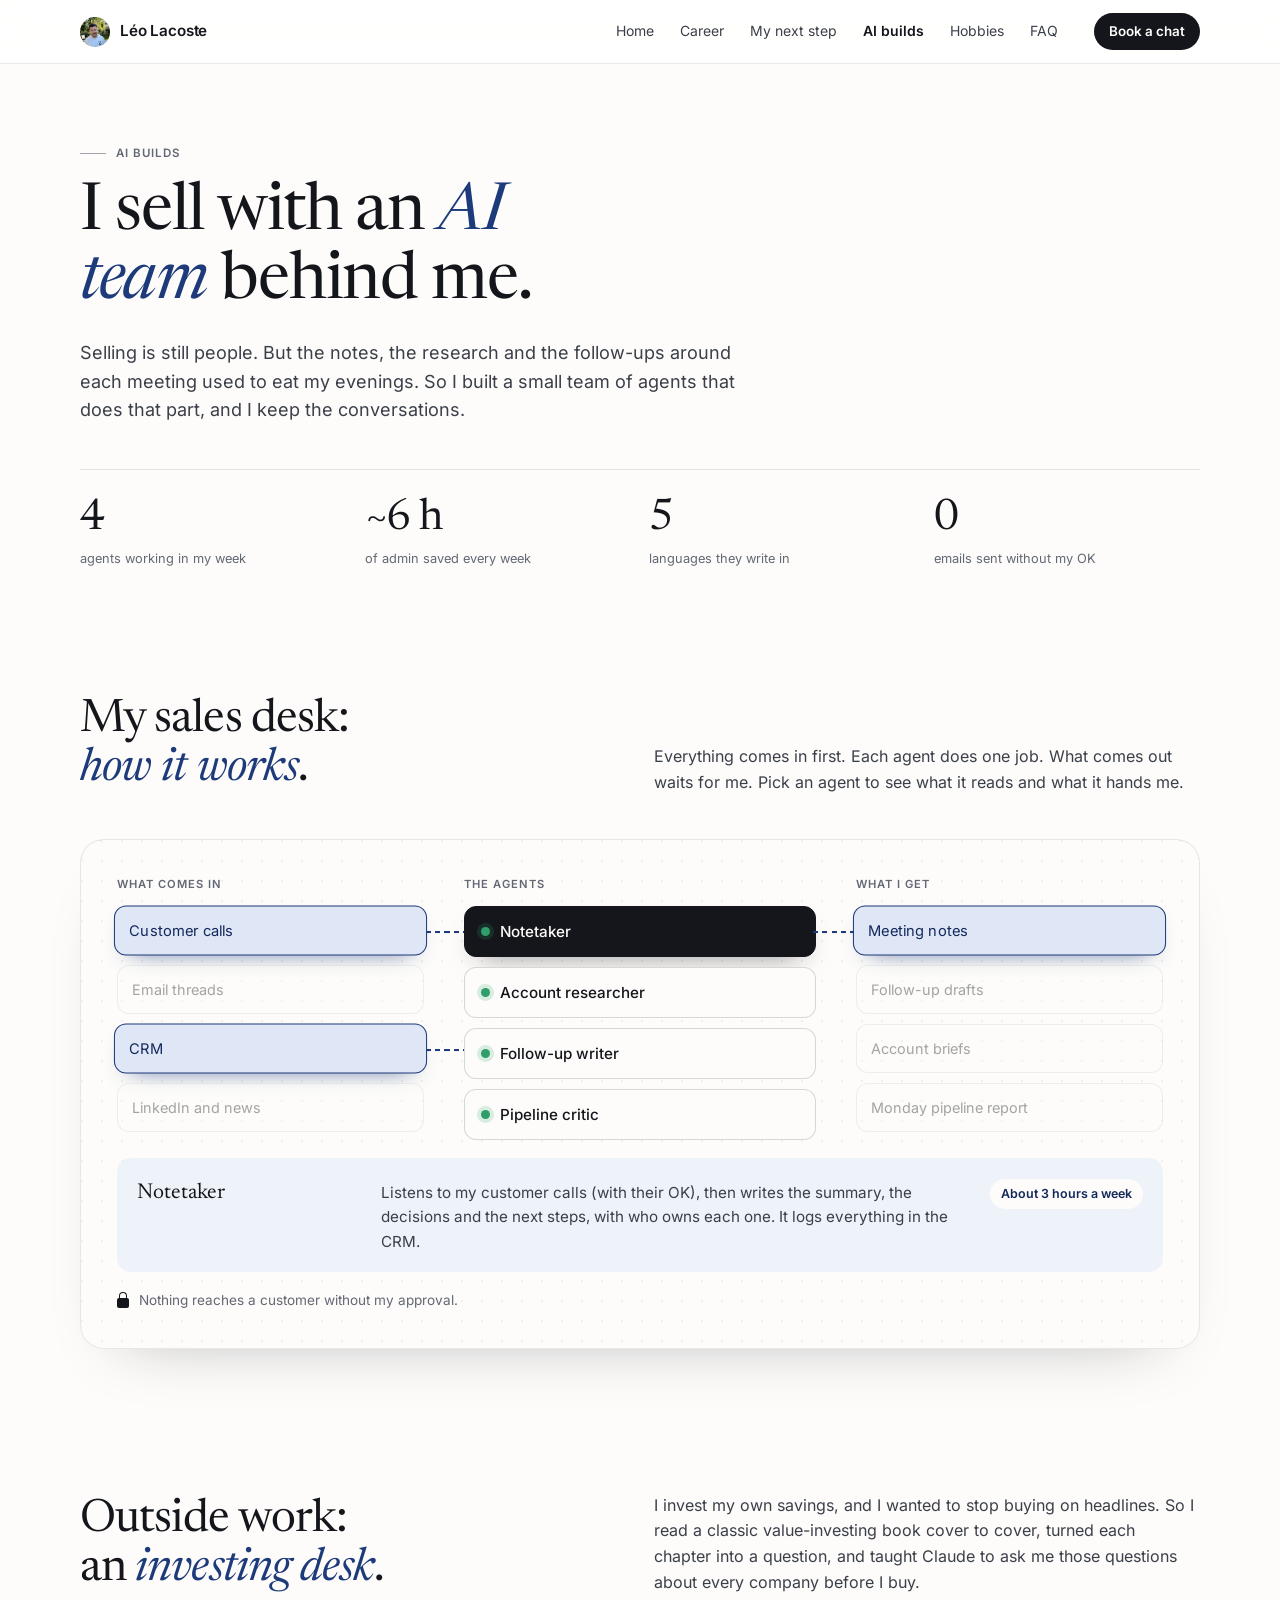
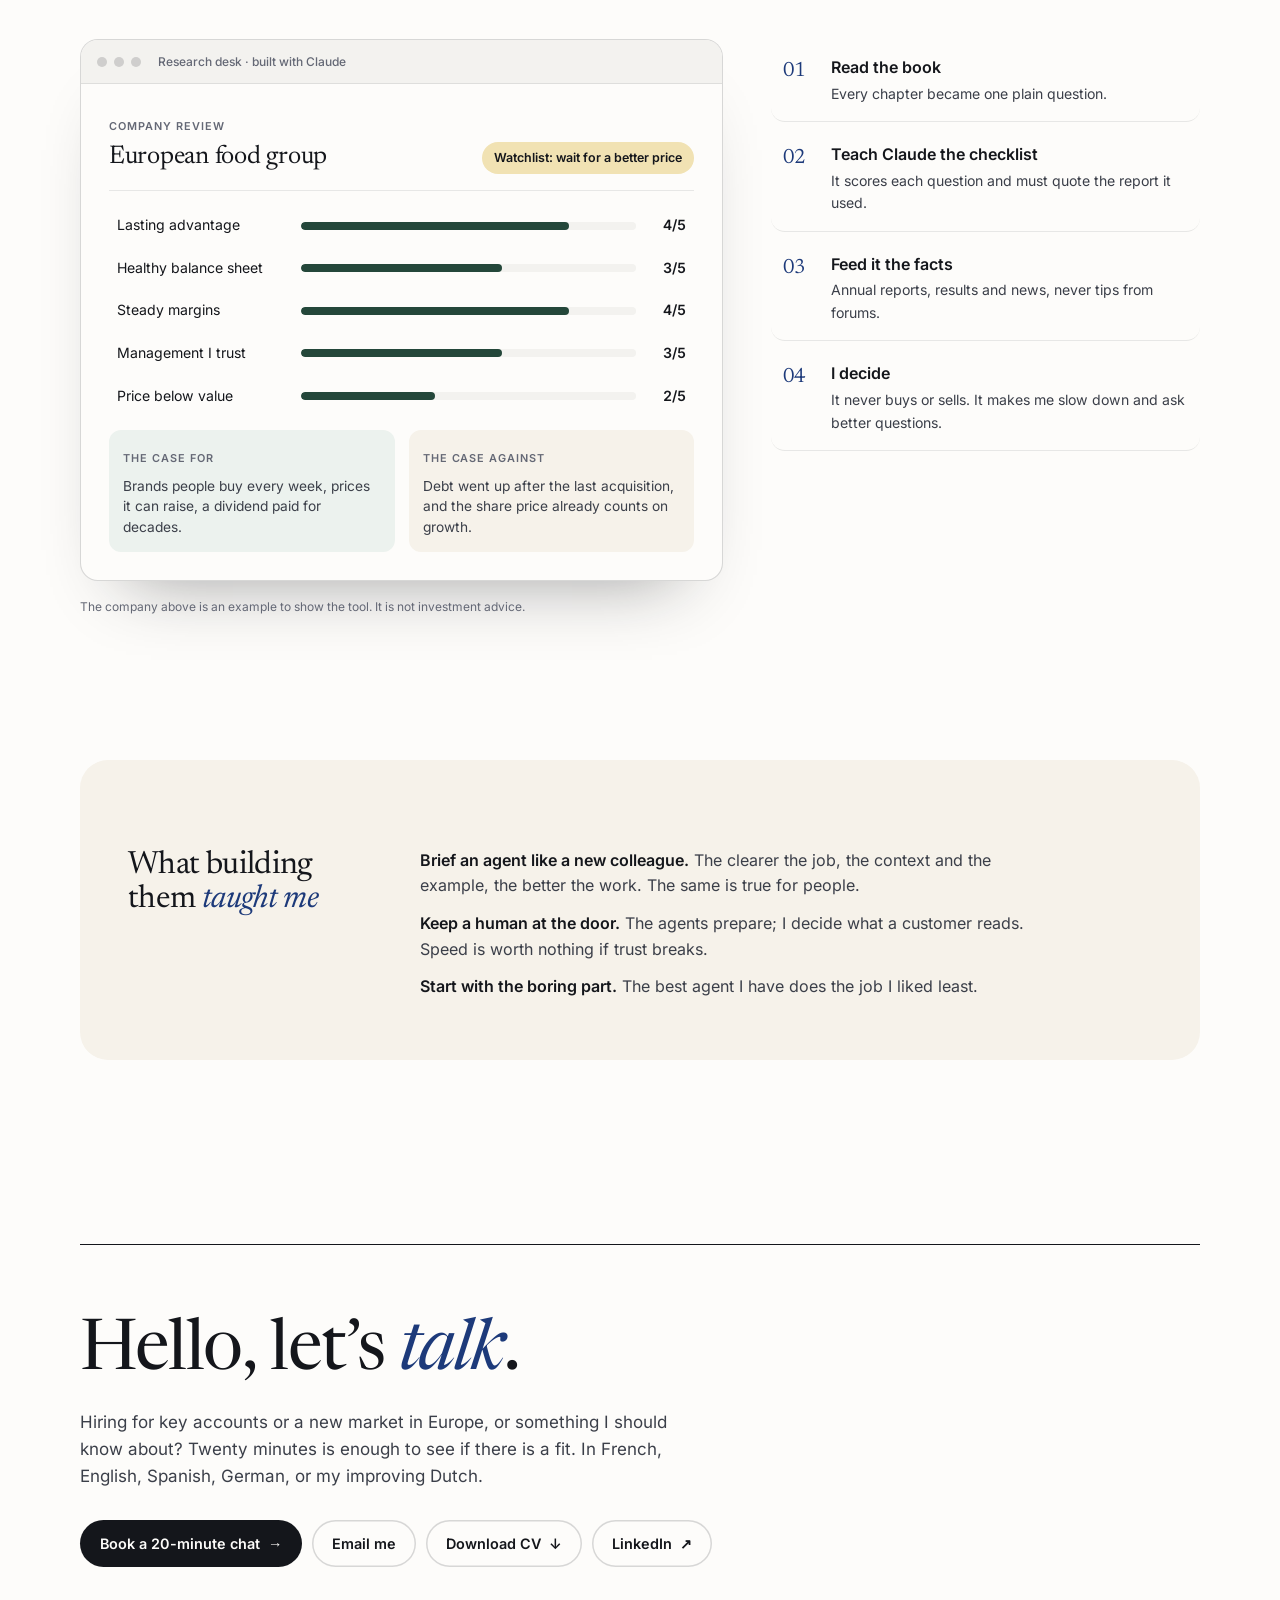
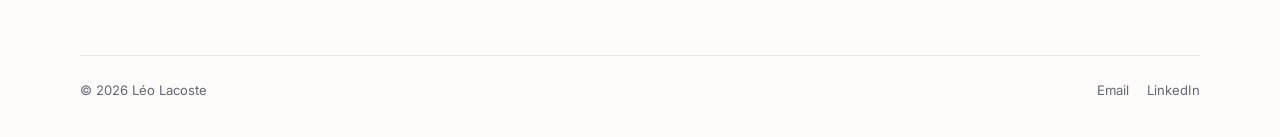
<file: ai-builds.html>
<!doctype html>
<html lang="en">
<head>
<meta charset="utf-8">
<meta name="viewport" content="width=device-width, initial-scale=1">
<title>AI builds · Léo Lacoste</title>
<meta name="description" content="How Léo Lacoste uses AI agents in sales, and the investing research desk he built with Claude.">
<meta name="robots" content="noindex, nofollow">
<meta name="theme-color" content="#ffffff">
<link rel="icon" href="img/leo-avatar.webp">
<link rel="preconnect" href="https://fonts.googleapis.com">
<link rel="preconnect" href="https://fonts.gstatic.com" crossorigin>
<link rel="stylesheet" href="https://fonts.googleapis.com/css2?family=Newsreader:ital,opsz,wght@0,6..72,400;1,6..72,400&display=swap">
<link rel="stylesheet" href="assets/style.css">
</head>
<body>
<a class="skip" href="#main">Skip to content</a>
<header class="top">
  <div class="wrap">
    <a class="brand" href="./"><img src="img/leo-avatar.webp" alt="" width="30" height="30"><span>Léo Lacoste</span></a>
    <button class="menu-btn" type="button" aria-expanded="false" aria-controls="main-nav">Menu</button>
    <nav class="nav" id="main-nav" aria-label="Main"><a href="./">Home</a><a href="career">Career</a><a href="my-next-step">My next step</a><a href="ai-builds" aria-current="page">AI builds</a><a href="hobbies">Hobbies</a><a href="faq">FAQ</a></nav>
    <a class="btn btn-dark btn-sm" href="book-a-chat">Book a chat</a>
  </div>
</header>
<main id="main">

<section class="page-head">
  <div class="wrap">
    <p class="over">AI builds</p>
    <h1>I sell with an <em>AI team</em> behind me.</h1>
    <p class="lead">Selling is still people. But the notes, the research and the follow-ups around each meeting used to eat my evenings. So I built a small team of agents that does that part, and I keep the conversations.</p>
    <div class="statrow">
      <div><div class="num">4</div><span>agents working in my week</span></div>
      <div><div class="num">~6 h</div><span>of admin saved every week</span></div>
      <div><div class="num">5</div><span>languages they write in</span></div>
      <div><div class="num">0</div><span>emails sent without my OK</span></div>
    </div>
  </div>
</section>

<section class="sec-tight" aria-labelledby="os-h">
  <div class="wrap">
    <div class="split rv"><h2 id="os-h">My sales desk: <em>how it works</em>.</h2><p>Everything comes in first. Each agent does one job. What comes out waits for me. Pick an agent to see what it reads and what it hands me.</p></div>
    <div class="os rv" data-os>
      <div class="os-col"><p class="os-label">What comes in</p><ul><li class="node" data-id="calls">Customer calls</li><li class="node" data-id="email">Email threads</li><li class="node" data-id="crm">CRM</li><li class="node" data-id="linkedin">LinkedIn and news</li></ul></div>
      <div class="os-col os-mid"><p class="os-label">The agents</p><ul><li><button class="node agent" type="button" aria-pressed="false" data-links="calls notes crm" data-name="Notetaker" data-desc="Listens to my customer calls (with their OK), then writes the summary, the decisions and the next steps, with who owns each one. It logs everything in the CRM." data-gain="About 3 hours a week"><span class="dot"></span>Notetaker</button></li><li><button class="node agent" type="button" aria-pressed="false" data-links="crm linkedin brief" data-name="Account researcher" data-desc="The evening before a meeting it reads the account’s CRM history, LinkedIn and recent news, and gives me a one-page brief: who is in the room, what changed, what to ask." data-gain="Every meeting starts prepared"><span class="dot"></span>Account researcher</button></li><li><button class="node agent" type="button" aria-pressed="false" data-links="calls email drafts" data-name="Follow-up writer" data-desc="Turns the call notes into a follow-up email in my voice and in the customer’s language. It waits in my drafts until I read it, edit it and press send." data-gain="Follow-ups out the same day"><span class="dot"></span>Follow-up writer</button></li><li><button class="node agent" type="button" aria-pressed="false" data-links="crm email report" data-name="Pipeline critic" data-desc="Every Monday it reads the pipeline like a demanding manager: deals with no next step, deals gone quiet, forecasts that look too optimistic. I start the week with a short list." data-gain="No deal goes quiet by accident"><span class="dot"></span>Pipeline critic</button></li></ul></div>
      <div class="os-col"><p class="os-label">What I get</p><ul><li class="node" data-id="notes">Meeting notes</li><li class="node" data-id="drafts">Follow-up drafts</li><li class="node" data-id="brief">Account briefs</li><li class="node" data-id="report">Monday pipeline report</li></ul></div>
      <div class="os-info" aria-live="polite"><b></b><p></p><span class="gain"></span></div>
      <p class="os-rule"><span class="lock" aria-hidden="true"></span>Nothing reaches a customer without my approval.</p>
    </div>
  </div>
</section>

<section class="sec-tight" aria-labelledby="desk-h">
  <div class="wrap">
    <div class="split rv"><h2 id="desk-h">Outside work: an <em>investing desk</em>.</h2><p>I invest my own savings, and I wanted to stop buying on headlines. So I read a classic value-investing book cover to cover, turned each chapter into a question, and taught Claude to ask me those questions about every company before I buy.</p></div>
    <div class="desk rv">
      <div class="win">
        <div class="win-bar"><span></span><span></span><span></span><b>Research desk · built with Claude</b></div>
        <div class="win-body">
          <div class="co-head"><div><small>Company review</small><h3>European food group</h3></div><span class="verdict">Watchlist: wait for a better price</span></div>
          <ul class="score">
            <li><span>Lasting advantage</span><i style="--w:80%"></i><b>4/5</b></li>
            <li><span>Healthy balance sheet</span><i style="--w:60%"></i><b>3/5</b></li>
            <li><span>Steady margins</span><i style="--w:80%"></i><b>4/5</b></li>
            <li><span>Management I trust</span><i style="--w:60%"></i><b>3/5</b></li>
            <li><span>Price below value</span><i style="--w:40%"></i><b>2/5</b></li>
          </ul>
          <div class="case"><div><small>The case for</small><p>Brands people buy every week, prices it can raise, a dividend paid for decades.</p></div><div><small>The case against</small><p>Debt went up after the last acquisition, and the share price already counts on growth.</p></div></div>
        </div>
      </div>
      <ol class="how">
        <li><span>01</span><b>Read the book</b><p>Every chapter became one plain question.</p></li>
        <li><span>02</span><b>Teach Claude the checklist</b><p>It scores each question and must quote the report it used.</p></li>
        <li><span>03</span><b>Feed it the facts</b><p>Annual reports, results and news, never tips from forums.</p></li>
        <li><span>04</span><b>I decide</b><p>It never buys or sells. It makes me slow down and ask better questions.</p></li>
      </ol>
    </div>
    <p class="fine rv">The company above is an example to show the tool. It is not investment advice.</p>
  </div>
</section>

<section class="sec-tight" aria-labelledby="learn-h">
  <div class="wrap">
    <div class="panel t-sand rv">
      <div class="learn">
        <h2 id="learn-h">What building them <em>taught me</em></h2>
        <div>
          <p><b>Brief an agent like a new colleague.</b> The clearer the job, the context and the example, the better the work. The same is true for people.</p>
          <p><b>Keep a human at the door.</b> The agents prepare; I decide what a customer reads. Speed is worth nothing if trust breaks.</p>
          <p><b>Start with the boring part.</b> The best agent I have does the job I liked least.</p>
        </div>
      </div>
    </div>
  </div>
</section>

<section class="contact" id="contact" aria-labelledby="contact-h">
  <div class="wrap">
    <div class="cbox rv">
      <h2 id="contact-h"><span class="greet" data-greet>Hello</span>, let’s <em>talk</em>.</h2>
      <p>Hiring for key accounts or a new market in Europe, or something I should know about? Twenty minutes is enough to see if there is a fit. In French, English, Spanish, German, or my improving Dutch.</p>
      <div class="cta-row">
        <a class="btn btn-dark" href="book-a-chat">Book a 20-minute chat <span class="ar">→</span></a>
        <a class="btn btn-soft" href="email">Email me</a>
        <a class="btn btn-soft" href="cv-leo-lacoste.pdf">Download CV <span class="ar">↓</span></a>
        <a class="btn btn-soft" href="https://www.linkedin.com/in/leolacoste/">LinkedIn <span class="ar">↗</span></a>
      </div>
    </div>
    <div class="foot"><span>© <span data-year>2026</span> Léo Lacoste</span><nav aria-label="Elsewhere"><a href="email">Email</a><a href="https://www.linkedin.com/in/leolacoste/">LinkedIn</a></nav></div>
  </div>
</section>
</main>
<script src="assets/site.js" defer></script>
</body>
</html>
</file>
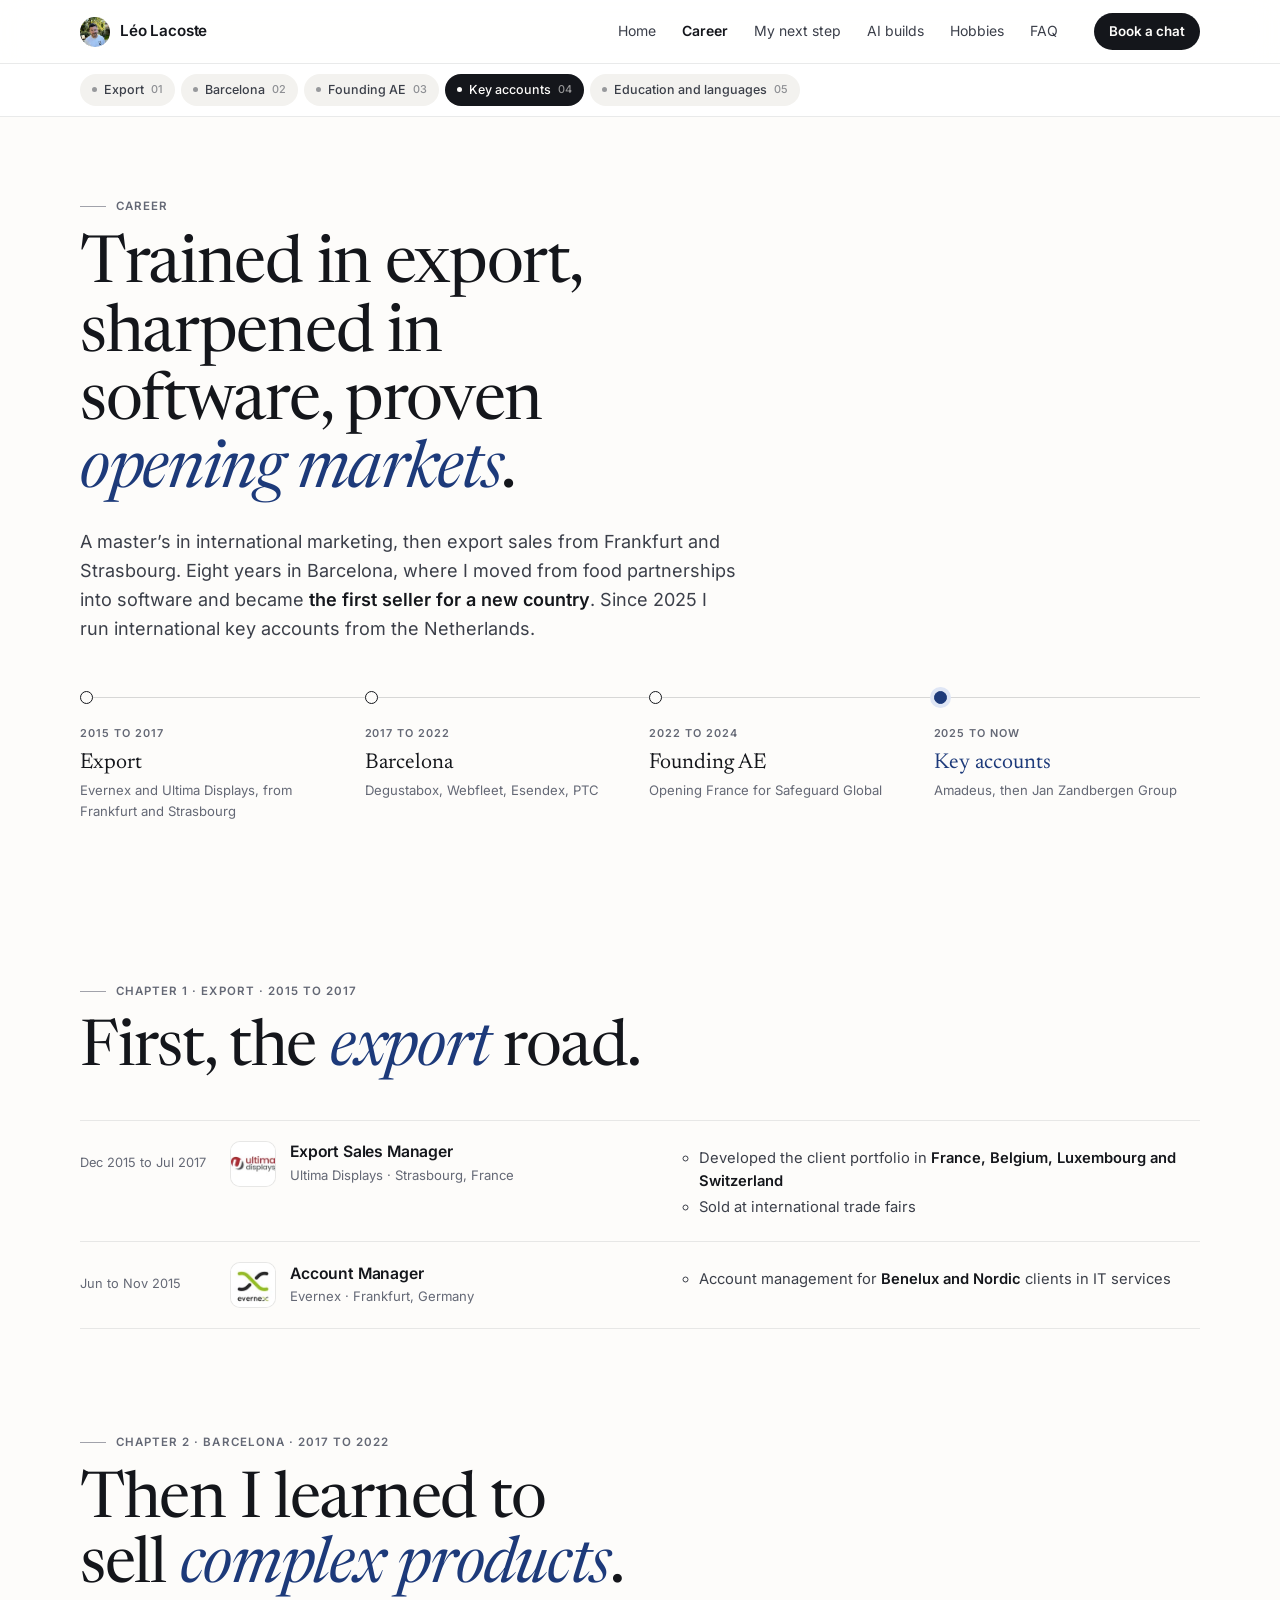
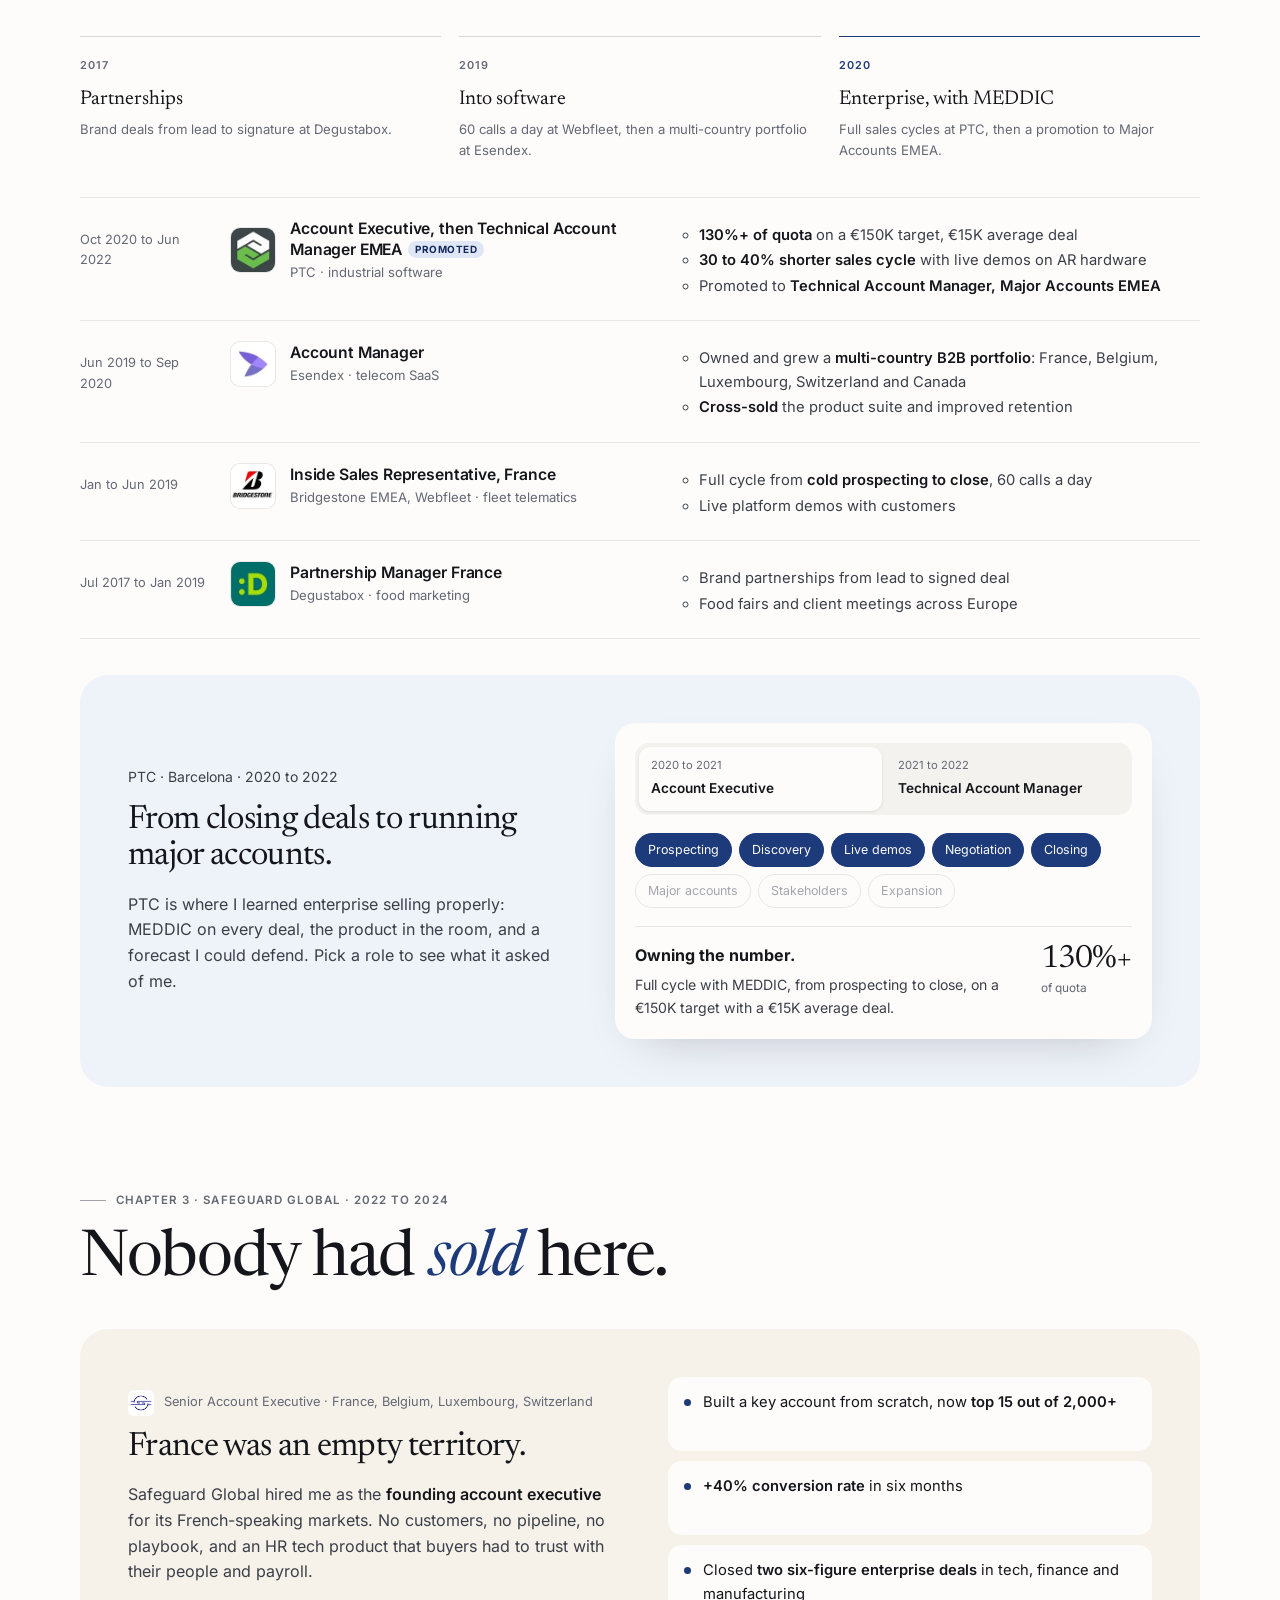
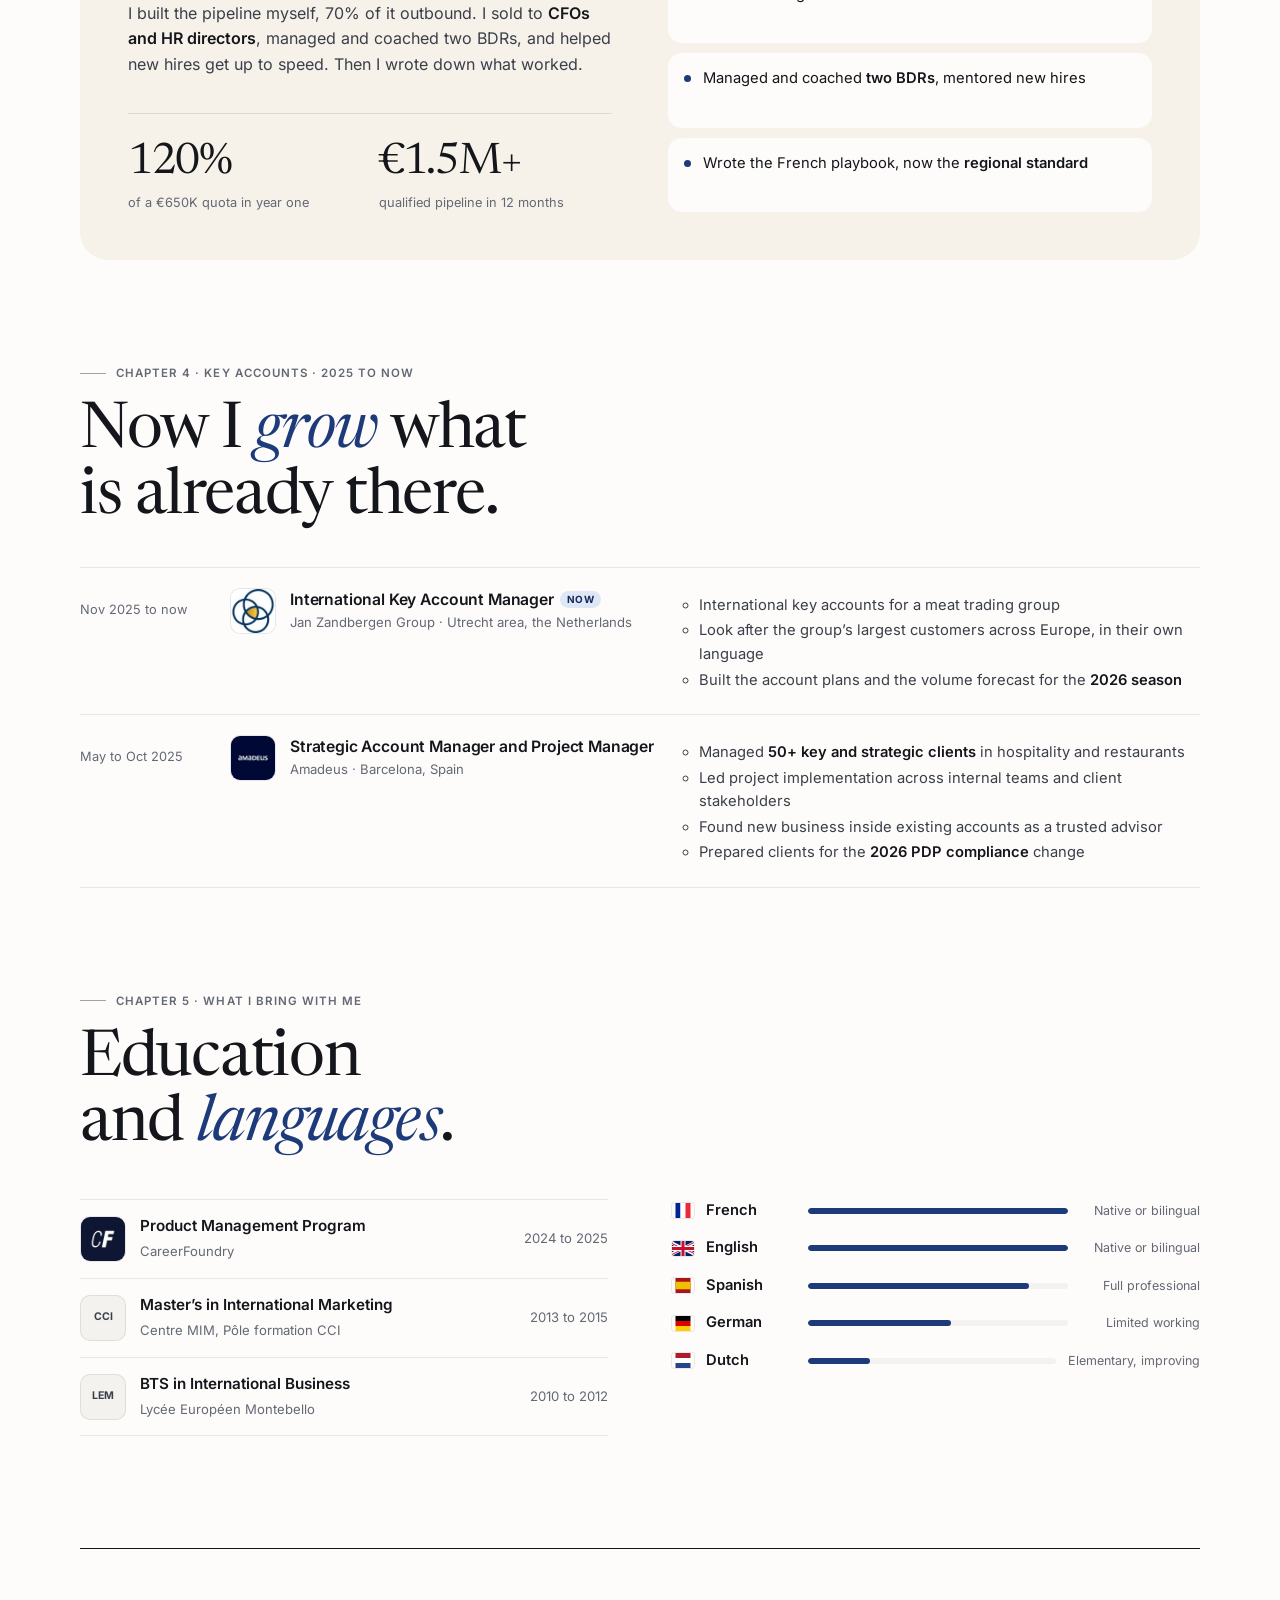
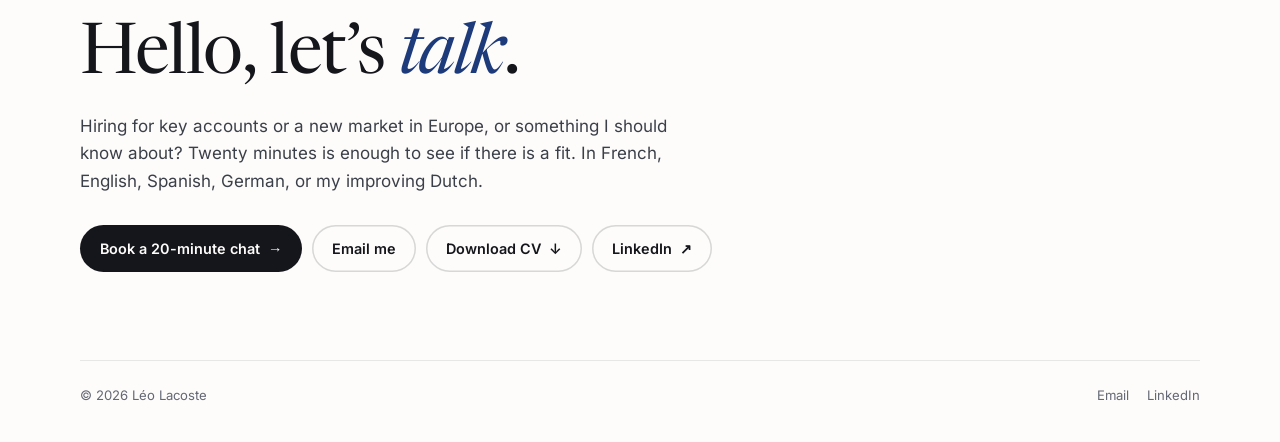
<file: career.html>
<!doctype html>
<html lang="en">
<head>
<meta charset="utf-8">
<meta name="viewport" content="width=device-width, initial-scale=1">
<title>Career · Léo Lacoste</title>
<meta name="description" content="Ten years of B2B sales across Europe: export, software, a market opened from zero, and international key accounts.">
<meta name="robots" content="noindex, nofollow">
<meta name="theme-color" content="#ffffff">
<link rel="icon" href="img/leo-avatar.webp">
<link rel="preconnect" href="https://fonts.googleapis.com">
<link rel="preconnect" href="https://fonts.gstatic.com" crossorigin>
<link rel="stylesheet" href="https://fonts.googleapis.com/css2?family=Newsreader:ital,opsz,wght@0,6..72,400;1,6..72,400&display=swap">
<link rel="stylesheet" href="assets/style.css">
</head>
<body>
<a class="skip" href="#main">Skip to content</a>
<header class="top">
  <div class="wrap">
    <a class="brand" href="./"><img src="img/leo-avatar.webp" alt="" width="30" height="30"><span>Léo Lacoste</span></a>
    <button class="menu-btn" type="button" aria-expanded="false" aria-controls="main-nav">Menu</button>
    <nav class="nav" id="main-nav" aria-label="Main"><a href="./">Home</a><a href="career" aria-current="page">Career</a><a href="my-next-step">My next step</a><a href="ai-builds">AI builds</a><a href="hobbies">Hobbies</a><a href="faq">FAQ</a></nav>
    <a class="btn btn-dark btn-sm" href="book-a-chat">Book a chat</a>
  </div>
</header>
<main id="main">

<nav class="chapters" aria-label="Chapters">
  <div class="wrap"><a href="#export">Export <small>01</small></a><a href="#software">Barcelona <small>02</small></a><a href="#founding">Founding AE <small>03</small></a><a href="#accounts">Key accounts <small>04</small></a><a href="#skills">Education and languages <small>05</small></a></div>
</nav>

<section class="page-head">
  <div class="wrap">
    <p class="over">Career</p>
    <h1>Trained in export, sharpened in software, proven <em>opening markets</em>.</h1>
    <p class="lead">A master’s in international marketing, then export sales from Frankfurt and Strasbourg. Eight years in Barcelona, where I moved from food partnerships into software and became <b>the first seller for a new country</b>. Since 2025 I run international key accounts from the Netherlands.</p>
    <ol class="tl">
      <li><span class="yrs">2015 to 2017</span><a href="#export">Export</a><p>Evernex and Ultima Displays, from Frankfurt and Strasbourg</p></li>
      <li><span class="yrs">2017 to 2022</span><a href="#software">Barcelona</a><p>Degustabox, Webfleet, Esendex, PTC</p></li>
      <li><span class="yrs">2022 to 2024</span><a href="#founding">Founding AE</a><p>Opening France for Safeguard Global</p></li>
      <li class="now"><span class="yrs">2025 to now</span><a href="#accounts">Key accounts</a><p>Amadeus, then Jan Zandbergen Group</p></li>
    </ol>
  </div>
</section>

<section class="chapter" id="export" aria-labelledby="c1">
  <div class="wrap">
    <p class="over">Chapter 1 · Export · 2015 to 2017</p>
    <h2 id="c1">First, the <em>export</em> road.</h2>
    <ul class="jobs rv">
      <li class="job"><span class="yrs">Dec 2015 to Jul 2017</span><div class="who"><img src="img/ultima.webp" alt="" width="46" height="46"><div><h3>Export Sales Manager</h3><span class="co">Ultima Displays · Strasbourg, France</span></div></div><div class="what"><ul><li>Developed the client portfolio in <b>France, Belgium, Luxembourg and Switzerland</b></li><li>Sold at international trade fairs</li></ul></div></li>
      <li class="job"><span class="yrs">Jun to Nov 2015</span><div class="who"><img src="img/evernex.webp" alt="" width="46" height="46"><div><h3>Account Manager</h3><span class="co">Evernex · Frankfurt, Germany</span></div></div><div class="what"><ul><li>Account management for <b>Benelux and Nordic</b> clients in IT services</li></ul></div></li>
    </ul>
  </div>
</section>

<section class="chapter" id="software" aria-labelledby="c2">
  <div class="wrap">
    <p class="over">Chapter 2 · Barcelona · 2017 to 2022</p>
    <h2 id="c2">Then I learned to sell <em>complex products</em>.</h2>
    <ul class="facts rv">
      <li><span class="yrs">2017</span><b>Partnerships</b><p>Brand deals from lead to signature at Degustabox.</p></li>
      <li><span class="yrs">2019</span><b>Into software</b><p>60 calls a day at Webfleet, then a multi-country portfolio at Esendex.</p></li>
      <li class="on"><span class="yrs">2020</span><b>Enterprise, with MEDDIC</b><p>Full sales cycles at PTC, then a promotion to Major Accounts EMEA.</p></li>
    </ul>
    <ul class="jobs rv">
      <li class="job"><span class="yrs">Oct 2020 to Jun 2022</span><div class="who"><img src="img/ptc.webp" alt="" width="46" height="46"><div><h3>Account Executive, then Technical Account Manager EMEA<span class="badge">Promoted</span></h3><span class="co">PTC · industrial software</span></div></div><div class="what"><ul><li><b>130%+ of quota</b> on a €150K target, €15K average deal</li><li><b>30 to 40% shorter sales cycle</b> with live demos on AR hardware</li><li>Promoted to <b>Technical Account Manager, Major Accounts EMEA</b></li></ul></div></li>
      <li class="job"><span class="yrs">Jun 2019 to Sep 2020</span><div class="who"><img src="img/esendex.webp" alt="" width="46" height="46"><div><h3>Account Manager</h3><span class="co">Esendex · telecom SaaS</span></div></div><div class="what"><ul><li>Owned and grew a <b>multi-country B2B portfolio</b>: France, Belgium, Luxembourg, Switzerland and Canada</li><li><b>Cross-sold</b> the product suite and improved retention</li></ul></div></li>
      <li class="job"><span class="yrs">Jan to Jun 2019</span><div class="who"><img src="img/bridgestone.webp" alt="" width="46" height="46"><div><h3>Inside Sales Representative, France</h3><span class="co">Bridgestone EMEA, Webfleet · fleet telematics</span></div></div><div class="what"><ul><li>Full cycle from <b>cold prospecting to close</b>, 60 calls a day</li><li>Live platform demos with customers</li></ul></div></li>
      <li class="job"><span class="yrs">Jul 2017 to Jan 2019</span><div class="who"><img src="img/degustabox.webp" alt="" width="46" height="46"><div><h3>Partnership Manager France</h3><span class="co">Degustabox · food marketing</span></div></div><div class="what"><ul><li>Brand partnerships from lead to signed deal</li><li>Food fairs and client meetings across Europe</li></ul></div></li>
    </ul>
    <div class="panel t-blue ladder rv" data-ladder>
      <div>
        <p class="meta small">PTC · Barcelona · 2020 to 2022</p>
        <h3>From closing deals to running major accounts.</h3>
        <p>PTC is where I learned enterprise selling properly: MEDDIC on every deal, the product in the room, and a forecast I could defend. Pick a role to see what it asked of me.</p>
      </div>
      <div class="lcard">
        <div class="ltabs" role="tablist" aria-label="Roles at PTC">
          <button role="tab" type="button" aria-selected="true" data-on="Prospecting,Discovery,Live demos,Negotiation,Closing"><small>2020 to 2021</small><b>Account Executive</b></button>
          <template><div><h4>Owning the number.</h4><p>Full cycle with MEDDIC, from prospecting to close, on a €150K target with a €15K average deal.</p></div><div><div class="num">130%+</div><span>of quota</span></div></template>
          <button role="tab" type="button" aria-selected="false" data-on="Major accounts,Discovery,Live demos,Stakeholders,Expansion"><small>2021 to 2022</small><b>Technical Account Manager</b></button>
          <template><div><h4>Major Accounts, EMEA.</h4><p>Promoted to look after the largest accounts across EMEA, where the work is trust, adoption and the next deal.</p></div><div><div class="num">EMEA</div><span>major accounts, after a promotion</span></div></template>
        </div>
        <div class="skills" aria-hidden="true"><span>Prospecting</span><span>Discovery</span><span>Live demos</span><span>Negotiation</span><span>Closing</span><span>Major accounts</span><span>Stakeholders</span><span>Expansion</span></div>
        <div class="lbody" data-lbody aria-live="polite"></div>
      </div>
    </div>
  </div>
</section>

<section class="chapter" id="founding" aria-labelledby="c3">
  <div class="wrap">
    <p class="over">Chapter 3 · Safeguard Global · 2022 to 2024</p>
    <h2 id="c3">Nobody had <em>sold</em> here.</h2>
    <div class="panel t-sand found rv">
      <div>
        <p class="meta"><img src="img/safeguard.webp" alt="" width="26" height="26">Senior Account Executive · France, Belgium, Luxembourg, Switzerland</p>
        <h3>France was an empty territory.</h3>
        <p>Safeguard Global hired me as the <b>founding account executive</b> for its French-speaking markets. No customers, no pipeline, no playbook, and an HR tech product that buyers had to trust with their people and payroll.</p>
        <p>I built the pipeline myself, 70% of it outbound. I sold to <b>CFOs and HR directors</b>, managed and coached two BDRs, and helped new hires get up to speed. Then I wrote down what worked.</p>
        <div class="statrow" style="grid-template-columns:repeat(2,1fr)">
          <div><div class="num">120%</div><span>of a €650K quota in year one</span></div>
          <div><div class="num">€1.5M+</div><span>qualified pipeline in 12 months</span></div>
        </div>
      </div>
      <ul class="res">
        <li><span>Built a key account from scratch, now <b>top 15 out of 2,000+</b></span></li>
        <li><span><b>+40% conversion rate</b> in six months</span></li>
        <li><span>Closed <b>two six-figure enterprise deals</b> in tech, finance and manufacturing</span></li>
        <li><span>Managed and coached <b>two BDRs</b>, mentored new hires</span></li>
        <li><span>Wrote the French playbook, now the <b>regional standard</b></span></li>
      </ul>
    </div>
  </div>
</section>

<section class="chapter" id="accounts" aria-labelledby="c4">
  <div class="wrap">
    <p class="over">Chapter 4 · Key accounts · 2025 to now</p>
    <h2 id="c4">Now I <em>grow</em> what is already there.</h2>
    <ul class="jobs rv">
      <li class="job"><span class="yrs">Nov 2025 to now</span><div class="who"><img src="img/jzg.webp" alt="" width="46" height="46"><div><h3>International Key Account Manager<span class="badge">Now</span></h3><span class="co">Jan Zandbergen Group · Utrecht area, the Netherlands</span></div></div><div class="what"><ul><li>International key accounts for a meat trading group</li><li>Look after the group’s largest customers across Europe, in their own language</li><li>Built the account plans and the volume forecast for the <b>2026 season</b></li></ul></div></li>
      <li class="job"><span class="yrs">May to Oct 2025</span><div class="who"><img src="img/amadeus.webp" alt="" width="46" height="46"><div><h3>Strategic Account Manager and Project Manager</h3><span class="co">Amadeus · Barcelona, Spain</span></div></div><div class="what"><ul><li>Managed <b>50+ key and strategic clients</b> in hospitality and restaurants</li><li>Led project implementation across internal teams and client stakeholders</li><li>Found new business inside existing accounts as a trusted advisor</li><li>Prepared clients for the <b>2026 PDP compliance</b> change</li></ul></div></li>
    </ul>
  </div>
</section>

<section class="chapter" id="skills" aria-labelledby="c5">
  <div class="wrap">
    <p class="over">Chapter 5 · What I bring with me</p>
    <h2 id="c5" style="margin-bottom:40px">Education and <em>languages</em>.</h2>
    <div class="two rv">
      <div>
        <ul class="edu">
          <li><img src="img/careerfoundry.webp" alt="" width="46" height="46"><div><b>Product Management Program</b><span>CareerFoundry</span></div><span class="small">2024 to 2025</span></li>
          <li><span class="mono" aria-hidden="true">CCI</span><div><b>Master’s in International Marketing</b><span>Centre MIM, Pôle formation CCI</span></div><span class="small">2013 to 2015</span></li>
          <li><span class="mono" aria-hidden="true">LEM</span><div><b>BTS in International Business</b><span>Lycée Européen Montebello</span></div><span class="small">2010 to 2012</span></li>
        </ul>
      </div>
      <div>
        <ul class="langs">
          <li><span class="flag"><svg viewBox="0 0 3 3" aria-hidden="true"><path fill="#002395" d="M0 0h1v3H0z"/><path fill="#fff" d="M1 0h1v3H1z"/><path fill="#ED2939" d="M2 0h1v3H2z"/></svg></span><b>French</b><span class="bar"><i style="--w:100%"></i></span><em>Native or bilingual</em></li>
          <li><span class="flag"><svg viewBox="15 0 30 30" aria-hidden="true"><clipPath id="gb2"><path d="M30 15h30v15zv15H0zH0V0zV0h30z"/></clipPath><path d="M0 0v30h60V0z" fill="#012169"/><path d="M0 0l60 30m0-30L0 30" stroke="#fff" stroke-width="6"/><path d="M0 0l60 30m0-30L0 30" clip-path="url(#gb2)" stroke="#C8102E" stroke-width="4"/><path d="M30 0v30M0 15h60" stroke="#fff" stroke-width="10"/><path d="M30 0v30M0 15h60" stroke="#C8102E" stroke-width="6"/></svg></span><b>English</b><span class="bar"><i style="--w:100%"></i></span><em>Native or bilingual</em></li>
          <li><span class="flag"><svg viewBox="0 0 4 4" aria-hidden="true"><path fill="#AA151B" d="M0 0h4v4H0z"/><path fill="#F1BF00" d="M0 1h4v2H0z"/></svg></span><b>Spanish</b><span class="bar"><i style="--w:85%"></i></span><em>Full professional</em></li>
          <li><span class="flag"><svg viewBox="0 0 3 3" aria-hidden="true"><path d="M0 0h3v1H0z"/><path fill="#DD0000" d="M0 1h3v1H0z"/><path fill="#FFCE00" d="M0 2h3v1H0z"/></svg></span><b>German</b><span class="bar"><i style="--w:55%"></i></span><em>Limited working</em></li>
          <li><span class="flag"><svg viewBox="0 0 3 3" aria-hidden="true"><path fill="#AE1C28" d="M0 0h3v1H0z"/><path fill="#fff" d="M0 1h3v1H0z"/><path fill="#21468B" d="M0 2h3v1H0z"/></svg></span><b>Dutch</b><span class="bar"><i style="--w:25%"></i></span><em>Elementary, improving</em></li>
        </ul>
      </div>
    </div>
  </div>
</section>

<section class="contact" id="contact" aria-labelledby="contact-h">
  <div class="wrap">
    <div class="cbox rv">
      <h2 id="contact-h"><span class="greet" data-greet>Hello</span>, let’s <em>talk</em>.</h2>
      <p>Hiring for key accounts or a new market in Europe, or something I should know about? Twenty minutes is enough to see if there is a fit. In French, English, Spanish, German, or my improving Dutch.</p>
      <div class="cta-row">
        <a class="btn btn-dark" href="book-a-chat">Book a 20-minute chat <span class="ar">→</span></a>
        <a class="btn btn-soft" href="email">Email me</a>
        <a class="btn btn-soft" href="cv-leo-lacoste.pdf">Download CV <span class="ar">↓</span></a>
        <a class="btn btn-soft" href="https://www.linkedin.com/in/leolacoste/">LinkedIn <span class="ar">↗</span></a>
      </div>
    </div>
    <div class="foot"><span>© <span data-year>2026</span> Léo Lacoste</span><nav aria-label="Elsewhere"><a href="email">Email</a><a href="https://www.linkedin.com/in/leolacoste/">LinkedIn</a></nav></div>
  </div>
</section>
</main>
<script src="assets/site.js" defer></script>
</body>
</html>
</file>
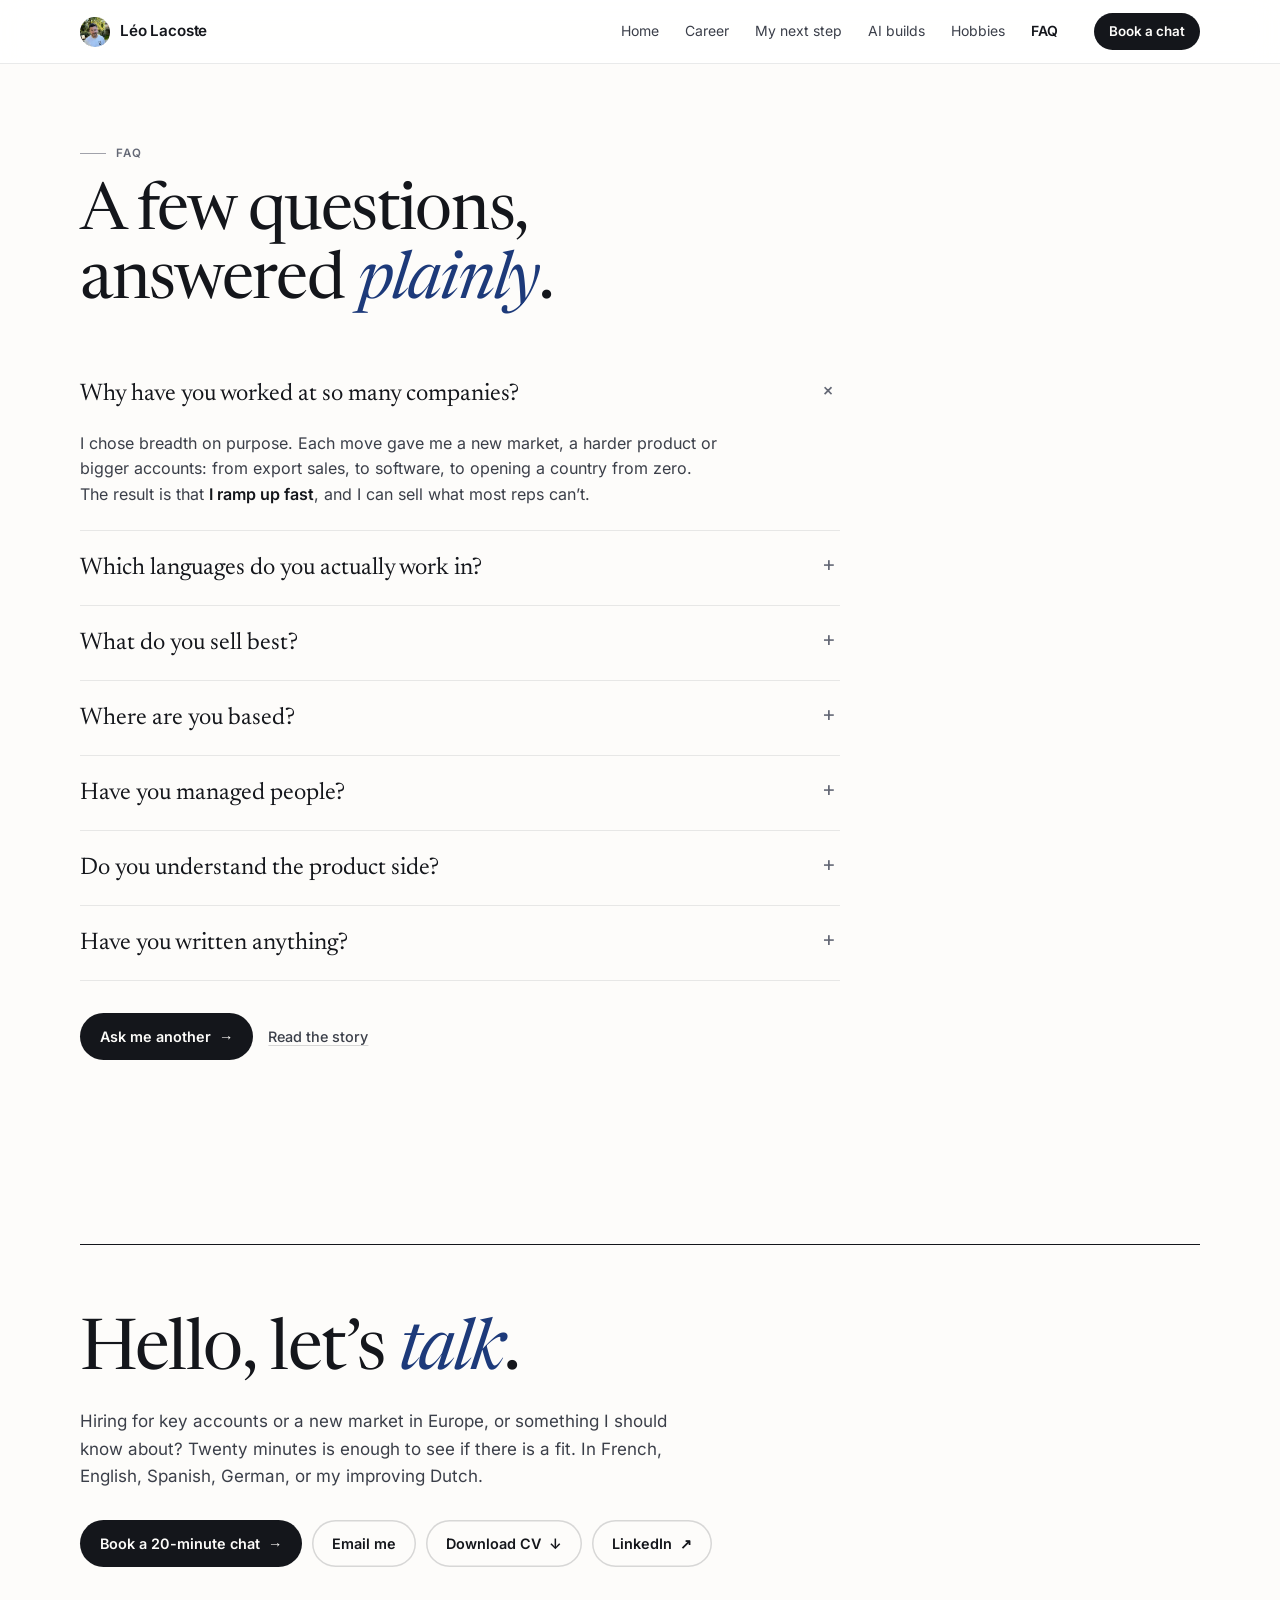
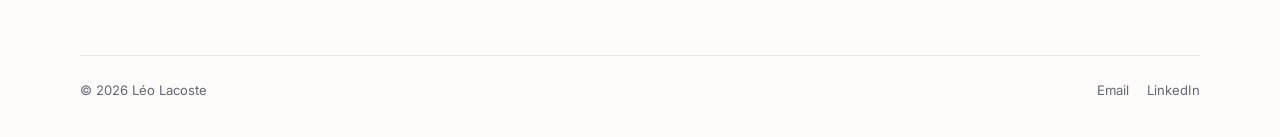
<file: faq.html>
<!doctype html>
<html lang="en">
<head>
<meta charset="utf-8">
<meta name="viewport" content="width=device-width, initial-scale=1">
<title>FAQ · Léo Lacoste</title>
<meta name="description" content="Questions about Léo Lacoste, answered plainly.">
<meta name="robots" content="noindex, nofollow">
<meta name="theme-color" content="#ffffff">
<link rel="icon" href="img/leo-avatar.webp">
<link rel="preconnect" href="https://fonts.googleapis.com">
<link rel="preconnect" href="https://fonts.gstatic.com" crossorigin>
<link rel="stylesheet" href="https://fonts.googleapis.com/css2?family=Newsreader:ital,opsz,wght@0,6..72,400;1,6..72,400&display=swap">
<link rel="stylesheet" href="assets/style.css">
</head>
<body>
<a class="skip" href="#main">Skip to content</a>
<header class="top">
  <div class="wrap">
    <a class="brand" href="./"><img src="img/leo-avatar.webp" alt="" width="30" height="30"><span>Léo Lacoste</span></a>
    <button class="menu-btn" type="button" aria-expanded="false" aria-controls="main-nav">Menu</button>
    <nav class="nav" id="main-nav" aria-label="Main"><a href="./">Home</a><a href="career">Career</a><a href="my-next-step">My next step</a><a href="ai-builds">AI builds</a><a href="hobbies">Hobbies</a><a href="faq" aria-current="page">FAQ</a></nav>
    <a class="btn btn-dark btn-sm" href="book-a-chat">Book a chat</a>
  </div>
</header>
<main id="main">

<section class="page-head">
  <div class="wrap">
    <p class="over">FAQ</p>
    <h1>A few questions, answered <em>plainly</em>.</h1>
    <div class="faq rv" style="margin-top:40px">
      <details open><summary>Why have you worked at so many companies?</summary><p>I chose breadth on purpose. Each move gave me a new market, a harder product or bigger accounts: from export sales, to software, to opening a country from zero. The result is that <b>I ramp up fast</b>, and I can sell what most reps can’t.</p></details>
      <details><summary>Which languages do you actually work in?</summary><p>French and English are native. I sell in Spanish at a full professional level and work in German. My Dutch is elementary and improving, now that I live in the Netherlands.</p></details>
      <details><summary>What do you sell best?</summary><p>Complex B2B deals with several stakeholders, where the buyer has to trust you before they trust the product. My best results came from HR tech and industrial software, sold to CFOs, HR directors and operations leaders.</p></details>
      <details><summary>Where are you based?</summary><p>In the Utrecht area, the Netherlands, since 2025. Before that I lived and sold from Frankfurt, Strasbourg and, for eight years, Barcelona.</p></details>
      <details><summary>Have you managed people?</summary><p>At Safeguard Global I managed and coached two BDRs and helped new hires get up to speed. At Amadeus I led implementation projects across internal teams and client stakeholders.</p></details>
      <details><summary>Do you understand the product side?</summary><p>I completed CareerFoundry’s Product Management Program in 2025. It helps me bring customer feedback back to product teams in a form they can use.</p></details>
      <details><summary>Have you written anything?</summary><p>Yes, a piece for Économie Matin on keeping employees in order to attract tomorrow’s talent.</p><a class="press" href="https://www.economiematin.fr/salaries-rh-strategie-recrutement-entreprise-lacoste"><small>Published in Économie Matin, 2023</small><b>Read the article ↗</b></a></details>
    </div>
    <p style="margin-top:32px"><a class="btn btn-dark" href="#contact">Ask me another <span class="ar" aria-hidden="true">→</span></a> &nbsp; <a class="link" href="career">Read the story</a></p>
  </div>
</section>

<section class="contact" id="contact" aria-labelledby="contact-h">
  <div class="wrap">
    <div class="cbox rv">
      <h2 id="contact-h"><span class="greet" data-greet>Hello</span>, let’s <em>talk</em>.</h2>
      <p>Hiring for key accounts or a new market in Europe, or something I should know about? Twenty minutes is enough to see if there is a fit. In French, English, Spanish, German, or my improving Dutch.</p>
      <div class="cta-row">
        <a class="btn btn-dark" href="book-a-chat">Book a 20-minute chat <span class="ar">→</span></a>
        <a class="btn btn-soft" href="email">Email me</a>
        <a class="btn btn-soft" href="cv-leo-lacoste.pdf">Download CV <span class="ar">↓</span></a>
        <a class="btn btn-soft" href="https://www.linkedin.com/in/leolacoste/">LinkedIn <span class="ar">↗</span></a>
      </div>
    </div>
    <div class="foot"><span>© <span data-year>2026</span> Léo Lacoste</span><nav aria-label="Elsewhere"><a href="email">Email</a><a href="https://www.linkedin.com/in/leolacoste/">LinkedIn</a></nav></div>
  </div>
</section>
</main>
<script src="assets/site.js" defer></script>
</body>
</html>
</file>
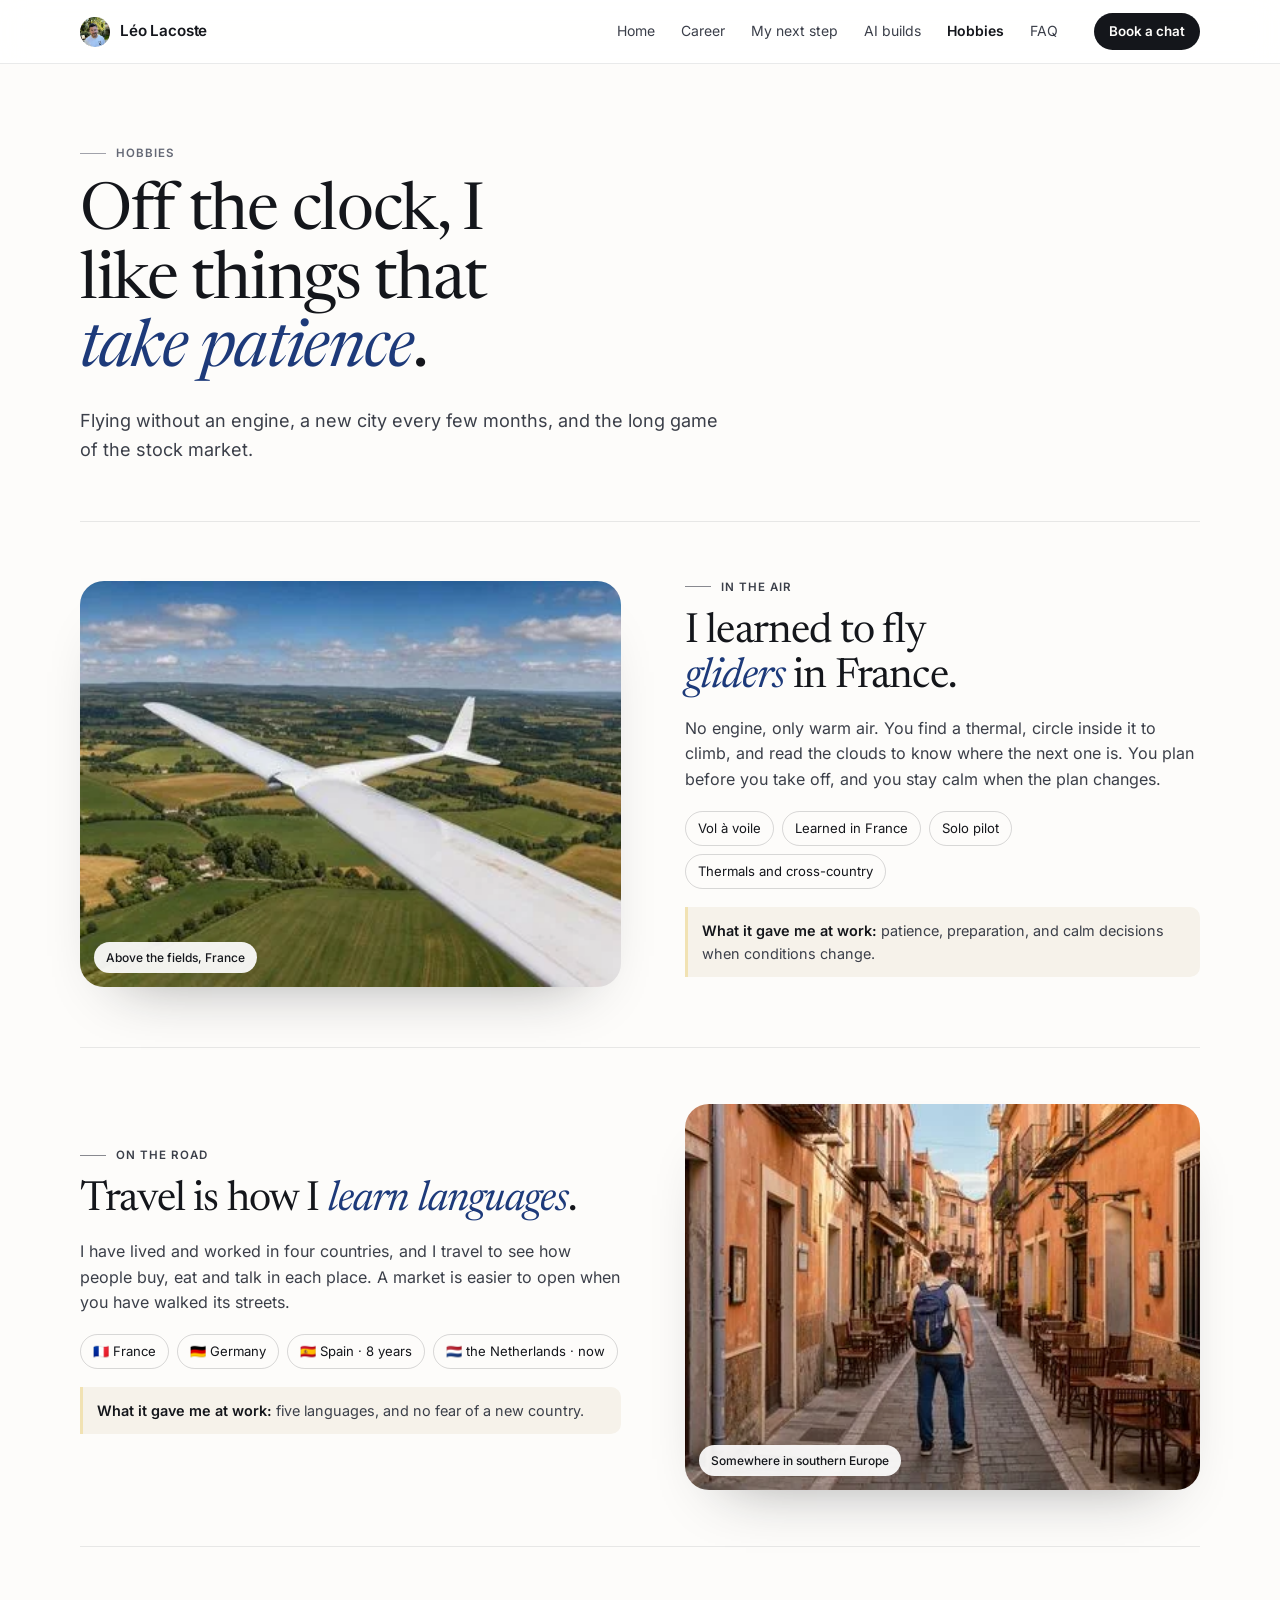
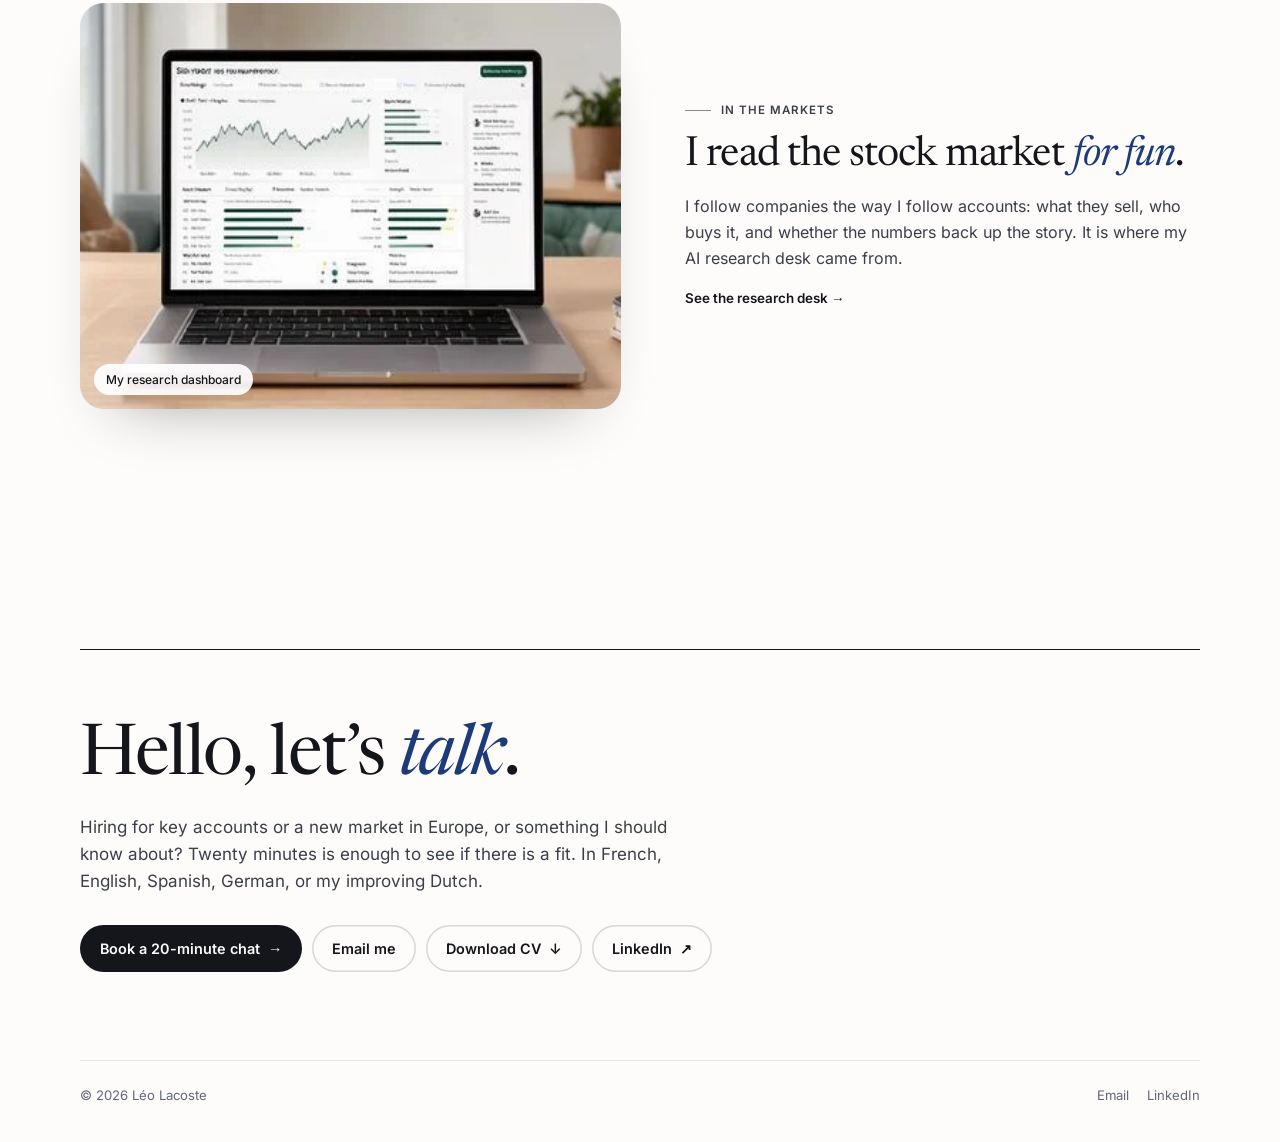
<file: hobbies.html>
<!doctype html>
<html lang="en">
<head>
<meta charset="utf-8">
<meta name="viewport" content="width=device-width, initial-scale=1">
<title>Hobbies · Léo Lacoste</title>
<meta name="description" content="What Léo Lacoste does off the clock: flying gliders in France, travelling and reading the stock market.">
<meta name="robots" content="noindex, nofollow">
<meta name="theme-color" content="#ffffff">
<link rel="icon" href="img/leo-avatar.webp">
<link rel="preconnect" href="https://fonts.googleapis.com">
<link rel="preconnect" href="https://fonts.gstatic.com" crossorigin>
<link rel="stylesheet" href="https://fonts.googleapis.com/css2?family=Newsreader:ital,opsz,wght@0,6..72,400;1,6..72,400&display=swap">
<link rel="stylesheet" href="assets/style.css">
</head>
<body>
<a class="skip" href="#main">Skip to content</a>
<header class="top">
  <div class="wrap">
    <a class="brand" href="./"><img src="img/leo-avatar.webp" alt="" width="30" height="30"><span>Léo Lacoste</span></a>
    <button class="menu-btn" type="button" aria-expanded="false" aria-controls="main-nav">Menu</button>
    <nav class="nav" id="main-nav" aria-label="Main"><a href="./">Home</a><a href="career">Career</a><a href="my-next-step">My next step</a><a href="ai-builds">AI builds</a><a href="hobbies" aria-current="page">Hobbies</a><a href="faq">FAQ</a></nav>
    <a class="btn btn-dark btn-sm" href="book-a-chat">Book a chat</a>
  </div>
</header>
<main id="main">

<section class="page-head">
  <div class="wrap">
    <p class="over">Hobbies</p>
    <h1>Off the clock, I like things that <em>take patience</em>.</h1>
    <p class="lead">Flying without an engine, a new city every few months, and the long game of the stock market.</p>
  </div>
</section>

<section class="sec-tight" style="padding-top:0">
  <div class="wrap">
    <article class="hob-card rv">
      <figure class="hob-photo"><img src="https://cache.kittl.com/pr:sharp/plain/api/users/cmta0ox1n08ak0j7v69dye71g/uploads/cmwv7gbup000000il57fhto9e.png" alt="A white glider over the fields of rural France" width="1024" height="768" loading="lazy" onerror="this.onerror=null;this.src='img/hobby-glider-sm.webp'"><figcaption>Above the fields, France</figcaption></figure>
      <div class="hob-text">
        <p class="over">In the air</p>
        <h2>I learned to fly <em>gliders</em> in France.</h2>
        <p>No engine, only warm air. You find a thermal, circle inside it to climb, and read the clouds to know where the next one is. You plan before you take off, and you stay calm when the plan changes.</p>
        <ul class="chips"><li>Vol à voile</li><li>Learned in France</li><li>Solo pilot</li><li>Thermals and cross-country</li></ul>
        <p class="tie"><b>What it gave me at work:</b> patience, preparation, and calm decisions when conditions change.</p>
      </div>
    </article>

    <article class="hob-card flip rv">
      <figure class="hob-photo"><img src="https://cache.kittl.com/pr:sharp/plain/api/users/cmta0ox1n08ak0j7v69dye71g/uploads/cmwv7ges9000100illbmbo4oi.png" alt="A traveller with a backpack in a sunny old-town street" width="1024" height="768" loading="lazy" onerror="this.onerror=null;this.src='img/hobby-travel-sm.webp'"><figcaption>Somewhere in southern Europe</figcaption></figure>
      <div class="hob-text">
        <p class="over">On the road</p>
        <h2>Travel is how I <em>learn languages</em>.</h2>
        <p>I have lived and worked in four countries, and I travel to see how people buy, eat and talk in each place. A market is easier to open when you have walked its streets.</p>
        <ul class="chips flags"><li>🇫🇷 France</li><li>🇩🇪 Germany</li><li>🇪🇸 Spain · 8 years</li><li>🇳🇱 the Netherlands · now</li></ul>
        <p class="tie"><b>What it gave me at work:</b> five languages, and no fear of a new country.</p>
      </div>
    </article>

    <article class="hob-card rv">
      <figure class="hob-photo"><img src="https://cache.kittl.com/pr:sharp/plain/api/users/cmta0ox1n08ak0j7v69dye71g/uploads/cmwv7m9kk000000iljvkcvmd3.png" alt="Léo’s investing research dashboard on a laptop" width="1024" height="768" loading="lazy" onerror="this.onerror=null;this.src='img/hobby-markets-sm.webp'"><figcaption>My research dashboard</figcaption></figure>
      <div class="hob-text">
        <p class="over">In the markets</p>
        <h2>I read the stock market <em>for fun</em>.</h2>
        <p>I follow companies the way I follow accounts: what they sell, who buys it, and whether the numbers back up the story. It is where my AI research desk came from.</p>
        <a class="go" href="ai-builds#desk-h">See the research desk <span class="ar">→</span></a>
      </div>
    </article>
  </div>
</section>

<section class="contact" id="contact" aria-labelledby="contact-h">
  <div class="wrap">
    <div class="cbox rv">
      <h2 id="contact-h"><span class="greet" data-greet>Hello</span>, let’s <em>talk</em>.</h2>
      <p>Hiring for key accounts or a new market in Europe, or something I should know about? Twenty minutes is enough to see if there is a fit. In French, English, Spanish, German, or my improving Dutch.</p>
      <div class="cta-row">
        <a class="btn btn-dark" href="book-a-chat">Book a 20-minute chat <span class="ar">→</span></a>
        <a class="btn btn-soft" href="email">Email me</a>
        <a class="btn btn-soft" href="cv-leo-lacoste.pdf">Download CV <span class="ar">↓</span></a>
        <a class="btn btn-soft" href="https://www.linkedin.com/in/leolacoste/">LinkedIn <span class="ar">↗</span></a>
      </div>
    </div>
    <div class="foot"><span>© <span data-year>2026</span> Léo Lacoste</span><nav aria-label="Elsewhere"><a href="email">Email</a><a href="https://www.linkedin.com/in/leolacoste/">LinkedIn</a></nav></div>
  </div>
</section>
</main>
<script src="assets/site.js" defer></script>
</body>
</html>
</file>
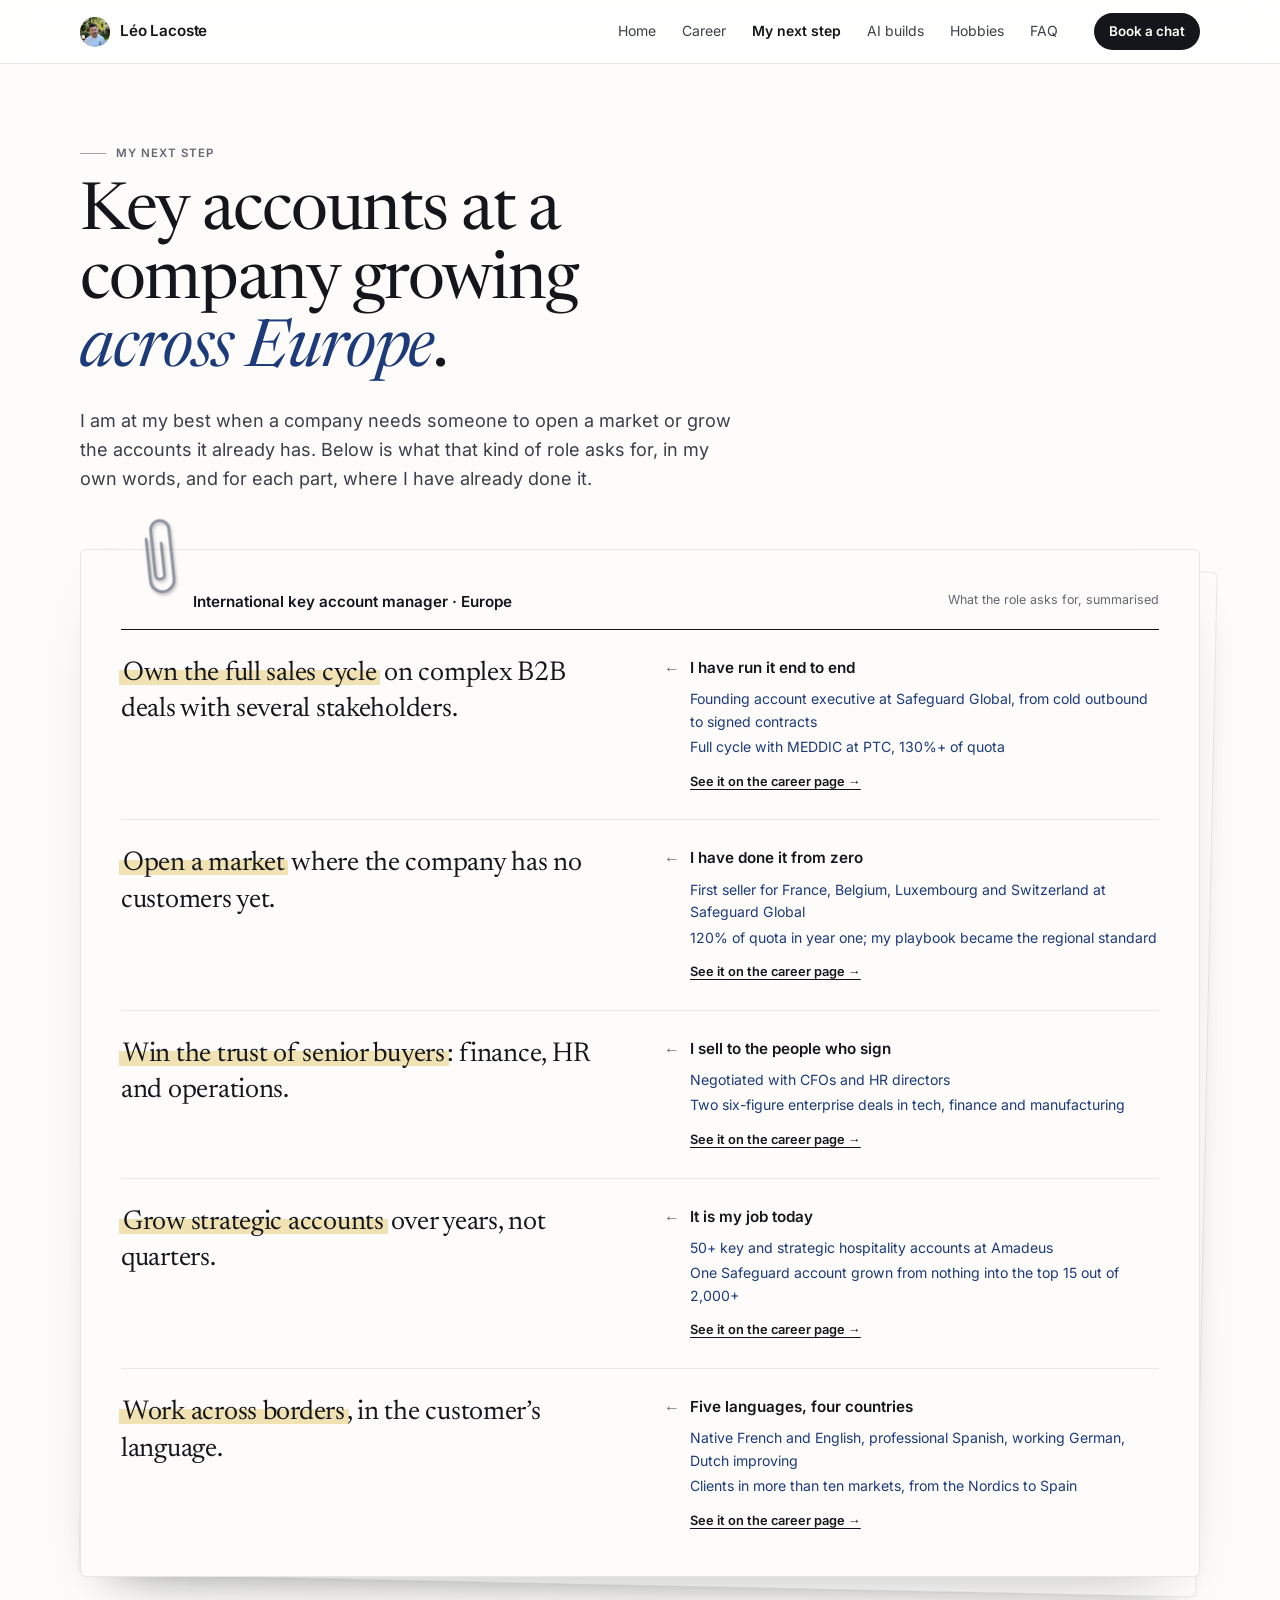
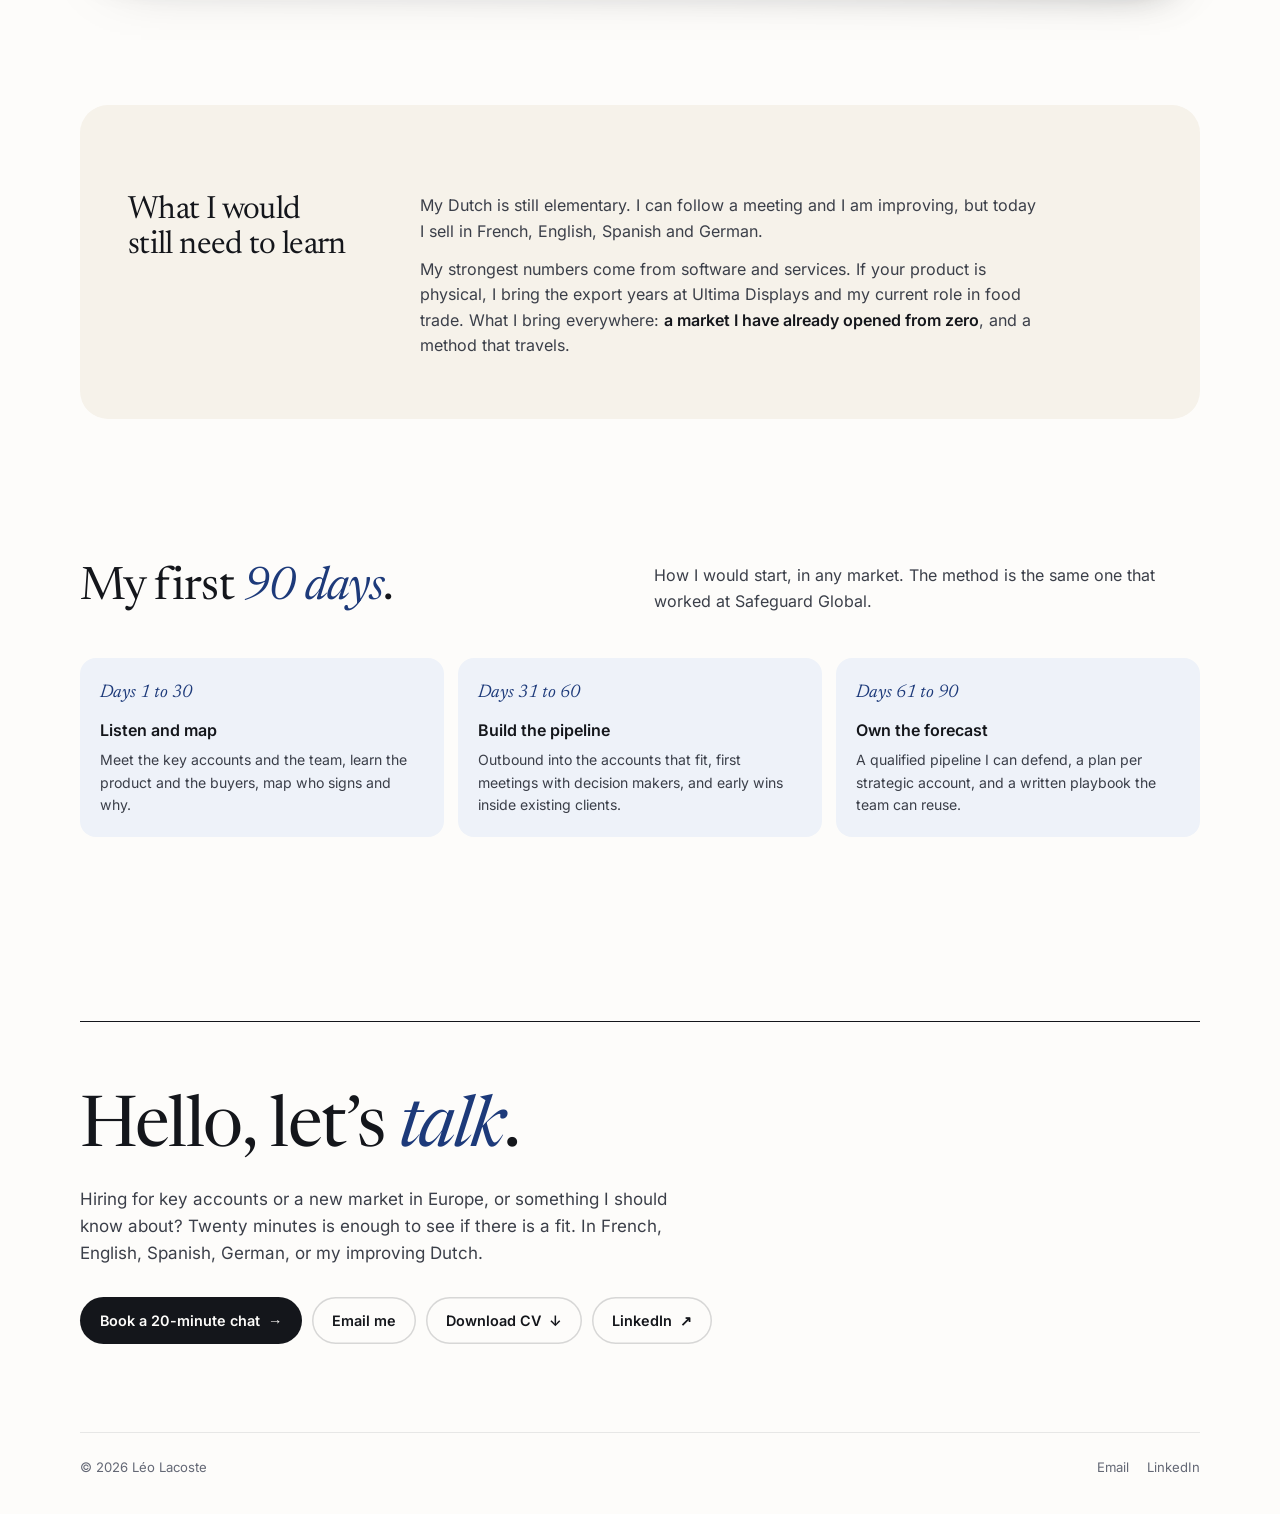
<file: my-next-step.html>
<!doctype html>
<html lang="en">
<head>
<meta charset="utf-8">
<meta name="viewport" content="width=device-width, initial-scale=1">
<title>My next step · Léo Lacoste</title>
<meta name="description" content="The role Léo Lacoste is looking for, and where he has already done each part of it.">
<meta name="robots" content="noindex, nofollow">
<meta name="theme-color" content="#ffffff">
<link rel="icon" href="img/leo-avatar.webp">
<link rel="preconnect" href="https://fonts.googleapis.com">
<link rel="preconnect" href="https://fonts.gstatic.com" crossorigin>
<link rel="stylesheet" href="https://fonts.googleapis.com/css2?family=Newsreader:ital,opsz,wght@0,6..72,400;1,6..72,400&display=swap">
<link rel="stylesheet" href="assets/style.css">
</head>
<body>
<a class="skip" href="#main">Skip to content</a>
<header class="top">
  <div class="wrap">
    <a class="brand" href="./"><img src="img/leo-avatar.webp" alt="" width="30" height="30"><span>Léo Lacoste</span></a>
    <button class="menu-btn" type="button" aria-expanded="false" aria-controls="main-nav">Menu</button>
    <nav class="nav" id="main-nav" aria-label="Main"><a href="./">Home</a><a href="career">Career</a><a href="my-next-step" aria-current="page">My next step</a><a href="ai-builds">AI builds</a><a href="hobbies">Hobbies</a><a href="faq">FAQ</a></nav>
    <a class="btn btn-dark btn-sm" href="book-a-chat">Book a chat</a>
  </div>
</header>
<main id="main">

<section class="page-head">
  <div class="wrap">
    <p class="over">My next step</p>
    <h1>Key accounts at a company growing <em>across Europe</em>.</h1>
    <p class="lead">I am at my best when a company needs someone to open a market or grow the accounts it already has. Below is what that kind of role asks for, in my own words, and for each part, where I have already done it.</p>
    <div class="ask">
      <svg class="clip" viewBox="0 0 32 92" aria-hidden="true"><path d="M19 30v34a5 5 0 0 1-10 0V15a10 10 0 0 1 20 0v55a13 13 0 0 1-26 0V24" fill="none" stroke="#8d939e" stroke-width="3" stroke-linecap="round"/></svg>
      <div class="ask-head"><b>International key account manager · Europe</b><span>What the role asks for, summarised</span></div>
      <div class="ask-row rv"><p class="q"><mark>Own the full sales cycle</mark> on complex B2B deals with several stakeholders.</p><div class="a"><b>I have run it end to end</b><ul><li>Founding account executive at Safeguard Global, from cold outbound to signed contracts</li><li>Full cycle with MEDDIC at PTC, 130%+ of quota</li></ul><a href="career#founding">See it on the career page →</a></div></div>
      <div class="ask-row rv"><p class="q"><mark>Open a market</mark> where the company has no customers yet.</p><div class="a"><b>I have done it from zero</b><ul><li>First seller for France, Belgium, Luxembourg and Switzerland at Safeguard Global</li><li>120% of quota in year one; my playbook became the regional standard</li></ul><a href="career#founding">See it on the career page →</a></div></div>
      <div class="ask-row rv"><p class="q"><mark>Win the trust of senior buyers</mark>: finance, HR and operations.</p><div class="a"><b>I sell to the people who sign</b><ul><li>Negotiated with CFOs and HR directors</li><li>Two six-figure enterprise deals in tech, finance and manufacturing</li></ul><a href="career#founding">See it on the career page →</a></div></div>
      <div class="ask-row rv"><p class="q"><mark>Grow strategic accounts</mark> over years, not quarters.</p><div class="a"><b>It is my job today</b><ul><li>50+ key and strategic hospitality accounts at Amadeus</li><li>One Safeguard account grown from nothing into the top 15 out of 2,000+</li></ul><a href="career#accounts">See it on the career page →</a></div></div>
      <div class="ask-row rv"><p class="q"><mark>Work across borders</mark>, in the customer’s language.</p><div class="a"><b>Five languages, four countries</b><ul><li>Native French and English, professional Spanish, working German, Dutch improving</li><li>Clients in more than ten markets, from the Nordics to Spain</li></ul><a href="career#skills">See it on the career page →</a></div></div>
    </div>
  </div>
</section>
<section class="sec-tight">
  <div class="wrap">
    <div class="panel t-sand rv">
      <div class="learn">
        <h2>What I would still need to learn</h2>
        <div>
          <p>My Dutch is still elementary. I can follow a meeting and I am improving, but today I sell in French, English, Spanish and German.</p>
          <p>My strongest numbers come from software and services. If your product is physical, I bring the export years at Ultima Displays and my current role in food trade. What I bring everywhere: <b>a market I have already opened from zero</b>, and a method that travels.</p>
        </div>
      </div>
    </div>
  </div>
</section>
<section class="sec-tight">
  <div class="wrap">
    <div class="split rv"><h2>My first <em>90 days</em>.</h2><p>How I would start, in any market. The method is the same one that worked at Safeguard Global.</p></div>
    <ol class="plan rv" style="padding:0">
      <li style="background:var(--tint-blue)"><span class="d">Days 1 to 30</span><b>Listen and map</b><p>Meet the key accounts and the team, learn the product and the buyers, map who signs and why.</p></li>
      <li style="background:var(--tint-blue)"><span class="d">Days 31 to 60</span><b>Build the pipeline</b><p>Outbound into the accounts that fit, first meetings with decision makers, and early wins inside existing clients.</p></li>
      <li style="background:var(--tint-blue)"><span class="d">Days 61 to 90</span><b>Own the forecast</b><p>A qualified pipeline I can defend, a plan per strategic account, and a written playbook the team can reuse.</p></li>
    </ol>
  </div>
</section>

<section class="contact" id="contact" aria-labelledby="contact-h">
  <div class="wrap">
    <div class="cbox rv">
      <h2 id="contact-h"><span class="greet" data-greet>Hello</span>, let’s <em>talk</em>.</h2>
      <p>Hiring for key accounts or a new market in Europe, or something I should know about? Twenty minutes is enough to see if there is a fit. In French, English, Spanish, German, or my improving Dutch.</p>
      <div class="cta-row">
        <a class="btn btn-dark" href="book-a-chat">Book a 20-minute chat <span class="ar">→</span></a>
        <a class="btn btn-soft" href="email">Email me</a>
        <a class="btn btn-soft" href="cv-leo-lacoste.pdf">Download CV <span class="ar">↓</span></a>
        <a class="btn btn-soft" href="https://www.linkedin.com/in/leolacoste/">LinkedIn <span class="ar">↗</span></a>
      </div>
    </div>
    <div class="foot"><span>© <span data-year>2026</span> Léo Lacoste</span><nav aria-label="Elsewhere"><a href="email">Email</a><a href="https://www.linkedin.com/in/leolacoste/">LinkedIn</a></nav></div>
  </div>
</section>
</main>
<script src="assets/site.js" defer></script>
</body>
</html>
</file>
<file: assets/style.css>
/* Hallmark · custom direction (by request) · nav: wordmark, four tabs and one action · footer: a light contact block over a link row · hero: split, headline left and photo right · (by request: modelled on the reference portfolio the client chose) · genre editorial · signature: the Europe map of markets sold into
   reference-pinned: the client asked for the reference portfolio's look, so accent italics, small uppercase section labels and arrow links stay (Floor 3, 9, 10 knowingly kept)
   critique: corporate, first-person, results-first; serif heads with one accent word, white page with tinted panels
   */
/* Hallmark · waive 24b · padding and gaps · the spacing follows the reference portfolio, not the 4px scale */
/* Léo Lacoste — shared styles. Tokens first, then layout, then components. */
@font-face { font-family: "Inter"; font-weight: 100 900; font-display: swap; src: url("../fonts/inter-latin-wght-normal.woff2") format("woff2"); }
@font-face { font-family: "Inter"; font-weight: 100 900; font-display: swap; src: url("../fonts/inter-latin-ext-wght-normal.woff2") format("woff2"); unicode-range: U+0100-024F, U+1E00-1EFF; }

:root {
  --bg: #fdfcfa;
  --ink: #14161b;
  --ink-2: #3b3f49;
  --muted: #646875;
  --line: rgba(20, 22, 27, .09);
  --line-2: rgba(20, 22, 27, .16);
  --surface: #f3f2ef;
  --navy: #1d3a7a;
  --navy-ink: #13295c;
  --navy-soft: #dfe6f5;
  --map-on: #a9badf;
  --map-off: #e8e5de;
  --gold: #f1e2b3;
  --tint-sand: #f6f2ea;
  --tint-blue: #eef2f9;
  --tint-sage: #ecf2ee;
  --sage-ink: #24473a;
  --sage-line: #a8bcb0;
  --sans: "Inter", -apple-system, BlinkMacSystemFont, "Segoe UI", Roboto, sans-serif;
  --serif: "Newsreader", "Iowan Old Style", "Palatino Linotype", Georgia, serif;
  --ease: cubic-bezier(.22, 1, .36, 1);
  --r-lg: 24px; --r-md: 16px; --r-sm: 10px;
  --wrap: 1120px;
  --head: 64px;
  color-scheme: light;
  --black: #0b0c0f;
  --black-a08: rgba(0,0,0,.08);
  --black-a4: rgba(0,0,0,.4);
  --faint: #a3a6af;
  --ink-a04: rgba(20,22,27,.04);
  --ink-a05: rgba(20,22,27,.05);
  --ink-a1: rgba(20,22,27,.1);
  --ink-a3: rgba(20,22,27,.3);
  --ink-a35: rgba(20,22,27,.35);
  --ink-a4: rgba(20,22,27,.4);
  --ink-a45: rgba(20,22,27,.45);
  --ink-a55: rgba(20,22,27,.55);
  --live: #2f9e6a;
  --live-a18: rgba(47,158,106,.18);
  --sage-a7: rgba(36,71,58,.7);
  --sage-muted: #5b6f63;
  --sage-text: #3d5548;
  --surface-hover: #e9e7e2;
  --todo: #e0b84c;
  --todo-ink: #241a00;
  --white: #fdfcfa;
  --white-a07: rgba(255,255,255,.07);
  --white-a1: rgba(255,255,255,.1);
  --white-a12: rgba(255,255,255,.12);
  --white-a22: rgba(255,255,255,.22);
  --white-a6: rgba(255,255,255,.6);
  --white-a7: rgba(255,255,255,.7);
  --white-a72: rgba(255,255,255,.72);
  --white-a86: rgba(255,255,255,.86);
  --white-a9: rgba(255,255,255,.9);
  --white-a92: rgba(255,255,255,.92);
}

*, *::before, *::after { box-sizing: border-box; }
html { overflow-x: clip; -webkit-text-size-adjust: 100%; -webkit-tap-highlight-color: transparent; scroll-padding-top: calc(var(--head) + 64px); }
body { overflow-x: clip; margin: 0; background: var(--bg); color: var(--ink); font: 400 16px/1.6 var(--sans); -webkit-font-smoothing: antialiased; text-rendering: optimizeLegibility; }
img { display: block; max-width: 100%; height: auto; }
a { color: inherit; text-underline-offset: .2em; text-decoration-thickness: 1px; }
b, strong { font-weight: 600; color: var(--ink); }
::selection { background: var(--gold); color: var(--ink); }
:focus-visible { outline: 2px solid var(--navy); outline-offset: 3px; border-radius: 6px; }
button { font: inherit; color: inherit; }
.wrap { width: min(var(--wrap), 100% - 40px); margin-inline: auto; }
.skip { position: absolute; left: -999px; top: 8px; background: var(--ink); color: var(--white); padding: 8px 14px; border-radius: 99px; z-index: 50; }
.skip:focus { left: 12px; }
.vh { position: absolute; width: 1px; height: 1px; overflow: hidden; clip: rect(0 0 0 0); white-space: nowrap; }

/* ---------- Type ---------- */
.display, h1, h2, .serif { font-family: var(--serif); font-weight: 400; letter-spacing: -.02em; text-wrap: balance; }
h1 { font-size: clamp(2.5rem, 5.4vw, 4.1rem); line-height: 1.04; margin: 0; }
h2 { font-size: clamp(2rem, 3.6vw, 2.9rem); line-height: 1.08; margin: 0; }
h3 { font-size: 1.05rem; line-height: 1.35; margin: 0; font-weight: 600; letter-spacing: -.01em; }
h1 em, h2 em, .serif em { font-style: italic; color: var(--navy); }
.lead { font-size: 1.125rem; line-height: 1.6; color: var(--ink-2); max-width: 60ch; margin: 22px 0 0; text-wrap: pretty; }
.lead b { color: var(--ink); }
.small { font-size: .875rem; color: var(--muted); }
.over { display: flex; align-items: center; gap: 10px; font-size: .72rem; font-weight: 600; letter-spacing: .09em; text-transform: uppercase; color: var(--muted); margin: 0 0 18px; }
.over::before { content: ""; width: 26px; height: 1px; background: currentColor; opacity: .6; }
.over.dot::before { width: 7px; height: 7px; border-radius: 50%; background: var(--navy); opacity: 1; }
.num { font-family: var(--serif); font-size: clamp(2.2rem, 3.4vw, 2.8rem); line-height: 1; letter-spacing: -.03em; font-variant-numeric: lining-nums tabular-nums; }

/* ---------- Header ---------- */
.top { position: sticky; top: 0; z-index: 40; height: var(--head); background: var(--white-a86); backdrop-filter: saturate(1.6) blur(14px); -webkit-backdrop-filter: saturate(1.6) blur(14px); border-bottom: 1px solid var(--line); }
.top .wrap { height: 100%; display: flex; align-items: center; gap: 24px; }
.brand { display: flex; align-items: center; gap: 10px; text-decoration: none; font-weight: 600; font-size: .95rem; letter-spacing: -.01em; white-space: nowrap; }
.brand img { width: 30px; height: 30px; border-radius: 50%; object-fit: cover; }
.nav { margin-left: auto; display: flex; gap: 2px; overflow-x: auto; scrollbar-width: none; }
.nav::-webkit-scrollbar { display: none; }
.nav a { padding: 7px 12px; border-radius: 99px; text-decoration: none; font-size: .875rem; color: var(--ink-2); white-space: nowrap; transition: background .2s, color .2s; }
.nav a:hover { background: var(--surface); color: var(--ink); }
.nav a[aria-current="page"] { color: var(--ink); font-weight: 600; }
.btn { display: inline-flex; align-items: center; gap: 8px; padding: 12px 20px; border-radius: 99px; border: 0; cursor: pointer; text-decoration: none; font-size: .9rem; font-weight: 600; white-space: nowrap; transition: transform .25s var(--ease), background .2s, box-shadow .25s; }
.btn .ar { transition: transform .3s var(--ease); }
.btn:hover .ar { transform: translateX(3px); }
.btn-dark { background: var(--ink); color: var(--white); }
.btn-dark:hover { background: var(--black); box-shadow: 0 6px 18px -8px var(--ink-a55); }
.btn-soft { background: transparent; color: var(--ink); box-shadow: inset 0 0 0 1.5px var(--line-2); }
.btn-soft:hover { box-shadow: inset 0 0 0 1.5px var(--ink); }
.btn:active, .pill:active, .track button:active, .ch:active, .time a:active { transform: scale(.98); }
.btn-sm { padding: 8px 15px; font-size: .84rem; }
.link { font-size: .9rem; font-weight: 500; color: var(--ink-2); text-decoration: underline; text-decoration-color: var(--line-2); }
.link:hover { color: var(--ink); text-decoration-color: var(--ink); }
.go { font-size: .84rem; font-weight: 600; text-decoration: none; color: var(--ink); white-space: nowrap; }
.go:hover { color: var(--navy); }
.go .ar { display: inline-block; transition: transform .3s var(--ease); }
.go:hover .ar { transform: translateX(3px); }

/* ---------- Pills ---------- */
.pills { display: flex; flex-wrap: wrap; gap: 8px; }
.pill { position: relative; display: inline-flex; align-items: center; gap: 7px; padding: 6px 12px; border-radius: 99px; border: 1px solid var(--line-2); background: var(--white); font-size: .8rem; font-weight: 500; color: var(--ink-2); white-space: nowrap; line-height: 1.3; }
button.pill { cursor: pointer; transition: background .2s, border-color .2s, color .2s, transform .2s var(--ease); }
button.pill:hover { border-color: var(--ink); color: var(--ink); }
button.pill[aria-pressed="true"] { background: var(--ink); border-color: var(--ink); color: var(--white); }
.pill .flag { width: 16px; height: 11px; border-radius: 2px; overflow: hidden; flex: none; box-shadow: 0 0 0 1px var(--black-a08); }
.pill .flag svg { width: 100%; height: 100%; display: block; }
.pill .live { width: 7px; height: 7px; border-radius: 50%; background: var(--live); box-shadow: 0 0 0 3px var(--live-a18); }
.flags { display: inline-flex; gap: 3px; }
/* tooltip on hover/focus */
.tip { position: absolute; left: 50%; bottom: calc(100% + 10px); transform: translate(-50%, 4px); background: var(--ink); color: var(--white); font-size: .78rem; font-weight: 400; line-height: 1.45; padding: 10px 12px; border-radius: 10px; width: max-content; max-width: 240px; white-space: normal; opacity: 0; pointer-events: none; transition: opacity .2s, transform .25s var(--ease); z-index: 5; box-shadow: 0 10px 30px -10px var(--black-a4); }
.tip b { color: var(--white); }
.tip::after { content: ""; position: absolute; left: 50%; top: 100%; border: 6px solid transparent; border-top-color: var(--ink); transform: translateX(-50%); }
.has-tip:hover .tip, .has-tip:focus-visible .tip, .has-tip:focus-within .tip { opacity: 1; transform: translate(-50%, 0); }
.tip dl { display: grid; grid-template-columns: auto auto; gap: 2px 14px; margin: 0; }
.tip dt { color: var(--white); } .tip dd { margin: 0; color: var(--white-a72); }

/* ---------- Hero ---------- */
.hero { padding: clamp(48px, 9vw, 104px) 0 clamp(56px, 8vw, 96px); }
.hero .wrap { display: grid; grid-template-columns: minmax(0, 1.08fr) minmax(0, .92fr); gap: clamp(32px, 5vw, 64px); align-items: center; }
.hero h1 { font-size: clamp(2.4rem, 4.6vw, 3.7rem); }
.hero h1 .hi { display: block; }
.hero .lead { margin-top: 20px; }
.hero .pills { margin-top: 24px; }
.hero .cta { display: flex; flex-wrap: wrap; align-items: center; gap: 12px 18px; margin-top: 30px; }
.photo { position: relative; aspect-ratio: 4 / 5; border-radius: var(--r-lg); overflow: hidden; background: var(--surface); box-shadow: 0 30px 60px -30px var(--ink-a35); }
.photo img { position: absolute; inset: 0; width: 100%; height: 100%; object-fit: cover; opacity: 0; transform: scale(1.04); transition: opacity 1s var(--ease), transform 6s linear; }
.photo img.on { opacity: 1; transform: scale(1); }
.photo img[hidden] { display: none; }
.photo .cap { position: absolute; left: 14px; bottom: 14px; display: inline-flex; align-items: center; gap: 8px; padding: 7px 12px; border-radius: 99px; background: var(--white-a92); backdrop-filter: blur(8px); font-size: .78rem; font-weight: 500; }
.photo .kpi { position: absolute; left: 14px; top: 14px; background: var(--white); border-radius: 14px; padding: 12px 14px; box-shadow: 0 12px 30px -14px var(--ink-a45); }
.photo .kpi .num { font-size: 1.9rem; }
.photo .kpi span { display: block; font-size: .72rem; color: var(--muted); margin-top: 4px; line-height: 1.35; }

/* ---------- Logos band ---------- */
.logos { border-block: 1px solid var(--line); padding: 22px 0; overflow: hidden; }
.logos .wrap { display: flex; align-items: center; gap: 28px; }
.logos p { margin: 0; font-size: .75rem; color: var(--muted); white-space: nowrap; }
.marquee { flex: 1; overflow: hidden; mask-image: linear-gradient(90deg, transparent, var(--black) 8%, var(--black) 92%, transparent); }
.marquee ul { display: flex; align-items: center; gap: 52px; margin: 0; padding: 0; list-style: none; width: max-content; animation: slide 38s linear infinite; }
.marquee:hover ul { animation-play-state: paused; }
.marquee li img { height: var(--h, 18px); width: auto; filter: grayscale(1); opacity: .55; transition: filter .3s, opacity .3s; }
.marquee li:hover img { filter: none; opacity: 1; }
@keyframes slide { to { transform: translateX(-50%); } }

/* ---------- Sections ---------- */
.sec { padding: clamp(64px, 10vw, 120px) 0; }
.sec-tight { padding: clamp(40px, 6vw, 72px) 0; }
.split { display: grid; grid-template-columns: minmax(0, 1fr) minmax(0, 1.1fr); gap: clamp(24px, 6vw, 80px); align-items: end; margin-bottom: 44px; }
.split p { margin: 0; color: var(--ink-2); max-width: 54ch; }
.panel { border-radius: 28px; padding: clamp(24px, 4vw, 48px); }
.t-sand { background: var(--tint-sand); } .t-blue { background: var(--tint-blue); } .t-sage { background: var(--tint-sage); }

/* short version */
.short { display: grid; grid-template-columns: 260px minmax(0, 1fr); gap: clamp(24px, 5vw, 72px); }
.short h2 { font-size: clamp(2rem, 3.2vw, 2.5rem); }
.short .aside p { color: var(--muted); font-size: .9rem; margin: 14px 0 0; max-width: 26ch; }
.rows { list-style: none; margin: 0; padding: 0; border-top: 1px solid var(--line); }
.rows li { display: grid; grid-template-columns: 110px minmax(0, 1fr); gap: 20px; padding: 20px 0; border-bottom: 1px solid var(--line); transition: background .25s; }
.rows li:hover { background: linear-gradient(90deg, transparent, var(--tint-sand) 30%, transparent); }
.rows .k { font-size: .7rem; font-weight: 600; letter-spacing: .1em; text-transform: uppercase; color: var(--muted); padding-top: 3px; }
.rows p { margin: 0; color: var(--ink); }
.rows .go { display: inline-block; margin-top: 4px; }

/* ---------- Map block ---------- */
.mapgrid { display: grid; grid-template-columns: minmax(0, 1.05fr) minmax(0, .95fr); gap: clamp(20px, 4vw, 48px); align-items: start; }
.mapcard { background: var(--white); border-radius: 20px; padding: 18px; box-shadow: 0 1px 2px var(--ink-a05), 0 20px 50px -30px var(--ink-a3); }
.mapcard .hint { display: flex; align-items: center; gap: 8px; font-size: .68rem; font-weight: 600; letter-spacing: .09em; text-transform: uppercase; color: var(--muted); margin: 2px 2px 8px; }
.mapcard .hint::before { content: ""; width: 7px; height: 7px; border-radius: 50%; background: var(--navy); }
.map { width: 100%; height: auto; display: block; }
.map .land path { fill: var(--map-off); stroke: var(--white); stroke-width: .7; transition: fill .35s var(--ease); }
.map .land path[data-c] { fill: var(--map-on); cursor: pointer; }
.map .land path[data-c]:hover, .map .land path.hl { fill: var(--navy); }
.map .route { fill: none; stroke: var(--ink); stroke-width: 1.4; stroke-dasharray: 3 4; opacity: .75; }
.map .city { cursor: pointer; }
.map .city circle.ring { fill: var(--bg); stroke: var(--ink); stroke-width: 1.6; transform-box: fill-box; transform-origin: center; transition: transform .3s var(--ease), fill .3s; }
.map .city circle.core { fill: var(--ink); }
.map .city text { font: 600 10.5px var(--sans); fill: var(--ink); paint-order: stroke; stroke: var(--white-a9); stroke-width: 3px; }
.map .city.hl circle.ring { transform: scale(1.45); fill: var(--gold); }
.map .city:focus-visible { outline: none; }
.map .city:focus-visible circle.ring { stroke: var(--navy); stroke-width: 2.4; }
.mapcard .pills { padding: 14px 2px 4px; border-top: 1px solid var(--line); margin-top: 8px; }
.mapcard .pills .pill { font-size: .76rem; padding: 5px 11px; }
.mapinfo { padding-top: 6px; min-height: 420px; }
.mapinfo .where { display: flex; align-items: center; gap: 8px; font-size: .8rem; color: var(--muted); margin: 0 0 10px; }
.mapinfo h3 { font-family: var(--serif); font-weight: 400; font-size: clamp(1.7rem, 2.6vw, 2.1rem); line-height: 1.1; letter-spacing: -.02em; }
.mapinfo p { color: var(--ink-2); margin: 14px 0 0; }
.mapinfo .stats { display: grid; grid-template-columns: repeat(2, minmax(0, 1fr)); gap: 22px 18px; margin-top: 26px; }
.mapinfo .stats span { display: block; font-size: .8rem; color: var(--muted); margin-top: 6px; line-height: 1.4; max-width: 20ch; }
.mapinfo .who { margin-top: 22px; }
.mapinfo .fade { animation: rise .5s var(--ease); }
@keyframes rise { from { opacity: 0; transform: translateY(8px); } }

/* ---------- Achievement ---------- */
.ach { display: grid; grid-template-columns: minmax(0, 1fr) minmax(0, 1fr); gap: clamp(24px, 5vw, 64px); }
.ach .meta { display: flex; align-items: center; gap: 10px; font-size: .8rem; color: var(--muted); margin-bottom: 14px; }
.ach .meta img { width: 26px; height: 26px; border-radius: 6px; }
.ach h3 { font-family: var(--serif); font-weight: 400; font-size: clamp(1.7rem, 2.6vw, 2.2rem); line-height: 1.1; letter-spacing: -.02em; }
.ach p { color: var(--ink-2); margin: 14px 0 0; }
.steps3 { list-style: none; margin: 0; padding: 0; display: grid; gap: 12px; }
.steps3 li { background: var(--white); border-radius: 16px; padding: 18px 20px; display: grid; grid-template-columns: 110px minmax(0, 1fr); gap: 14px; box-shadow: 0 1px 2px var(--ink-a04); }
.steps3 .st { font-size: .7rem; font-weight: 600; letter-spacing: .09em; text-transform: uppercase; color: var(--muted); padding-top: 3px; }
.steps3 p { margin: 0; color: var(--ink); }
.statrow { display: grid; grid-template-columns: repeat(4, minmax(0, 1fr)); gap: 18px; margin-top: 36px; padding-top: 28px; border-top: 1px solid var(--ink-a1); }
.statrow span { display: block; font-size: .8rem; color: var(--muted); margin-top: 8px; line-height: 1.4; }

/* ---------- Playbook diagram ---------- */
.play h2 { color: var(--sage-ink); }
.play h2 em { color: var(--sage-ink); }
.play .split p { color: var(--sage-text); }
.flow { background: var(--white); border-radius: 20px; padding: clamp(16px, 3vw, 28px); }
.flow-in { border: 1px dashed var(--sage-line); border-radius: 14px; padding: clamp(14px, 2.5vw, 24px); }
.flow .hint { font-size: .75rem; color: var(--sage-muted); margin: 0 0 16px; }
.track { list-style: none; margin: 0; padding: 0; display: grid; grid-template-columns: repeat(4, minmax(0, 1fr)); gap: 14px; position: relative; }
.track::before { content: ""; position: absolute; left: 6%; right: 6%; top: 27px; height: 2px; background: repeating-linear-gradient(90deg, var(--sage-line) 0 6px, transparent 6px 11px); }
.track button { position: relative; width: 100%; text-align: left; background: var(--white); border: 1.5px solid var(--sage-line); border-radius: 14px; padding: 14px; cursor: pointer; transition: border-color .25s, background .25s, transform .3s var(--ease), box-shadow .3s; }
.track button:hover { transform: translateY(-2px); }
.track button[aria-pressed="true"] { border-color: var(--sage-ink); background: var(--sage-ink); color: var(--white); box-shadow: 0 14px 28px -16px var(--sage-a7); }
.track .n { display: inline-grid; place-items: center; width: 26px; height: 26px; border-radius: 50%; background: var(--tint-sage); color: var(--sage-ink); font-size: .75rem; font-weight: 700; }
.track button[aria-pressed="true"] .n { background: var(--white); }
.track b { display: block; margin-top: 10px; font-size: .95rem; color: inherit; }
.track small { display: block; margin-top: 2px; font-size: .78rem; opacity: .75; }
.flow-out { display: grid; grid-template-columns: minmax(0, 1.3fr) minmax(0, 1fr); gap: 24px; margin-top: 22px; padding-top: 22px; border-top: 1px solid var(--line); align-items: start; }
.flow-out p { margin: 0; color: var(--ink-2); }
.proof { background: var(--tint-sage); border-radius: 14px; padding: 16px 18px; }
.proof .num { color: var(--sage-ink); font-size: 2rem; }
.proof span { display: block; margin-top: 6px; font-size: .82rem; color: var(--sage-text); }
.flow-foot { display: flex; flex-wrap: wrap; justify-content: space-between; gap: 8px; margin-top: 16px; font-size: .74rem; color: var(--sage-muted); }

/* ---------- Time picker ---------- */
.time { display: grid; grid-template-columns: repeat(3, minmax(0, 1fr)); gap: 14px; }
.time a { display: block; text-decoration: none; padding: 22px; border-radius: 18px; border: 1px solid var(--line); transition: border-color .25s, transform .3s var(--ease), box-shadow .3s; }
.time a:hover { border-color: var(--line-2); transform: translateY(-3px); box-shadow: 0 18px 36px -24px var(--ink-a4); }
.time .mins { font-family: var(--serif); font-size: 1.05rem; color: var(--navy); font-style: italic; }
.time b { display: block; margin-top: 18px; font-size: 1.05rem; }
.time p { margin: 6px 0 0; font-size: .9rem; color: var(--muted); }

/* ---------- Quotes ---------- */
.quotes { max-width: 820px; margin-inline: auto; position: relative; }
.quotes .mark { font-family: var(--serif); font-size: 4rem; line-height: .6; color: var(--navy); position: absolute; left: -48px; top: 18px; }
.quotes figure { margin: 0; display: none; }
.quotes figure.on { display: block; animation: rise .6s var(--ease); }
.quotes blockquote { margin: 0; font-family: var(--serif); font-size: clamp(1.4rem, 2.6vw, 2rem); line-height: 1.3; letter-spacing: -.01em; text-wrap: pretty; }
.quotes figcaption { margin-top: 22px; display: flex; align-items: center; gap: 12px; font-size: .88rem; color: var(--muted); }
.quotes figcaption b { display: block; color: var(--ink); }
.quotes .av { width: 38px; height: 38px; border-radius: 50%; background: var(--navy-soft); color: var(--navy-ink); display: grid; place-items: center; font-size: .75rem; font-weight: 700; }
.qnav { display: flex; gap: 8px; margin-top: 28px; }
.qnav button { position: relative; width: 44px; height: 32px; border: 0; padding: 0; background: none; cursor: pointer; }
.qnav button::before { content: ""; position: absolute; left: 0; right: 0; top: 14px; height: 4px; border-radius: 4px; background: var(--line-2); transform: scaleX(.6); transform-origin: left; transition: background-color .25s, transform .3s var(--ease); }
.qnav button[aria-pressed="true"]::before { background: var(--ink); transform: none; }

/* ---------- Contact (light, by request) ---------- */
.contact { padding: clamp(64px, 9vw, 112px) 0 0; }
.cbox { border-top: 1.5px solid var(--ink); padding: clamp(40px, 6vw, 72px) 0 clamp(48px, 7vw, 88px); }
.cbox h2 { font-size: clamp(2.6rem, 6vw, 4.4rem); line-height: 1.02; }
.cbox p { color: var(--ink-2); margin: 20px 0 0; max-width: 56ch; font-size: 1.06rem; }
.cbox .greet { display: inline-block; transition: opacity .3s, transform .3s var(--ease); }
.cbox .greet.out { opacity: 0; transform: translateY(-6px); }
.cta-row { display: flex; flex-wrap: wrap; gap: 10px; margin-top: 30px; }
.foot { display: flex; flex-wrap: wrap; justify-content: space-between; gap: 12px 24px; padding: 24px 0 36px; border-top: 1px solid var(--line); font-size: .82rem; color: var(--muted); }
.foot nav { display: flex; flex-wrap: wrap; gap: 6px 18px; }
.foot a { text-decoration: none; } .foot a:hover { color: var(--ink); }
.nf { min-height: 62vh; display: grid; align-items: center; padding: 64px 0; }
.nf h1 { max-width: 14ch; }

/* ---------- Menu button (when the tabs don't fit) ---------- */
.menu-btn { display: none; margin-left: auto; align-items: center; gap: 8px; border: 0; background: var(--surface); color: var(--ink); border-radius: 99px; padding: 8px 14px; font: 600 .84rem var(--sans); cursor: pointer; }
.menu-btn::after { content: ""; width: 12px; height: 8px; background: linear-gradient(currentColor 0 0) top/100% 1.5px no-repeat, linear-gradient(currentColor 0 0) bottom/100% 1.5px no-repeat; transition: transform .25s var(--ease); }
.top.open .menu-btn::after { transform: rotate(180deg); }

/* ---------- Career ---------- */
.chapters { position: sticky; top: var(--head); z-index: 30; background: var(--white-a9); backdrop-filter: blur(12px); -webkit-backdrop-filter: blur(12px); border-bottom: 1px solid var(--line); }
.chapters .wrap { display: flex; gap: 6px; padding: 10px 0; overflow-x: auto; scrollbar-width: none; }
.chapters .wrap::-webkit-scrollbar { display: none; }
.chapters a { display: inline-flex; align-items: center; gap: 7px; padding: 6px 12px; border-radius: 99px; background: var(--surface); font-size: .78rem; font-weight: 500; text-decoration: none; color: var(--ink-2); white-space: nowrap; transition: background .2s, color .2s; }
.chapters a::before { content: ""; width: 5px; height: 5px; border-radius: 50%; background: currentColor; opacity: .5; }
.chapters a small { font-size: .68rem; opacity: .55; }
.chapters a.on { background: var(--ink); color: var(--white); }
.chapters a.on::before { opacity: 1; }
.page-head { padding: clamp(40px, 7vw, 80px) 0 clamp(32px, 5vw, 56px); }
.page-head h1 { max-width: 15ch; }
.tl { list-style: none; padding: 0; margin: 48px 0 0; display: grid; grid-template-columns: repeat(4, minmax(0, 1fr)); gap: 18px; position: relative; }
.tl::before { content: ""; position: absolute; left: 6px; right: 0; top: 6px; height: 1px; background: var(--line-2); }
.tl li { position: relative; padding-top: 28px; }
.tl li::before { content: ""; position: absolute; left: 0; top: 0; width: 13px; height: 13px; border-radius: 50%; border: 1.5px solid var(--ink); background: var(--white); }
.tl li.now::before { background: var(--navy); border-color: var(--navy); box-shadow: 0 0 0 4px var(--navy-soft); }
.tl .yrs { font-size: .68rem; font-weight: 600; letter-spacing: .09em; text-transform: uppercase; color: var(--muted); }
.tl a { display: block; text-decoration: none; font-family: var(--serif); font-size: 1.35rem; margin-top: 6px; line-height: 1.15; }
.tl a:hover { color: var(--navy); }
.tl li.now a { color: var(--navy); }
.tl p { margin: 4px 0 0; font-size: .82rem; color: var(--muted); }
.chapter { padding: clamp(56px, 9vw, 104px) 0 0; }
.chapter h2 { font-size: clamp(2.4rem, 5.4vw, 4rem); line-height: 1.02; max-width: 16ch; }
.jobs { list-style: none; margin: 36px 0 0; padding: 0; border-top: 1px solid var(--line); }
.job { display: grid; grid-template-columns: 130px minmax(0, 1.05fr) minmax(0, 1.25fr); gap: 20px; padding: 20px 0; border-bottom: 1px solid var(--line); align-items: start; }
.job .yrs { font-size: .8rem; color: var(--muted); padding-top: 12px; }
.job .who { display: flex; gap: 14px; align-items: center; }
.job .who img { width: 46px; height: 46px; border-radius: 10px; border: 1px solid var(--line); background: var(--white); flex: none; }
.job h3 { font-size: .98rem; }
.job .co { font-size: .82rem; color: var(--muted); display: block; margin-top: 2px; }
.job .what { margin: 0; font-size: .92rem; color: var(--ink-2); padding-top: 4px; }
.job .what ul { margin: 0; padding-left: 1.05em; }
.job .what li { margin: 2px 0; }
.job .badge { display: inline-block; vertical-align: 2px; margin-left: 6px; font-size: .62rem; font-weight: 700; letter-spacing: .05em; text-transform: uppercase; padding: 2px 7px; border-radius: 99px; background: var(--navy-soft); color: var(--navy-ink); }
.facts { list-style: none; padding: 0; margin: 36px 0 0; display: grid; grid-template-columns: repeat(3, minmax(0, 1fr)); gap: 18px; }
.facts li { border-top: 1px solid var(--line-2); padding-top: 14px; }
.facts li.on { border-top-color: var(--navy); }
.facts .yrs { font-size: .68rem; font-weight: 600; letter-spacing: .09em; text-transform: uppercase; color: var(--muted); }
.facts li.on .yrs { color: var(--navy); }
.facts b { display: block; font-family: var(--serif); font-weight: 400; font-size: 1.25rem; margin-top: 6px; }
.facts p { margin: 4px 0 0; font-size: .82rem; color: var(--muted); }

/* ladder widget */
.ladder { display: grid; grid-template-columns: minmax(0, .9fr) minmax(0, 1.1fr); gap: clamp(20px, 4vw, 48px); align-items: center; margin-top: 36px; }
.ladder h3 { font-family: var(--serif); font-weight: 400; font-size: clamp(1.6rem, 2.6vw, 2.1rem); line-height: 1.1; letter-spacing: -.02em; }
.ladder > div > p { color: var(--ink-2); }
.lcard { background: var(--white); border-radius: 20px; padding: 20px; box-shadow: 0 20px 50px -30px var(--ink-a3); }
.ltabs { display: grid; grid-template-columns: repeat(2, minmax(0, 1fr)); gap: 4px; background: var(--surface); border-radius: 14px; padding: 4px; }
.ltabs button { border: 0; background: transparent; border-radius: 11px; padding: 10px 12px; text-align: left; cursor: pointer; transition: background .25s, box-shadow .25s; }
.ltabs button small { display: block; font-size: .7rem; color: var(--muted); }
.ltabs button b { font-size: .85rem; }
.ltabs button[aria-selected="true"] { background: var(--white); box-shadow: 0 1px 3px var(--ink-a1); }
.skills { display: flex; flex-wrap: wrap; gap: 7px; margin: 18px 0; }
.skills span { padding: 6px 12px; border-radius: 99px; border: 1px solid var(--line); font-size: .78rem; color: var(--faint); transition: background .35s var(--ease), color .35s, border-color .35s; }
.skills span.on { background: var(--navy); border-color: var(--navy); color: var(--white); }
.lbody { display: grid; grid-template-columns: minmax(0, 1fr) auto; gap: 20px; border-top: 1px solid var(--line); padding-top: 16px; }
.lbody h4 { margin: 0; font-size: 1rem; }
.lbody p { margin: 6px 0 0; font-size: .88rem; color: var(--ink-2); }
.lbody .num { font-size: 2rem; }
.lbody span { display: block; font-size: .74rem; color: var(--muted); max-width: 14ch; margin-top: 4px; }

/* founding panel */
.found { display: grid; grid-template-columns: minmax(0, 1fr) minmax(0, 1fr); gap: clamp(24px, 5vw, 56px); margin-top: 36px; }
.found .meta { display: flex; align-items: center; gap: 10px; font-size: .8rem; color: var(--muted); }
.found .meta img { width: 26px; height: 26px; border-radius: 6px; }
.found h3 { font-family: var(--serif); font-weight: 400; font-size: clamp(1.7rem, 2.6vw, 2.2rem); line-height: 1.1; letter-spacing: -.02em; margin-top: 14px; }
.found p { color: var(--ink-2); }
.found ul.res { list-style: none; padding: 0; margin: 0; display: grid; gap: 10px; }
.found ul.res li { background: var(--white); border-radius: 14px; padding: 14px 16px; font-size: .92rem; display: flex; gap: 12px; align-items: baseline; transition: transform .3s var(--ease); }
.found ul.res li:hover { transform: translateX(4px); }
.found ul.res li::before { content: ""; flex: none; width: 7px; height: 7px; border-radius: 50%; background: var(--navy); transform: translateY(-1px); }

/* education + languages */
.two { display: grid; grid-template-columns: minmax(0, 1fr) minmax(0, 1fr); gap: clamp(24px, 5vw, 64px); }
.two h2 { font-size: clamp(1.8rem, 3vw, 2.3rem); margin-bottom: 20px; }
.edu { list-style: none; padding: 0; margin: 0; border-top: 1px solid var(--line); }
.edu li { display: grid; grid-template-columns: 46px minmax(0, 1fr) auto; gap: 14px; align-items: center; padding: 14px 0; border-bottom: 1px solid var(--line); }
.edu img, .edu .mono { width: 46px; height: 46px; border-radius: 10px; border: 1px solid var(--line); }
.edu .mono { display: grid; place-items: center; font-size: .66rem; font-weight: 700; color: var(--ink-2); background: var(--surface); }
.edu b { display: block; font-size: .95rem; }
.edu span { font-size: .82rem; color: var(--muted); }
.langs { list-style: none; padding: 0; margin: 0; display: grid; gap: 14px; }
.langs li { display: grid; grid-template-columns: 22px 90px minmax(0, 1fr) auto; gap: 12px; align-items: center; font-size: .92rem; }
.langs .flag { width: 22px; height: 15px; border-radius: 3px; overflow: hidden; box-shadow: 0 0 0 1px var(--black-a08); }
.langs .flag svg { width: 100%; height: 100%; display: block; }
.langs .bar { height: 6px; background: var(--surface); border-radius: 6px; overflow: hidden; }
.langs .bar i { display: block; height: 100%; width: var(--w); background: var(--navy); border-radius: 6px; transform-origin: left; }
.js .langs .bar i { transform: scaleX(0); transition: transform 1.2s var(--ease); }
.js .langs.in .bar i { transform: none; }
.langs em { font-style: normal; font-size: .78rem; color: var(--muted); min-width: 120px; text-align: right; }

/* ---------- Next step ---------- */
.ask { position: relative; margin-top: 56px; border: 1px solid var(--line); border-radius: 6px; padding: clamp(20px, 4vw, 40px); box-shadow: 0 30px 60px -40px var(--ink-a35); background: var(--white); }
.ask-head { display: flex; justify-content: space-between; gap: 12px; padding-bottom: 14px; border-bottom: 1.5px solid var(--ink); font-size: .85rem; }
.ask-head b { font-size: .95rem; }
.ask-head span { color: var(--muted); font-size: .78rem; }
.ask-row { display: grid; grid-template-columns: minmax(0, 1fr) minmax(0, 1fr); gap: clamp(20px, 4vw, 48px); padding: 26px 0; border-bottom: 1px solid var(--line); }
.ask-row:last-child { border-bottom: 0; padding-bottom: 4px; }
.ask-row .q { margin: 0; font-family: var(--serif); font-size: clamp(1.35rem, 2.3vw, 1.7rem); line-height: 1.35; letter-spacing: -.01em; }
.ask-row mark { background: linear-gradient(transparent 38%, var(--gold) 38%, var(--gold) 92%, transparent 92%); color: inherit; padding: 0 4px; margin: 0 -2px; -webkit-box-decoration-break: clone; box-decoration-break: clone; transition: background-size .6s var(--ease); }
.ask-row .a { position: relative; padding-left: 26px; }
.ask-row .a::before { content: "←"; position: absolute; left: 0; top: 0; color: var(--muted); }
.ask-row .a b { display: block; font-size: .95rem; }
.ask-row .a ul { margin: 8px 0 0; padding: 0; list-style: none; font-size: .88rem; color: var(--navy); }
.ask-row .a li { margin: 3px 0; }
.ask-row .a a { display: inline-block; margin-top: 10px; font-size: .8rem; font-weight: 600; color: var(--ink); }
.learn { margin-top: 40px; display: grid; grid-template-columns: 260px minmax(0, 1fr); gap: 32px; }
.learn h2 { font-size: clamp(1.6rem, 2.6vw, 2rem); }
.learn p { margin: 0 0 12px; color: var(--ink-2); max-width: 62ch; }
.plan { list-style: none; margin: 0; padding: 0; display: grid; grid-template-columns: repeat(3, minmax(0, 1fr)); gap: 14px; }
.plan li { background: var(--white); border-radius: 16px; padding: 20px; }
.plan .d { font-family: var(--serif); font-style: italic; font-size: 1.15rem; color: var(--navy); }
.plan b { display: block; margin-top: 10px; }
.plan p { margin: 6px 0 0; font-size: .88rem; color: var(--ink-2); }

/* ---------- FAQ ---------- */
.faq { max-width: 760px; }
.faq details { border-bottom: 1px solid var(--line); }
.faq summary { list-style: none; cursor: pointer; padding: 22px 40px 22px 0; position: relative; font-family: var(--serif); font-size: clamp(1.25rem, 2vw, 1.5rem); line-height: 1.25; }
.faq summary::-webkit-details-marker { display: none; }
.faq summary::after { content: "+"; position: absolute; right: 4px; top: 20px; font-family: var(--sans); font-size: 1.3rem; color: var(--muted); transition: transform .3s var(--ease); }
.faq details[open] summary::after { transform: rotate(45deg); }
.faq details p { margin: 0 0 22px; color: var(--ink-2); max-width: 64ch; }
.press { display: inline-flex; flex-direction: column; gap: 2px; padding: 14px 18px; border-radius: 14px; border: 1px solid var(--line); text-decoration: none; margin: 0 0 22px; transition: border-color .2s; }
.press:hover { border-color: var(--ink); }
.press small { font-size: .7rem; color: var(--muted); text-transform: uppercase; letter-spacing: .08em; }

.ask::before { content: ""; position: absolute; inset: 10px -8px -10px 8px; z-index: -1; background: var(--white); border: 1px solid var(--line); border-radius: 6px; transform: rotate(1.2deg); box-shadow: 0 20px 40px -30px var(--ink-a35); }
.ask .clip { position: absolute; top: -34px; left: clamp(24px, 6vw, 64px); width: 30px; height: 84px; transform: rotate(-6deg); filter: drop-shadow(1px 2px 1.5px var(--ink-a3)); pointer-events: none; }
.ask-head { padding-left: clamp(40px, 6vw, 72px); }

.ai-teaser { display: grid; grid-template-columns: minmax(0, 1fr) auto; gap: 20px; align-items: center; }
.ai-teaser p { margin: 8px 0 0; color: var(--ink-2); max-width: 60ch; }

/* ---------- AI builds ---------- */
.page-head .statrow { margin-top: 44px; }
.os { position: relative; display: grid; grid-template-columns: minmax(0, 1fr) minmax(0, 1.15fr) minmax(0, 1fr); gap: 18px 40px; padding: clamp(20px, 3.5vw, 36px); border: 1px solid var(--line); border-radius: var(--r-lg); background: linear-gradient(var(--white), var(--white)) padding-box, radial-gradient(circle at 1px 1px, var(--line-2) 1px, transparent 1.5px) 0 0/18px 18px; box-shadow: 0 30px 60px -44px var(--ink-a35); }
.os::before { content: ""; position: absolute; inset: 0; border-radius: inherit; background: radial-gradient(circle at 1px 1px, var(--ink-a1) 1px, transparent 1.6px) 0 0/20px 20px; opacity: .6; pointer-events: none; }
.os-col { position: relative; }
.os-col ul { list-style: none; margin: 0; padding: 0; display: grid; gap: 10px; }
.os-label { font-size: .7rem; font-weight: 600; letter-spacing: .09em; text-transform: uppercase; color: var(--muted); margin: 0 0 12px; }
.os-col:not(.os-mid) .node { position: relative; }
.os .node { display: flex; align-items: center; gap: 10px; padding: 12px 14px; border-radius: 12px; border: 1px solid var(--line-2); background: var(--white); font-size: .9rem; transition: opacity .3s, border-color .3s, background .3s, transform .35s var(--ease), box-shadow .3s; }
.os.on .os-col:not(.os-mid) .node:not(.lit) { opacity: .38; }
.os .node.lit { border-color: var(--navy); background: var(--navy-soft); color: var(--navy-ink); transform: translateX(0) scale(1.02); box-shadow: 0 10px 24px -16px var(--navy); }
.os-col:first-child .node::after, .os-col:nth-child(3) .node::before { content: ""; position: absolute; top: 50%; width: 40px; height: 2px; background: repeating-linear-gradient(90deg, var(--navy) 0 5px, transparent 5px 9px); opacity: 0; transition: opacity .3s; }
.os-col:first-child .node::after { left: 100%; }
.os-col:nth-child(3) .node::before { right: 100%; }
.os .node.lit::after, .os .node.lit::before { opacity: 1; }
.os .agent { width: 100%; text-align: left; font: 500 .95rem var(--sans); color: var(--ink); cursor: pointer; padding: 15px 16px; border-width: 1.5px; }
.os .agent .dot { width: 9px; height: 9px; border-radius: 50%; background: var(--live); box-shadow: 0 0 0 4px var(--live-a18); flex: none; }
.os .agent:hover { border-color: var(--ink); }
.os .agent[aria-pressed="true"] { background: var(--ink); color: var(--white); border-color: var(--ink); box-shadow: 0 14px 28px -16px var(--ink-a55); }
.os-info { grid-column: 1 / -1; position: relative; display: grid; grid-template-columns: minmax(0, 220px) minmax(0, 1fr) auto; gap: 8px 24px; align-items: baseline; padding: 18px 20px; border-radius: 14px; background: var(--tint-blue); }
.os-info b { font-family: var(--serif); font-weight: 400; font-size: 1.35rem; }
.os-info p { margin: 0; color: var(--ink-2); font-size: .95rem; }
.os-info .gain { font-size: .78rem; font-weight: 600; color: var(--navy-ink); background: var(--white); border-radius: 99px; padding: 5px 11px; white-space: nowrap; }
.os-rule { grid-column: 1 / -1; position: relative; display: flex; align-items: center; gap: 10px; margin: 0; font-size: .85rem; color: var(--muted); }
.os-rule .lock { width: 12px; height: 10px; border-radius: 2px; background: var(--ink); position: relative; margin-top: 4px; }
.os-rule .lock::before { content: ""; position: absolute; left: 2px; top: -6px; width: 8px; height: 8px; border: 1.5px solid var(--ink); border-bottom: 0; border-radius: 5px 5px 0 0; box-sizing: border-box; }
.desk { display: grid; grid-template-columns: minmax(0, 1.35fr) minmax(0, .9fr); gap: clamp(24px, 4vw, 48px); align-items: start; }
.win { border-radius: 18px; border: 1px solid var(--line-2); background: var(--white); overflow: hidden; box-shadow: 0 40px 70px -46px var(--ink-a45); transition: transform .5s var(--ease); }
.win:hover { transform: translateY(-4px) rotate(-.3deg); }
.win-bar { display: flex; align-items: center; gap: 7px; padding: 12px 16px; background: var(--surface); border-bottom: 1px solid var(--line); }
.win-bar span { width: 10px; height: 10px; border-radius: 50%; background: var(--line-2); }
.win-bar b { margin-left: 10px; font-size: .75rem; font-weight: 500; color: var(--muted); }
.win-body { padding: clamp(18px, 3vw, 28px); }
.co-head { display: flex; flex-wrap: wrap; justify-content: space-between; align-items: end; gap: 12px; padding-bottom: 16px; border-bottom: 1px solid var(--line); }
.co-head small, .case small { font-size: .68rem; font-weight: 600; letter-spacing: .09em; text-transform: uppercase; color: var(--muted); }
.co-head h3 { font-family: var(--serif); font-weight: 400; font-size: 1.6rem; margin: 2px 0 0; }
.verdict { font-size: .78rem; font-weight: 600; background: var(--gold); color: var(--ink); padding: 6px 12px; border-radius: 99px; }
.score { list-style: none; padding: 0; margin: 14px 0; display: grid; gap: 2px; }
.score li { display: grid; grid-template-columns: 170px minmax(0, 1fr) 36px; gap: 14px; align-items: center; padding: 9px 8px; border-radius: 10px; font-size: .88rem; transition: background .2s; }
.score li:hover { background: var(--tint-sage); }
.score i { height: 8px; border-radius: 8px; background: var(--surface); position: relative; overflow: hidden; }
.score i::after { content: ""; position: absolute; inset: 0; width: var(--w); border-radius: inherit; background: var(--sage-ink); transform-origin: left; transform: scaleX(0); transition: transform 1.1s var(--ease); }
.rv.in .score i::after, .score li:hover i::after { transform: scaleX(1); }
.score b { text-align: right; font-variant-numeric: tabular-nums; }
.case { display: grid; grid-template-columns: 1fr 1fr; gap: 14px; }
.case > div { padding: 14px; border-radius: 12px; background: var(--tint-sage); }
.case > div + div { background: var(--tint-sand); }
.case p { margin: 6px 0 0; font-size: .86rem; color: var(--ink-2); line-height: 1.5; }
.how { list-style: none; margin: 0; padding: 0; display: grid; gap: 4px; }
.how li { display: grid; grid-template-columns: 40px minmax(0, 1fr); column-gap: 8px; padding: 16px 12px; border-radius: 14px; border-bottom: 1px solid var(--line); transition: background .25s, transform .35s var(--ease); }
.how li:hover { background: var(--tint-blue); transform: translateX(4px); }
.how span { grid-row: span 2; font-family: var(--serif); font-size: 1.3rem; color: var(--navy); }
.how b { font-size: 1rem; }
.how p { margin: 2px 0 0; font-size: .88rem; color: var(--ink-2); }
.fine { font-size: .75rem; color: var(--muted); margin: 16px 0 0; }

/* ---------- Hobbies ---------- */
.hob-card { display: grid; grid-template-columns: minmax(0, 1.05fr) minmax(0, 1fr); gap: clamp(24px, 5vw, 64px); align-items: center; padding: clamp(28px, 5vw, 56px) 0; border-top: 1px solid var(--line); }
.hob-card.flip .hob-photo { order: 2; }
.hob-photo { position: relative; margin: 0; border-radius: var(--r-lg); overflow: hidden; aspect-ratio: 4 / 3; background: var(--surface); box-shadow: 0 30px 60px -40px var(--ink-a45); }
.hob-photo img { width: 100%; height: 100%; object-fit: cover; transition: transform 1.2s var(--ease); }
.hob-card:hover .hob-photo img { transform: scale(1.04); }
.hob-photo figcaption { position: absolute; left: 14px; bottom: 14px; padding: 6px 12px; border-radius: 99px; background: var(--white-a92); font-size: .75rem; font-weight: 500; }
.hob-photo.chart { background: var(--white); border: 1px solid var(--line); display: grid; place-items: center; }
.hob-photo.chart figcaption { top: 14px; bottom: auto; background: var(--tint-sage); }
.hob-photo.chart svg { width: 92%; }
.hob-photo.chart .line { stroke-dasharray: 600; stroke-dashoffset: 600; transition: stroke-dashoffset 2s var(--ease); }
.hob-card.in .hob-photo.chart .line { stroke-dashoffset: 0; }
.hob-text h2 { font-size: clamp(1.9rem, 3.4vw, 2.6rem); margin: 0 0 16px; }
.hob-text > p { color: var(--ink-2); margin: 0 0 14px; }
.chips { list-style: none; padding: 0; margin: 18px 0; display: flex; flex-wrap: wrap; gap: 8px; }
.chips li { padding: 6px 12px; border-radius: 99px; border: 1px solid var(--line-2); font-size: .82rem; transition: border-color .2s, background .2s, transform .25s var(--ease); }
.chips li:hover { border-color: var(--ink); background: var(--white); transform: translateY(-2px); }
.tie { font-size: .9rem; padding: 12px 14px; border-left: 3px solid var(--gold); background: var(--tint-sand); border-radius: 0 10px 10px 0; }

/* ---------- Touch ---------- */
@media (pointer: coarse) {
  .pill, .chapters a, .chips li { min-height: 40px; }
  button.pill, .chapters a { display: inline-flex; align-items: center; }
}
a, button, .pill, summary { touch-action: manipulation; }
.btn, .nav a, .menu-btn, .agent, .pill, .qnav button, .track button, summary { -webkit-user-select: none; user-select: none; }
.menu-btn:active, .nav a:active, .agent:active { transform: scale(.97); }
@media (hover: none) {
  .win:hover, .how li:hover, .chips li:hover, .ch:hover, .hob-card:hover .hob-photo img { transform: none; }
  .how li:hover, .score li:hover, .rows li:hover { background: none; }
  .chips li:hover { border-color: var(--line-2); background: none; }
}

/* ---------- Reveal ---------- */
.js .rv { opacity: 0; transform: translateY(14px); transition: opacity .8s var(--ease), transform .8s var(--ease); }
.js .rv.in { opacity: 1; transform: none; }

/* ---------- Responsive ---------- */
@media (max-width: 1000px) {
  .menu-btn { display: inline-flex; }
  .top .wrap { position: relative; }
  .nav { display: none; position: absolute; left: -20px; right: -20px; top: var(--head); margin: 0; flex-direction: column; gap: 2px; padding: 10px 16px 16px; background: var(--bg); border-bottom: 1px solid var(--line); box-shadow: 0 24px 40px -30px var(--ink-a35); }
  .top.open .nav { display: flex; }
  .nav a { padding: 12px 14px; font-size: 1rem; border-radius: 12px; }
  .nav a[aria-current="page"] { background: var(--surface); }
}
@media (max-width: 960px) {
  .hero .wrap, .mapgrid, .ach, .split, .found, .ladder, .cbox, .two { grid-template-columns: minmax(0, 1fr); }
  .split { align-items: start; gap: 16px; }
  .photo { max-width: 540px; }
  .mapinfo { min-height: 0; }
  .statrow { grid-template-columns: repeat(2, minmax(0, 1fr)); }
  .short, .learn { grid-template-columns: minmax(0, 1fr); gap: 20px; }
  .job { grid-template-columns: minmax(0, 1fr); gap: 8px; }
  .job .yrs { padding-top: 0; }
  .track { grid-template-columns: repeat(2, minmax(0, 1fr)); }
  .track::before { display: none; }
  .flow-out { grid-template-columns: minmax(0, 1fr); }
  .tl { grid-template-columns: repeat(2, minmax(0, 1fr)); row-gap: 28px; }
  .tl::before { display: none; }
  .facts { grid-template-columns: minmax(0, 1fr); }
  .quotes .mark { position: static; display: block; margin-bottom: 14px; }
}
@media (max-width: 960px) {
  .hero { padding-top: 20px; }
  .hero .wrap { gap: 28px; }
  .hero .photo { order: -1; max-width: none; aspect-ratio: 5 / 4; }
  .hero .photo img { object-position: 50% 30%; }
}
@media (max-width: 720px) {
  .hero .photo { aspect-ratio: 4 / 3.4; border-radius: var(--r-md); }
  .photo .kpi { left: 10px; top: 10px; padding: 9px 11px; border-radius: 12px; }
  .photo .kpi .num { font-size: 1.45rem; }
  .photo .kpi span { font-size: .66rem; }
  .hero .cta .btn { flex: 1 1 auto; justify-content: center; }
  .cta-row .btn { flex: 1 1 calc(50% - 10px); justify-content: center; }
  .cta-row .btn-dark { flex-basis: 100%; }
  .foot nav a { padding: 10px 0; }
  .contact { padding-top: 48px; }
  .ask { margin-top: 44px; }
  .ask::before { inset: 8px 4px -8px 4px; transform: rotate(.8deg); }
  .ask-head { flex-direction: column; gap: 4px; padding-left: 44px; }
  .ask .clip { left: 14px; top: -30px; height: 76px; }
  .foot { align-items: center; }
  .top .wrap { gap: 12px; }
  .brand span { display: none; }
  .time, .plan { grid-template-columns: minmax(0, 1fr); }
  .ask-row { grid-template-columns: minmax(0, 1fr); gap: 14px; }
  .ai-teaser, .hob-card, .desk, .case { grid-template-columns: minmax(0, 1fr); }
  .hob-card.flip .hob-photo { order: 0; }
  .os { grid-template-columns: minmax(0, 1fr); }
  .os-col:first-child .node::after, .os-col:nth-child(3) .node::before { display: none; }
  .os-col:not(.os-mid) ul { display: flex; flex-wrap: wrap; gap: 8px; }
  .os-col:not(.os-mid) .node { padding: 8px 12px; font-size: .82rem; }
  .os-info { grid-template-columns: minmax(0, 1fr); }
  .os-info .gain { justify-self: start; }
  .score li { grid-template-columns: 130px minmax(0, 1fr) 30px; }
  .rows li { grid-template-columns: minmax(0, 1fr); gap: 6px; }
  .steps3 li { grid-template-columns: minmax(0, 1fr); gap: 4px; }
  .logos p { display: none; }
  .langs li { grid-template-columns: 22px 80px minmax(0, 1fr); }
  .langs em { grid-column: 2 / -1; text-align: left; margin-top: -8px; }
  .lbody { grid-template-columns: minmax(0, 1fr); }
  .tip { left: 0; transform: translate(0, 4px); }
  .has-tip:hover .tip, .has-tip:focus-visible .tip, .has-tip:focus-within .tip { transform: translate(0, 0); }
  .tip::after { left: 24px; }
}
@media (prefers-reduced-motion: reduce) {
  *, *::before, *::after { animation: none !important; transition: none !important; }
  .js .rv { opacity: 1; transform: none; }
}
</file>
